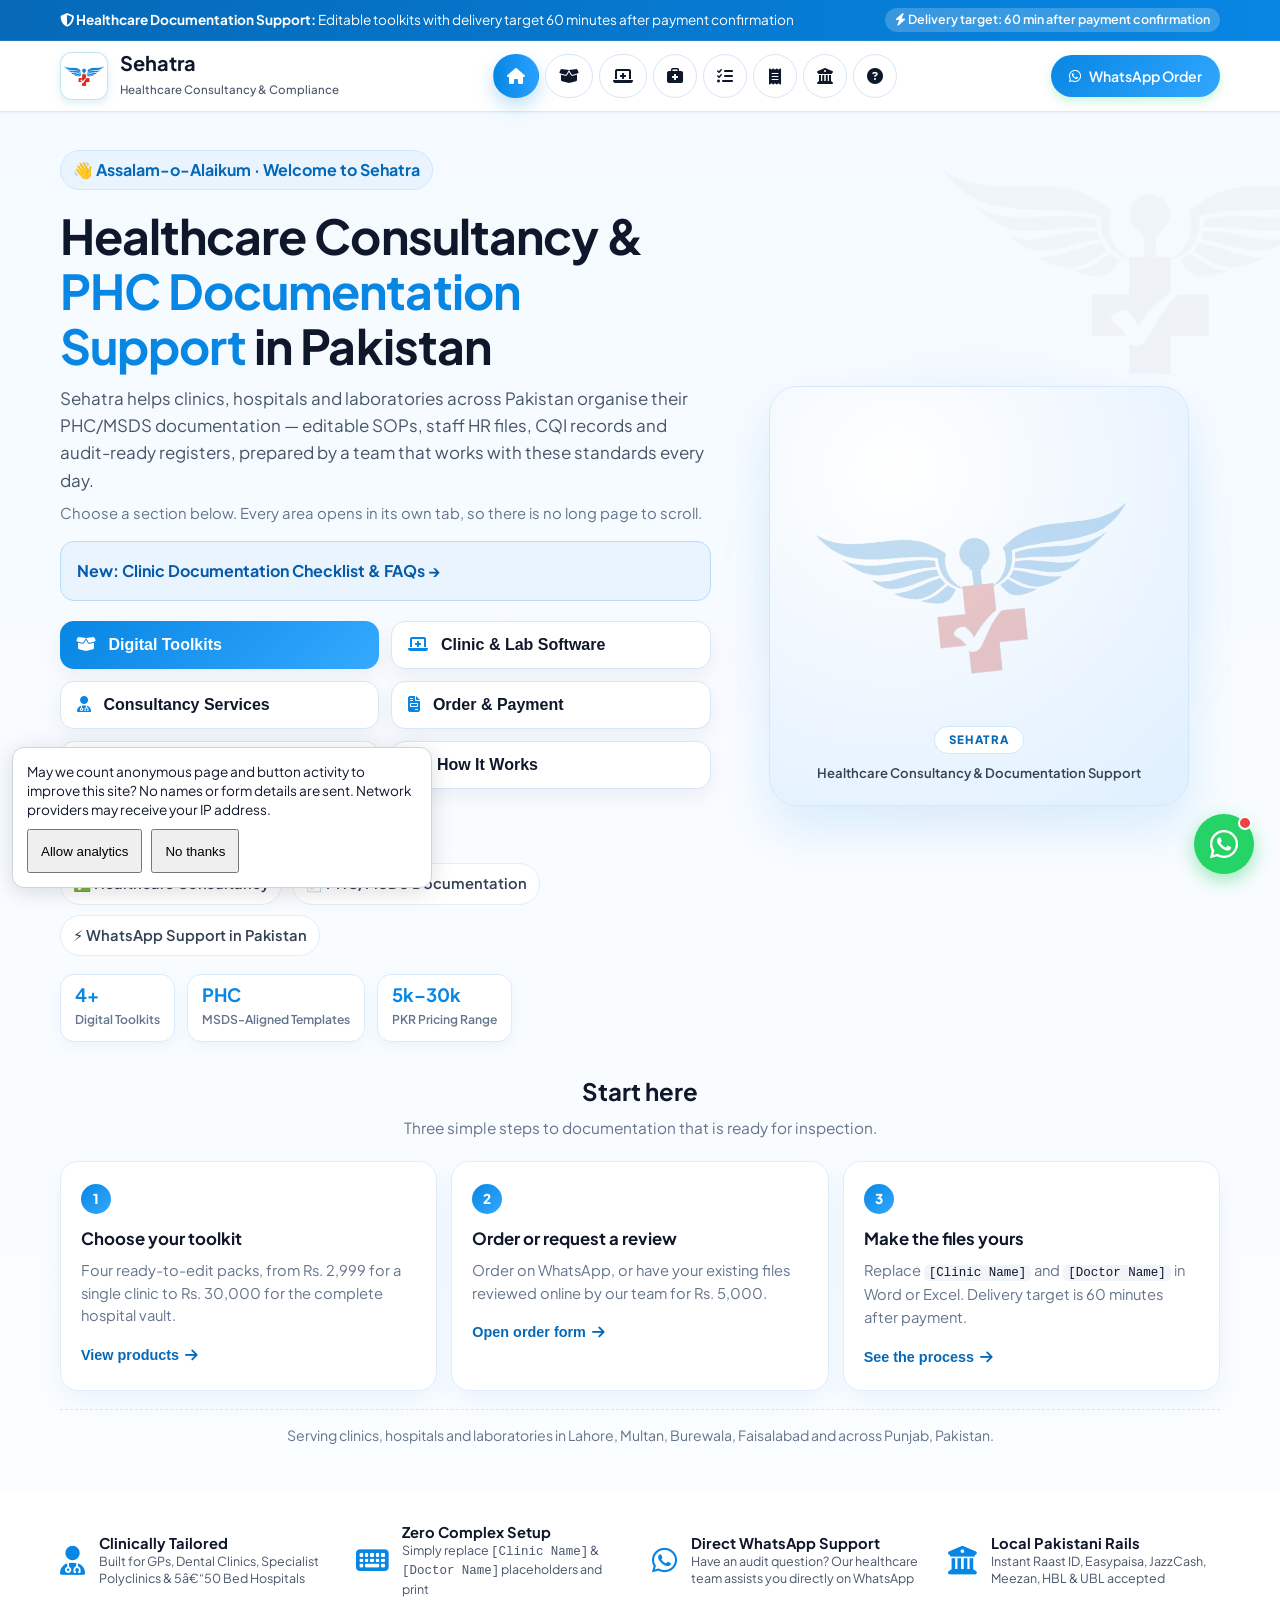
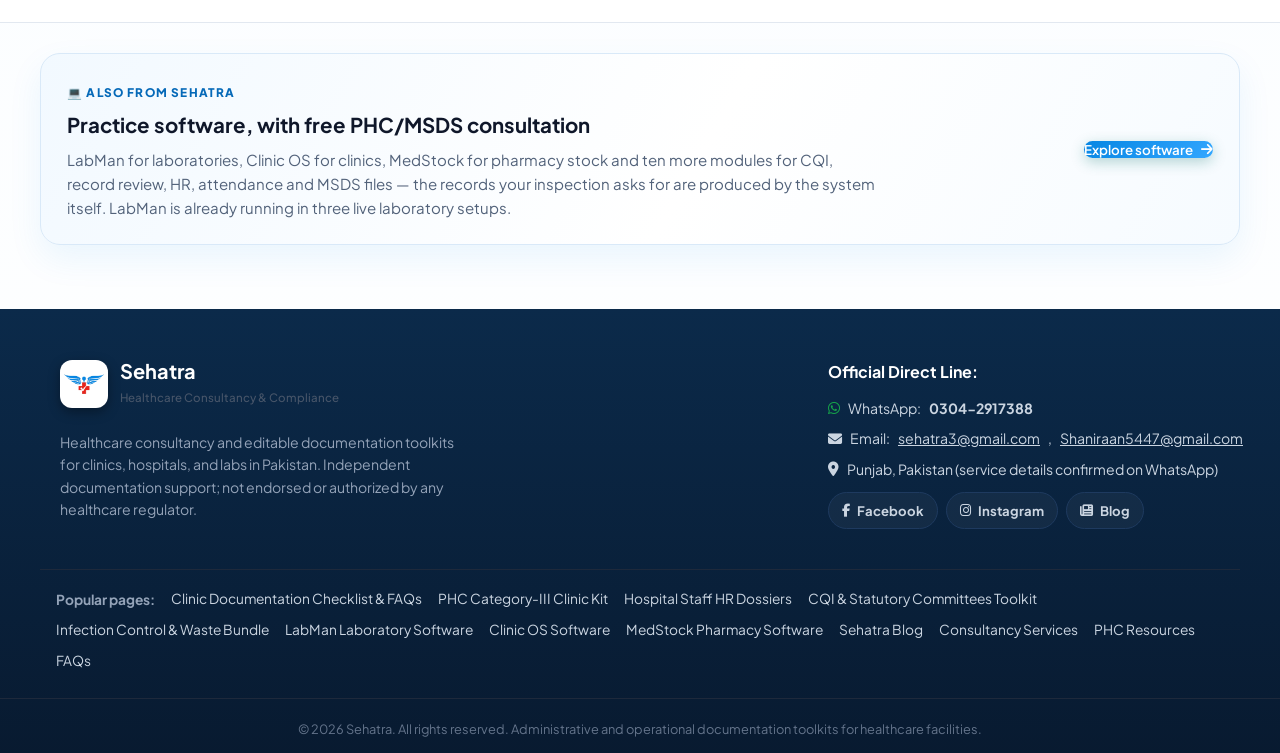
<file: index.html>
﻿<!DOCTYPE html>
<html lang="en">
<head>
    <meta charset="UTF-8">
    <meta name="viewport" content="width=device-width, initial-scale=1.0">
    <title>Sehatra | PHC Documentation, Consultancy &amp; Clinic Software</title>
    <meta name="description" content="Sehatra: PHC/MSDS documentation, audit guidance and practice software for Pakistani clinics, hospitals and labs — LabMan LIMS, Clinic OS and MedStock, with free PHC consultation.">
    <link rel="canonical" href="https://zeshanhaider1.github.io/sehatra/">
    <link rel="icon" type="image/png" href="sehatra-logo.png">
    <link rel="apple-touch-icon" href="sehatra-logo.png">
    <link rel="preconnect" href="https://cdnjs.cloudflare.com" crossorigin>

    <!-- Search Engine Optimization (SEO) Meta Tags -->
    <meta name="robots" content="index, follow, max-snippet:-1, max-image-preview:large, max-video-preview:-1">
    <meta name="keywords" content="healthcare consultancy Pakistan, healthcare consultant Punjab, hospital consultancy Pakistan, clinic consultancy, PHC documentation consultancy, PHC MSDS consultant, hospital audit guidance, healthcare compliance consultant, Sehatra, clinic documentation Pakistan, hospital HR files, CQI committee records, infection control logs, healthcare SOP templates, laboratory management software Pakistan, LIMS Pakistan, clinic management software Pakistan, pharmacy stock software, LabMan, Clinic OS">
    <meta name="author" content="Sehatra">
    <meta name="geo.region" content="PK-PB">
    <meta name="geo.placename" content="Punjab, Pakistan">

    <!-- Structured Data (JSON-LD) for Google Rich Snippets & Search Appearance -->
    <script type="application/ld+json">
    {
      "@context": "https://schema.org",
      "@graph": [
        {
          "@type": "Organization",
          "@id": "https://zeshanhaider1.github.io/sehatra/#organization",
          "name": "Sehatra",
          "url": "https://zeshanhaider1.github.io/sehatra/",
          "logo": {
            "@type": "ImageObject",
            "url": "https://zeshanhaider1.github.io/sehatra/sehatra-logo.png"
          },
          "contactPoint": {
            "@type": "ContactPoint",
            "telephone": "+92-304-2917388",
            "contactType": "customer service",
            "areaServed": "PK",
            "availableLanguage": ["English", "Urdu"]
          },
          "sameAs": [
            "https://www.facebook.com/112123161286133",
            "https://www.instagram.com/sehatra4/",
            "https://www.tiktok.com/@sehatrabyzeshanhaider"
          ]
        },
        {
          "@type": "WebSite",
          "@id": "https://zeshanhaider1.github.io/sehatra/#website",
          "url": "https://zeshanhaider1.github.io/sehatra/",
          "name": "Sehatra",
          "description": "Editable healthcare operations and documentation toolkits for clinics, hospitals and labs in Pakistan",
          "publisher": {
            "@id": "https://zeshanhaider1.github.io/sehatra/#organization"
          }
        },
        {
          "@type": "Product",
          "name": "PHC Category-III Clinic Compliance Starter Kit",
          "url": "https://zeshanhaider1.github.io/sehatra/phc-category-iii-clinic-kit.html",
          "description": "Complete operations SOP manual, 47-point audit checklist, and biomedical waste tracker for single-doctor clinics and dental practices.",
          "image": "https://zeshanhaider1.github.io/sehatra/sehatra-logo.png",
          "brand": {
            "@type": "Brand",
            "name": "Sehatra"
          },
          "offers": {
            "@type": "Offer",
            "url": "https://zeshanhaider1.github.io/sehatra/#products",
            "priceCurrency": "PKR",
            "price": "4999",
            "priceValidUntil": "2027-12-31",
            "availability": "https://schema.org/InStock",
            "seller": {
              "@id": "https://zeshanhaider1.github.io/sehatra/#organization"
            }
          }
        },
        {
          "@type": "Product",
          "name": "Clinic Infection Control & Biomedical Waste Bundle",
          "url": "https://zeshanhaider1.github.io/sehatra/infection-control-biomedical-waste-bundle.html",
          "description": "Autoclave logbooks, color-coded waste segregation registers, and needle-stick injury incident protocols.",
          "image": "https://zeshanhaider1.github.io/sehatra/sehatra-logo.png",
          "brand": {
            "@type": "Brand",
            "name": "Sehatra"
          },
          "offers": {
            "@type": "Offer",
            "url": "https://zeshanhaider1.github.io/sehatra/#products",
            "priceCurrency": "PKR",
            "price": "2999",
            "priceValidUntil": "2027-12-31",
            "availability": "https://schema.org/InStock",
            "seller": {
              "@id": "https://zeshanhaider1.github.io/sehatra/#organization"
            }
          }
        },
        {
          "@type": "Product",
          "name": "All-in-One Healthcare Operations & Hospital Accreditation Vault",
          "description": "Definitive master suite containing all 4 specialized toolkits covering every single administrative standard for clinics and hospitals.",
          "image": "https://zeshanhaider1.github.io/sehatra/sehatra-logo.png",
          "brand": {
            "@type": "Brand",
            "name": "Sehatra"
          },
          "offers": {
            "@type": "Offer",
            "url": "https://zeshanhaider1.github.io/sehatra/#products",
            "priceCurrency": "PKR",
            "price": "30000",
            "priceValidUntil": "2027-12-31",
            "availability": "https://schema.org/InStock",
            "seller": {
              "@id": "https://zeshanhaider1.github.io/sehatra/#organization"
            }
          }
        },
        {
          "@type": "Product",
          "name": "Hospital Staff HR Dossiers & Job Descriptions Pack",
          "url": "https://zeshanhaider1.github.io/sehatra/hospital-hr-dossiers.html",
          "description": "Editable staff master files, 16-cadre job descriptions, orientation manual, appraisal pack, and credentialing tracker for hospitals and clinics in Pakistan.",
          "image": "https://zeshanhaider1.github.io/sehatra/sehatra-logo.png",
          "brand": {"@type": "Brand", "name": "Sehatra"},
          "offers": {
            "@type": "Offer",
            "url": "https://zeshanhaider1.github.io/sehatra/hospital-hr-dossiers.html",
            "priceCurrency": "PKR",
            "price": "4999",
            "availability": "https://schema.org/InStock",
            "seller": {"@id": "https://zeshanhaider1.github.io/sehatra/#organization"}
          }
        },
        {
          "@type": "Product",
          "name": "Hospital CQI & Statutory Committees Toolkit",
          "url": "https://zeshanhaider1.github.io/sehatra/hospital-cqi-committees.html",
          "description": "Editable CQI notification-to-minutes sequence, KPI trackers, OTMC and HICC packs, and medical record review formats.",
          "image": "https://zeshanhaider1.github.io/sehatra/sehatra-logo.png",
          "brand": {"@type": "Brand", "name": "Sehatra"},
          "offers": {
            "@type": "Offer",
            "url": "https://zeshanhaider1.github.io/sehatra/hospital-cqi-committees.html",
            "priceCurrency": "PKR",
            "price": "6999",
            "availability": "https://schema.org/InStock",
            "seller": {"@id": "https://zeshanhaider1.github.io/sehatra/#organization"}
          }
        },
        {
          "@type": "FAQPage",
          "mainEntity": [
            {
              "@type": "Question",
              "name": "Are these templates aligned with Punjab Healthcare Commission (PHC) MSDS?",
              "acceptedAnswer": {
                "@type": "Answer",
                "text": "These templates are drafted to align with commonly referenced indicators in PHC Category-II/III MSDS and similar provincial standards. They are administrative tools to help organize documentation; inspection outcomes depend on your facility's actual implementation, records, and the regulator's review."
              }
            },
            {
              "@type": "Question",
              "name": "In what format are the files provided, and can we edit them?",
              "acceptedAnswer": {
                "@type": "Answer",
                "text": "All documents are provided in fully editable Microsoft Word (.docx) and Microsoft Excel (.xlsx) formats. Each document features clear placeholders like [Clinic Name] and [Doctor Name], allowing you to insert your clinic details, doctor registration numbers, and letterhead in minutes."
              }
            },
            {
              "@type": "Question",
              "name": "How quickly do we receive the files after payment?",
              "acceptedAnswer": {
                "@type": "Answer",
                "text": "Our delivery target is within 60 minutes after payment confirmation. Once your transfer screenshot is shared on WhatsApp, we send the Google Drive link and a compressed ZIP file. If there is any delay, we will update you on WhatsApp."
              }
            },
            {
              "@type": "Question",
              "name": "Can clinics and hospitals in Sindh (SHCC), KPK, or Islamabad (IHRA) use these toolkits?",
              "acceptedAnswer": {
                "@type": "Answer",
                "text": "Many operational areas (infection control, biomedical waste segregation, staff credentialing, and informed consent) are similar across provincial regulators such as SHCC, KP-HCC, and IHRA. However, requirements can vary by province, category, and facility type, so review and adapt the templates to your local regulator's current checklist."
              }
            },
            {
              "@type": "Question",
              "name": "Do you provide guidance if an inspector requests specific compliance registers?",
              "acceptedAnswer": {
                "@type": "Answer",
                "text": "Yes. Every kit includes a quick-start organization checklist, and our support desk is available on WhatsApp to guide you on how to fill, sign, and organize your files. We provide documentation support, not regulatory approval guarantees."
              }
            },
            {
              "@type": "Question",
              "name": "Does Sehatra provide healthcare consultancy services?",
              "acceptedAnswer": {
                "@type": "Answer",
                "text": "Yes. Sehatra provides healthcare consultancy and documentation support for clinics and hospitals in Pakistan, including Online Document Preview & Review (Rs. 5,000) and On-Visit Consultation & Audit Guidance (Rs. 15,000). Services focus on practical documentation guidance and record organization; regulatory approval is not guaranteed."
              }
            }
          ]
        },
        {
          "@type": "ProfessionalService",
          "@id": "https://zeshanhaider1.github.io/sehatra/#service",
          "name": "Sehatra Healthcare Consultancy",
          "url": "https://zeshanhaider1.github.io/sehatra/#services",
          "provider": {"@id": "https://zeshanhaider1.github.io/sehatra/#organization"},
          "areaServed": [
            {"@type": "Country", "name": "Pakistan"},
            {"@type": "AdministrativeArea", "name": "Punjab"},
            {"@type": "City", "name": "Lahore"},
            {"@type": "City", "name": "Multan"},
            {"@type": "City", "name": "Burewala"},
            {"@type": "City", "name": "Faisalabad"},
            {"@type": "City", "name": "Islamabad"}
          ],
          "telephone": "+92-304-2917388",
          "priceRange": "PKR 2,999 - PKR 30,000",
          "address": {
            "@type": "PostalAddress",
            "addressLocality": "Burewala",
            "addressRegion": "Punjab",
            "addressCountry": "PK"
          },
          "serviceType": ["Healthcare consultancy", "PHC documentation support", "Hospital audit guidance", "Clinic compliance documentation"],
          "description": "Healthcare consultancy and documentation support for clinics and hospitals in Pakistan, including online document review and on-visit audit guidance.",
          "hasOfferCatalog": {
            "@type": "OfferCatalog",
            "name": "Healthcare Consultancy Services",
            "itemListElement": [
              {
                "@type": "Offer",
                "itemOffered": {"@type": "Service", "name": "Online Document Preview & Review"},
                "price": "5000",
                "priceCurrency": "PKR"
              },
              {
                "@type": "Offer",
                "itemOffered": {"@type": "Service", "name": "On-Visit Consultation & Audit Guidance"},
                "price": "15000",
                "priceCurrency": "PKR"
              }
            ]
          }
        }
,
        {
          "@type": "BreadcrumbList",
          "@id": "https://zeshanhaider1.github.io/sehatra/#breadcrumb",
          "itemListElement": [
            {"@type": "ListItem", "position": 1, "name": "Home", "item": "https://zeshanhaider1.github.io/sehatra/"},
            {"@type": "ListItem", "position": 2, "name": "Digital Toolkits", "item": "https://zeshanhaider1.github.io/sehatra/#products"},
            {"@type": "ListItem", "position": 3, "name": "Consultancy Services", "item": "https://zeshanhaider1.github.io/sehatra/#services"},
            {"@type": "ListItem", "position": 4, "name": "Order & Payment", "item": "https://zeshanhaider1.github.io/sehatra/#order-form-section"}
          ]
        },
        {
          "@type": "HowTo",
          "@id": "https://zeshanhaider1.github.io/sehatra/#howto-order",
          "name": "How to order a Sehatra healthcare documentation toolkit",
          "description": "Order an editable PHC/MSDS documentation toolkit from Sehatra in three steps using local Pakistani payment methods.",
          "totalTime": "PT60M",
          "estimatedCost": {"@type": "MonetaryAmount", "currency": "PKR", "value": "2999"},
          "step": [
            {
              "@type": "HowToStep",
              "position": 1,
              "name": "Select toolkit and submit details",
              "text": "Choose the toolkit or consultancy service you need and send your clinic details on WhatsApp or through the online order form.",
              "url": "https://zeshanhaider1.github.io/sehatra/#products"
            },
            {
              "@type": "HowToStep",
              "position": 2,
              "name": "Transfer payment through local rails",
              "text": "Pay via Raast ID, Easypaisa, JazzCash, Meezan, HBL or UBL bank transfer, then share the payment screenshot on WhatsApp.",
              "url": "https://zeshanhaider1.github.io/sehatra/#order-form-section"
            },
            {
              "@type": "HowToStep",
              "position": 3,
              "name": "Receive editable files",
              "text": "Receive a Google Drive link and a compressed ZIP with editable Word and Excel files, with a delivery target of 60 minutes after payment confirmation.",
              "url": "https://zeshanhaider1.github.io/sehatra/#how-it-works"
            }
          ]
        }
,
        {
          "@type": "SoftwareApplication",
          "@id": "https://zeshanhaider1.github.io/sehatra/labman-lims.html#software",
          "name": "LabMan — Laboratory Management System",
          "url": "https://zeshanhaider1.github.io/sehatra/labman-lims.html",
          "description": "Laboratory information management system for Pakistani diagnostic labs: patient registration, barcoded samples, verified results, branded PDF reports, quality control, inventory, billing and audit trail.",
          "applicationCategory": "HealthApplication",
          "operatingSystem": "Windows 10, Windows 11, Linux",
          "featureList": [
            "Patient registration and MRN",
            "Barcoded sample collection and receiving",
            "Result entry, verification and critical-value alerts",
            "Branded PDF report generation",
            "Quality control with Levy-Jennings charts",
            "Inventory, purchase orders and financial reports",
            "Role-based users and audit trail"
          ],
          "publisher": {"@id": "https://zeshanhaider1.github.io/sehatra/#organization"}
        },
        {
          "@type": "SoftwareApplication",
          "@id": "https://zeshanhaider1.github.io/sehatra/clinic-os.html#software",
          "name": "Clinic OS — Clinic and OPD Management",
          "url": "https://zeshanhaider1.github.io/sehatra/clinic-os.html",
          "description": "Clinic management software for Pakistani OPDs: reception and appointments, patient registration, invoicing, staff attendance and doctor panels, with English and Urdu interface and offline operation.",
          "applicationCategory": "HealthApplication",
          "operatingSystem": "Windows 10, Windows 11",
          "featureList": [
            "Reception queue and appointment scheduling",
            "Patient registration with unique IDs",
            "Invoicing, discounts and daily income summary",
            "Staff attendance and salary records",
            "Doctor panels and OPD load",
            "Offline operation with backup and restore",
            "English and Urdu interface"
          ],
          "publisher": {"@id": "https://zeshanhaider1.github.io/sehatra/#organization"}
        },
        {
          "@type": "SoftwareApplication",
          "@id": "https://zeshanhaider1.github.io/sehatra/medstock-pharmacy-stock.html#software",
          "name": "MedStock — Pharmacy and Store Stock Control",
          "url": "https://zeshanhaider1.github.io/sehatra/medstock-pharmacy-stock.html",
          "description": "Pharmacy and hospital store stock software for Pakistan: batch and expiry tracking, supplier records, issue records, stock value dashboard and printable stock reports for inspection.",
          "applicationCategory": "BusinessApplication",
          "operatingSystem": "Windows 10, Windows 11",
          "featureList": [
            "Batch and expiry-aware stock register",
            "Supplier records",
            "Issue records for pharmacy and wards",
            "Stock value and movement dashboard",
            "Printable stock reports"
          ],
          "publisher": {"@id": "https://zeshanhaider1.github.io/sehatra/#organization"}
        }
      ]
    }
    </script>
    
    <!-- Open Graph / Facebook -->
    <meta property="og:type" content="website">
    <meta property="og:site_name" content="Sehatra">
    <meta property="og:title" content="Sehatra - Healthcare Consultancy &amp; PHC Documentation Services in Pakistan">
    <meta property="og:description" content="Healthcare consultancy in Pakistan: online document review, on-visit audit guidance, and editable PHC/MSDS documentation toolkits for clinics, hospitals &amp; labs.">
    <meta property="og:url" content="https://zeshanhaider1.github.io/sehatra/">
    <meta property="og:locale" content="en_PK">
    <meta property="og:image" content="https://zeshanhaider1.github.io/sehatra/og-image.png">
    <meta property="og:image:secure_url" content="https://zeshanhaider1.github.io/sehatra/og-image.png">
    <meta property="og:image:type" content="image/png">
    <meta property="og:image:width" content="1200">
    <meta property="og:image:height" content="630">
    <meta property="og:image:alt" content="Sehatra — healthcare consultancy and PHC documentation support in Pakistan">
    
    <!-- Twitter -->
    <meta name="twitter:card" content="summary_large_image">
    <meta name="twitter:title" content="Sehatra - Healthcare Consultancy &amp; Documentation Services in Pakistan">
    <meta name="twitter:description" content="Healthcare consultancy in Pakistan: document review, on-visit audit guidance, and editable PHC/MSDS toolkits for clinics &amp; hospitals.">
    <meta name="twitter:image" content="https://zeshanhaider1.github.io/sehatra/og-image.png">
    <meta name="twitter:image:alt" content="Sehatra — healthcare consultancy and PHC documentation support in Pakistan">
    
    <!-- Google Fonts -->
    <link rel="preconnect" href="https://fonts.googleapis.com">
    <link rel="preconnect" href="https://fonts.gstatic.com" crossorigin>
    <link href="https://fonts.googleapis.com/css2?family=Plus+Jakarta+Sans:wght@400;500;600;700;800&display=swap" rel="stylesheet">
    
    <!-- FontAwesome Icons -->
    <link rel="stylesheet" href="https://cdnjs.cloudflare.com/ajax/libs/font-awesome/6.4.0/css/all.min.css">
    <link rel="stylesheet" href="styles.css">
    
    <style>
        .order-policy {
            list-style: none;
            margin: 1.25rem 0 0;
            padding: 1rem 1.1rem;
            border: 1px solid #d8e6e2;
            border-radius: 12px;
            background: #f4fbf9;
            font-size: .86rem;
            line-height: 1.55;
            color: #2c4a44;
        }
        .order-policy li {
            display: flex;
            gap: .55rem;
            align-items: flex-start;
            margin: 0 0 .5rem;
        }
        .order-policy li:last-child { margin-bottom: 0; }
        .order-policy i { color: #0f9b8e; margin-top: .2rem; }
        .hp-field {
            position: absolute !important;
            left: -9999px !important;
            width: 1px;
            height: 1px;
            opacity: 0;
            pointer-events: none;
        }
        .order-id-line {
            margin: .9rem 0 0;
            font-size: .8rem;
            letter-spacing: .04em;
            text-transform: uppercase;
            color: #5b7a74;
        }
        .order-id-line strong { color: #0f766e; letter-spacing: .02em; }
    </style>
    <meta name="theme-color" content="#0786E3">
</head>
<body>

    <!-- TOP ANNOUNCEMENT BAR -->
    <div class="top-bar">
        <div class="container top-bar-content">
            <span><i class="fa-solid fa-shield-halved"></i> <strong>Healthcare Documentation Support:</strong> Editable toolkits with delivery target 60 minutes after payment confirmation</span>
            <span class="delivery-badge"><i class="fa-solid fa-bolt"></i> Delivery target: 60 min after payment confirmation</span>
        </div>
    </div>

    <!-- NAVIGATION -->
    <nav class="navbar">
        <div class="container nav-container">
            <a href="#" class="brand">
                <div class="brand-logo-wrap">
                    <img src="sehatra-logo.png" alt="Sehatra Logo" class="brand-logo-img">
                </div>
                <div class="brand-text">
                    <span class="brand-title">Sehatra</span>
                    <span class="brand-sub">Healthcare Consultancy &amp; Compliance</span>
                </div>
            </a>
            <div class="nav-links tab-nav" role="tablist" aria-label="Site sections">
                    <button class="tab-link active" data-tab="home" role="tab" aria-label="Home" aria-selected="true"><i class="fa-solid fa-house"></i><span class="tab-label">Home</span></button>
                    <button class="tab-link" data-tab="products" role="tab" aria-label="Products" aria-selected="false"><i class="fa-solid fa-box-open"></i><span class="tab-label">Products</span></button>
                <button class="tab-link" data-tab="software" role="tab" aria-label="Software" aria-selected="false"><i class="fa-solid fa-laptop-medical"></i><span class="tab-label">Software</span></button>
                    <button class="tab-link" data-tab="services" role="tab" aria-label="Services" aria-selected="false"><i class="fa-solid fa-briefcase-medical"></i><span class="tab-label">Services</span></button>
                    <button class="tab-link" data-tab="how" role="tab" aria-label="How It Works" aria-selected="false"><i class="fa-solid fa-list-check"></i><span class="tab-label">How It Works</span></button>
                    <button class="tab-link" data-tab="order" role="tab" aria-label="Order and Payment" aria-selected="false"><i class="fa-solid fa-receipt"></i><span class="tab-label">Order &amp; Payment</span></button>
                    <button class="tab-link" data-tab="phc" role="tab" aria-label="PHC Resources" aria-selected="false"><i class="fa-solid fa-building-columns"></i><span class="tab-label">PHC Resources</span></button>
                    <button class="tab-link" data-tab="faq" role="tab" aria-label="FAQs" aria-selected="false"><i class="fa-solid fa-circle-question"></i><span class="tab-label">FAQs</span></button>
                </div>
            <div class="nav-cta">
                <a href="https://wa.me/923042917388?text=Hello%20Sehatra%2C%20I%20would%20like%20to%20order%20the%20PHC%20compliance%20toolkit." target="_blank" class="btn btn-wa-nav"><i class="fa-brands fa-whatsapp"></i> <span class="wa-label">WhatsApp Order</span></a>
            </div>
        </div>
    </nav>



<main class="app-main">

    <!-- WELCOME DASHBOARD -->
    <section id="home-panel" class="tab-panel active" data-panel="home">
      <div class="welcome-dashboard"><img src="sehatra-logo.png" alt="" aria-hidden="true" class="welcome-bg-watermark" loading="lazy" decoding="async">
        <div class="container">
          <div class="welcome-grid">
            <div class="welcome-copy reveal in-view">
              <span class="welcome-kicker">👋 Assalam-o-Alaikum &middot; Welcome to Sehatra</span>
              <h1>Healthcare Consultancy &amp; <span class="brand-accent">PHC Documentation Support</span> in Pakistan</h1>
              <p class="welcome-lead">Sehatra helps clinics, hospitals and laboratories across Pakistan organise their PHC/MSDS documentation &mdash; editable SOPs, staff HR files, CQI records and audit-ready registers, prepared by a team that works with these standards every day.</p>
              <p class="welcome-note">Choose a section below. Every area opens in its own tab, so there is no long page to scroll.</p>
              <a href="phc-clinic-documentation-checklist.html" style="display:block;background:#eaf4ff;border:1px solid #b8dcfa;border-radius:14px;padding:16px;margin:16px 0;color:#075caa;font-weight:700;text-decoration:none">New: Clinic Documentation Checklist &amp; FAQs →</a>
              <div class="dashboard-actions">
                <button class="dash-btn primary" data-tab="products"><i class="fa-solid fa-box-open"></i> Digital Toolkits</button>
                <button class="dash-btn" data-tab="software"><i class="fa-solid fa-laptop-medical"></i> Clinic &amp; Lab Software</button>
                <button class="dash-btn" data-tab="services"><i class="fa-solid fa-user-doctor"></i> Consultancy Services</button>
                <button class="dash-btn" data-tab="order"><i class="fa-solid fa-file-invoice"></i> Order &amp; Payment</button>
                <button class="dash-btn" data-tab="phc"><i class="fa-solid fa-building-columns"></i> PHC Resources</button>
                <button class="dash-btn" data-tab="how"><i class="fa-solid fa-list-check"></i> How It Works</button>
                <button class="dash-btn" data-tab="faq"><i class="fa-solid fa-circle-question"></i> FAQs</button>
              </div>
              <div class="welcome-highlights">
                <span>✅ Healthcare Consultancy</span>
                <span>📄 PHC/MSDS Documentation</span>
                <span>⚡ WhatsApp Support in Pakistan</span>
              </div>
              <div class="welcome-stats">
                <div class="stat"><strong>4+</strong><span>Digital Toolkits</span></div>
                <div class="stat"><strong>PHC</strong><span>MSDS-Aligned Templates</span></div>
                <div class="stat"><strong>5k&ndash;30k</strong><span>PKR Pricing Range</span></div>
              </div>
            </div>
            <div class="welcome-watermark reveal in-view">
              <div class="watermark-frame">
                <span class="wm-spark wm-spark-1" aria-hidden="true"></span>
                <span class="wm-spark wm-spark-2" aria-hidden="true"></span>
                <span class="wm-spark wm-spark-3" aria-hidden="true"></span>
                <img src="sehatra-logo.png" alt="Sehatra healthcare consultancy logo" class="watermark-logo" loading="lazy" decoding="async">
                <div class="watermark-caption">
                  <span class="watermark-pill">SEHATRA</span>
                  <p>Healthcare Consultancy &amp; Documentation Support</p>
                </div>
              </div>
            </div>
          </div>

          <!-- WELCOME QUICK START -->
          <div class="welcome-steps reveal in-view">
            <div class="welcome-steps-head">
              <h2>Start here</h2>
              <p>Three simple steps to documentation that is ready for inspection.</p>
            </div>
            <div class="ws-grid">
              <article class="ws-card">
                <span class="ws-num">1</span>
                <h3>Choose your toolkit</h3>
                <p>Four ready-to-edit packs, from Rs. 2,999 for a single clinic to Rs. 30,000 for the complete hospital vault.</p>
                <button class="ws-link" data-switch-tab data-tab="products">View products <i class="fa-solid fa-arrow-right"></i></button>
              </article>
              <article class="ws-card">
                <span class="ws-num">2</span>
                <h3>Order or request a review</h3>
                <p>Order on WhatsApp, or have your existing files reviewed online by our team for Rs. 5,000.</p>
                <button class="ws-link" data-switch-tab data-tab="order">Open order form <i class="fa-solid fa-arrow-right"></i></button>
              </article>
              <article class="ws-card">
                <span class="ws-num">3</span>
                <h3>Make the files yours</h3>
                <p>Replace <code>[Clinic Name]</code> and <code>[Doctor Name]</code> in Word or Excel. Delivery target is 60 minutes after payment.</p>
                <button class="ws-link" data-switch-tab data-tab="how">See the process <i class="fa-solid fa-arrow-right"></i></button>
              </article>
            </div>
            <p class="welcome-areas">Serving clinics, hospitals and laboratories in Lahore, Multan, Burewala, Faisalabad and across Punjab, Pakistan.</p>
          </div>
        </div>
      </div>
          <!-- TRUST STRIP -->
    <section class="trust-strip">
        <div class="container trust-grid">
            <div class="trust-box reveal">
                <i class="fa-solid fa-user-doctor"></i>
                <div>
                    <h4>Clinically Tailored</h4>
                    <p>Built for GPs, Dental Clinics, Specialist Polyclinics &amp; 5â€“50 Bed Hospitals</p>
                </div>
            </div>
            <div class="trust-box reveal">
                <i class="fa-solid fa-keyboard"></i>
                <div>
                    <h4>Zero Complex Setup</h4>
                    <p>Simply replace <code>[Clinic Name]</code> &amp; <code>[Doctor Name]</code> placeholders and print</p>
                </div>
            </div>
            <div class="trust-box reveal">
                <i class="fa-brands fa-whatsapp text-green"></i>
                <div>
                    <h4>Direct WhatsApp Support</h4>
                    <p>Have an audit question? Our healthcare team assists you directly on WhatsApp</p>
                </div>
            </div>
            <div class="trust-box reveal">
                <i class="fa-solid fa-building-columns"></i>
                <div>
                    <h4>Local Pakistani Rails</h4>
                    <p>Instant Raast ID, Easypaisa, JazzCash, Meezan, HBL &amp; UBL accepted</p>
                </div>
            </div>
        </div>
    </section>



    <!-- SOFTWARE TEASER -->
    <section class="sw-teaser">
      <div class="container sw-teaser-inner">
        <div class="sw-teaser-copy">
          <span class="sw-teaser-tag">💻 Also from Sehatra</span>
          <h2>Practice software, with free PHC/MSDS consultation</h2>
          <p>LabMan for laboratories, Clinic OS for clinics, MedStock for pharmacy stock and ten more modules for CQI, record review, HR, attendance and MSDS files — the records your inspection asks for are produced by the system itself. LabMan is already running in three live laboratory setups.</p>
        </div>
        <button class="btn btn-primary sw-teaser-btn" data-switch-tab data-tab="software">Explore software <i class="fa-solid fa-arrow-right"></i></button>
      </div>
    </section>
    </section>

<section id="software-panel" class="tab-panel" data-panel="software">
    <!-- SOFTWARE SECTION -->
    <section id="software" class="software-section">
        <div class="container">
            <div class="section-header text-center reveal">
                <span class="section-tag">💻 Clinic &amp; Laboratory Software</span>
                <h2 class="section-title">Software That Produces Your Registers, Not Just Stores Them</h2>
                <p class="section-desc">Sehatra builds and supports the software behind the paperwork — patient records, laboratory reports, pharmacy stock and staff registers generated, verified and archived inside the system, so your team never rebuilds them the night before an inspection.</p>
            </div>

            <div class="sw-grid">

                <article class="sw-card reveal">
                    <div class="sw-top">
                        <span class="sw-pill">Laboratory Information System</span>
                        <h3>LabMan <span class="sw-name-sub">LIMS</span></h3>
                        <p class="sw-lead">A complete laboratory system that runs on an ordinary Windows PC or your clinic network — patients, test catalog, barcoded samples, verified results, branded PDF reports and a full audit trail.</p>
                    </div>
                    <ul class="sw-list">
                        <li><i class="fa-solid fa-check"></i> Patient registration with MRN and referring doctor</li>
                        <li><i class="fa-solid fa-check"></i> Barcoded sample collection, receiving and rejection log</li>
                        <li><i class="fa-solid fa-check"></i> Result entry, pathologist verification and critical-value alerts</li>
                        <li><i class="fa-solid fa-check"></i> Branded PDF reports with lab logo, watermark and delivery tracking</li>
                        <li><i class="fa-solid fa-check"></i> Quality control with Levy–Jennings charts, analyser and calibration records</li>
                        <li><i class="fa-solid fa-check"></i> Inventory, purchase orders, expenses, daily cash and profit &amp; loss</li>
                        <li><i class="fa-solid fa-check"></i> Role-based users, audit trail and turnaround-time monitoring</li>
                    </ul>
                    <p class="sw-proof"><i class="fa-solid fa-circle-check"></i> Running in three live laboratory setups today.</p>
                    <div class="sw-actions">
                        <a class="btn btn-primary" href="labman-lims.html">LabMan details</a>
                        <a class="btn btn-outline-card" href="https://wa.me/923042917388?text=Hello%20Sehatra%2C%20I%20would%20like%20a%20demo%20of%20LabMan%20laboratory%20software." target="_blank" rel="noopener"><i class="fa-brands fa-whatsapp"></i> Book a demo</a>
                    </div>
                </article>

                <article class="sw-card reveal">
                    <div class="sw-top">
                        <span class="sw-pill">Clinic &amp; OPD Management</span>
                        <h3>Clinic OS</h3>
                        <p class="sw-lead">Reception, appointments, patient registration, billing, staff attendance and doctor panels on one screen — fast enough for a busy OPD and simple enough for staff with no computer background.</p>
                    </div>
                    <ul class="sw-list">
                        <li><i class="fa-solid fa-check"></i> Reception queue, check-in and appointment scheduling</li>
                        <li><i class="fa-solid fa-check"></i> Patient registration with unique IDs and visit history</li>
                        <li><i class="fa-solid fa-check"></i> Invoicing with discounts and a daily income summary</li>
                        <li><i class="fa-solid fa-check"></i> Staff attendance, duty and salary records</li>
                        <li><i class="fa-solid fa-check"></i> Doctor panels, specialisations and OPD load</li>
                        <li><i class="fa-solid fa-check"></i> Works offline on one PC or across the clinic network</li>
                        <li><i class="fa-solid fa-check"></i> English and Urdu interface, one-click backup and restore</li>
                    </ul>
                    <p class="sw-proof"><i class="fa-solid fa-circle-check"></i> Built for single-doctor clinics through to multi-doctor polyclinics.</p>
                    <div class="sw-actions">
                        <a class="btn btn-primary" href="clinic-os.html">Clinic OS details</a>
                        <a class="btn btn-outline-card" href="https://wa.me/923042917388?text=Hello%20Sehatra%2C%20I%20would%20like%20a%20demo%20of%20Clinic%20OS%20clinic%20software." target="_blank" rel="noopener"><i class="fa-brands fa-whatsapp"></i> Book a demo</a>
                    </div>
                </article>

                <article class="sw-card reveal">
                    <div class="sw-top">
                        <span class="sw-pill">Pharmacy &amp; Store Stock</span>
                        <h3>MedStock</h3>
                        <p class="sw-lead">A stock register that knows what is on the shelf, what is expiring and what has to be reordered — the pharmacy and store evidence an inspection asks for, without a paper register.</p>
                    </div>
                    <ul class="sw-list">
                        <li><i class="fa-solid fa-check"></i> Batch and expiry-aware stock register</li>
                        <li><i class="fa-solid fa-check"></i> Supplier records and purchase entries</li>
                        <li><i class="fa-solid fa-check"></i> Issue records for pharmacy counter, OPD and wards</li>
                        <li><i class="fa-solid fa-check"></i> Stock value and movement dashboard</li>
                        <li><i class="fa-solid fa-check"></i> Printable and exportable stock reports for inspection</li>
                        <li><i class="fa-solid fa-check"></i> Runs on a single PC with no server required</li>
                    </ul>
                    <p class="sw-proof"><i class="fa-solid fa-circle-check"></i> Suits hospital stores, pharmacies and clinic dispensaries.</p>
                    <div class="sw-actions">
                        <a class="btn btn-primary" href="medstock-pharmacy-stock.html">MedStock details</a>
                        <a class="btn btn-outline-card" href="https://wa.me/923042917388?text=Hello%20Sehatra%2C%20I%20would%20like%20a%20demo%20of%20MedStock%20pharmacy%20stock%20software." target="_blank" rel="noopener"><i class="fa-brands fa-whatsapp"></i> Book a demo</a>
                    </div>
                </article>

            </div>

            <!-- MORE MODULES -->
            <div class="sw-more reveal">
                <div class="sw-more-head">
                    <h3>The rest of the Sehatra software suite</h3>
                    <p>Built for the records a healthcare facility actually keeps — installed, configured and staff-trained by our team, with the facility's size and inspection file in mind.</p>
                </div>
                <div class="sw-more-grid">
                    <article class="sw-mini">
                        <h4><i class="fa-solid fa-chart-line"></i> CQI Committee System</h4>
                        <p>CQI notification, monitoring format, monitoring report, minutes of meeting and attendance sheet generated from one place.</p>
                    </article>
                    <article class="sw-mini">
                        <h4><i class="fa-solid fa-folder-open"></i> Medical Record Review System</h4>
                        <p>Record review notifications, checking formats, deficiency reports and committee minutes, kept as a dated file instead of loose papers.</p>
                    </article>
                    <article class="sw-mini">
                        <h4><i class="fa-solid fa-clipboard-check"></i> MSDS Compliance File System</h4>
                        <p>Standard-wise evidence, document status and progress dashboards for a PHC/MSDS compliance file that is always ready to show.</p>
                    </article>
                    <article class="sw-mini">
                        <h4><i class="fa-solid fa-user-shield"></i> Staff Compliance &amp; Training Tracker</h4>
                        <p>Training matrix with due dates and a completion dashboard, so staff compliance records never go stale.</p>
                    </article>
                    <article class="sw-mini">
                        <h4><i class="fa-solid fa-building"></i> Hospital Management System</h4>
                        <p>Admissions, bed and ward status, OPD and IPD billing, and discharge paperwork in one hospital-wide system.</p>
                    </article>
                    <article class="sw-mini">
                        <h4><i class="fa-solid fa-file-invoice-dollar"></i> Medical Billing &amp; Invoicing</h4>
                        <p>Service invoices, receipts and daily collection summaries for a billing counter that has to reconcile every evening.</p>
                    </article>
                    <article class="sw-mini">
                        <h4><i class="fa-solid fa-qrcode"></i> QR Attendance System</h4>
                        <p>QR-based staff attendance that records arrival and departure, with monthly summaries ready for the HR file.</p>
                    </article>
                    <article class="sw-mini">
                        <h4><i class="fa-solid fa-id-card"></i> Staff ID Badge Generator</h4>
                        <p>Bulk staff ID cards with designation, department, photo and validity — laid out and print-ready in minutes.</p>
                    </article>
                    <article class="sw-mini">
                        <h4><i class="fa-solid fa-user-tie"></i> Appraisal Generator</h4>
                        <p>Appraisal policy, staff hierarchy and generated appraisal forms per employee, signed and filed with the HR dossier.</p>
                    </article>
                    <article class="sw-mini">
                        <h4><i class="fa-solid fa-users-gear"></i> HR File Generator</h4>
                        <p>Produces the full staff file set — appointment letter, joining report, job description and appraisal — from one staff list.</p>
                    </article>
                </div>
                <p class="sw-more-note">Every module is set up around your existing registers and formats. Tell us which records your facility struggles with and we will show the matching module in a short WhatsApp demo.</p>
            </div>

            <div class="sw-free reveal">
                <div class="sw-free-badge">Free</div>
                <div class="sw-free-text">
                    <h3>Free PHC/MSDS consultation with LabMan and Clinic OS</h3>
                    <p>Every LabMan, Clinic OS or suite installation includes a free PHC/MSDS documentation consultation from our team — register formats, record retention, staff files, CQI notes and the records an inspection asks for. We configure the software around those requirements, and the consultation is not charged separately.</p>
                </div>
                <a class="btn btn-wa-card" href="https://wa.me/923042917388?text=Hello%20Sehatra%2C%20I%20would%20like%20details%20of%20the%20free%20PHC%2FMSDS%20consultation%20with%20LabMan%20or%20Clinic%20OS." target="_blank" rel="noopener"><i class="fa-brands fa-whatsapp"></i> Ask about it</a>
            </div>

            <p class="sw-note">More guides, official forms and project updates are published on the <a href="https://sehatraofficial.blogspot.com/" target="_blank" rel="noopener">Sehatra blog</a>. Software pricing is quoted per facility — by users, branches and modules — with installation, staff training and existing-data import included. Sehatra software is independent and is not affiliated with, or endorsed by, the Punjab Healthcare Commission.</p>
        </div>
    </section>
</section>

<section id="products-panel" class="tab-panel" data-panel="products">    <!-- PRODUCTS SECTION -->
    <section id="products" class="products-section">
        <div class="container">
            <div class="section-header text-center reveal">
                <span class="section-tag">📦 Compliance &amp; Operations Toolkits</span>
                <h2 class="section-title">Select the Perfect Toolkit for Your Medical Facility</h2>
                <p class="section-desc">All templates are provided in unlocked Microsoft Word (.docx) and Excel (.xlsx) formats so you can adapt them to your clinic branding, doctor credentials, and letterhead. Official approval depends on each facility's implementation and the regulator's review.</p>
            </div>

            <div class="products-grid">

                <!-- PRODUCT 1 (HERO) -->
                <div class="product-card featured-border reveal">
                    <div class="popular-ribbon">Most Popular</div>
                    <div class="card-top">
                        <span class="category-pill">For GP Clinics, Polyclinics &amp; Dental OPDs</span>
                        <h3 class="product-name"><a href="phc-category-iii-clinic-kit.html">PHC Category-III Clinic Compliance Starter Kit</a></h3>
                        <p class="product-summary">Editable Word SOPs and an MSDS self-audit checklist for GP and family physician clinics in Punjab.</p>
                        <div class="pricing-block">
                            <span class="current-price">Rs. 4,999</span>
                            <span class="old-price">Rs. 15,000</span>
                            <span class="discount-badge">SAVE 66%</span>
                        </div>
                    </div>
                    <div class="deliverables-list">
                        <h4>Included Master Deliverables:</h4>
                        <ul>
                            <li><i class="fa-solid fa-check text-green"></i> <strong>Complete SOPs Manual:</strong> 18 Standards Category-III Operations SOP (.docx)</li>
                            <li><i class="fa-solid fa-check text-green"></i> <strong>Inspection Checklist:</strong> 47-Point MSDS Readiness Self-Audit Tool (.docx)</li>
                            <li><i class="fa-solid fa-check text-green"></i> <strong>MSDS Compliance Matrix:</strong> Standard-wise evidence &amp; document tracker (.docx)</li>
                            <li><i class="fa-solid fa-check text-green"></i> <strong>Weekly Clinic Scorecard:</strong> Hygiene, sterilization, and OPD scorecard (.docx)</li>
                            <li><i class="fa-solid fa-check text-green"></i> <strong>Infection Control &amp; Waste:</strong> Daily biomedical waste disposal register (.docx)</li>
                            <li><i class="fa-solid fa-check text-green"></i> <strong>Bilingual Patient Charter:</strong> Print-ready Patient Rights &amp; Responsibilities (.pdf)</li>
                        </ul>
                    </div>
                    <div class="card-actions">
                        <a href="https://wa.me/923042917388?text=Hello%20Sehatra%2C%20I%20want%20to%20order%20Product%201%20(PHC%20Category-III%20Clinic%20Kit%20-%20Rs.%204%2C999)." target="_blank" class="btn btn-wa-card">
                            <i class="fa-brands fa-whatsapp"></i> Order via WhatsApp (Rs. 4,999)
                        </a>
                        <button onclick="selectProductInForm('Product 1: PHC Category-III Clinic Kit (Rs. 4,999)')" class="btn btn-outline-card">
                            <i class="fa-solid fa-list-check"></i> Fill Order Form
                        </button>
                    </div>
                </div>

                <!-- PRODUCT 4 (TRIPWIRE / ENTRY) -->
                <div class="product-card reveal">
                    <div class="card-top">
                        <span class="category-pill">IPC &amp; Lab Safety Standards</span>
                        <h3 class="product-name"><a href="infection-control-biomedical-waste-bundle.html">Clinic Infection Control &amp; Biomedical Waste Bundle</a></h3>
                        <p class="product-summary">Autoclave logs, color-coded waste segregation registers, and needle-stick injury protocols required on day one of any inspection.</p>
                        <div class="pricing-block">
                            <span class="current-price">Rs. 2,999</span>
                            <span class="old-price">Rs. 8,000</span>
                            <span class="discount-badge">SAVE 62%</span>
                        </div>
                    </div>
                    <div class="deliverables-list">
                        <h4>Included Master Deliverables:</h4>
                        <ul>
                            <li><i class="fa-solid fa-check text-green"></i> <strong>Daily Biomedical Waste Logbook:</strong> Yellow/Red/White bag tracking (.docx)</li>
                            <li><i class="fa-solid fa-check text-green"></i> <strong>CSSD Autoclave Logbook:</strong> Sterilization cycle validation &amp; temperature register (.docx)</li>
                            <li><i class="fa-solid fa-check text-green"></i> <strong>CSSD Breakdown Register:</strong> Autoclave failure and recall protocol (.docx)</li>
                            <li><i class="fa-solid fa-check text-green"></i> <strong>Needle Stick Injury (NSI) Logbook:</strong> Incident investigation report &amp; PEP protocol (.docx)</li>
                            <li><i class="fa-solid fa-check text-green"></i> <strong>Weekly Sanitation Sheet:</strong> Clinic disinfection &amp; deep cleaning format (.docx)</li>
                            <li><i class="fa-solid fa-check text-green"></i> <strong>Sterilization Protocol Poster:</strong> Print-ready autoclave guidelines (.pdf)</li>
                        </ul>
                    </div>
                    <div class="card-actions">
                        <a href="https://wa.me/923042917388?text=Hello%20Sehatra%2C%20I%20want%20to%20order%20Product%204%20(Infection%20Control%20%26%20Waste%20Bundle%20-%20Rs.%202%2C999)." target="_blank" class="btn btn-wa-card">
                            <i class="fa-brands fa-whatsapp"></i> Order via WhatsApp (Rs. 2,999)
                        </a>
                        <button onclick="selectProductInForm('Product 4: Infection Control & Waste Bundle (Rs. 2,999)')" class="btn btn-outline-card">
                            <i class="fa-solid fa-list-check"></i> Fill Order Form
                        </button>
                    </div>
                </div>

                <!-- PRODUCT 2 (HR DOSSIERS) -->
                <div class="product-card reveal">
                    <div class="card-top">
                        <span class="category-pill">For 5â€“50 Bed Hospitals &amp; Daycare Centers</span>
                        <h3 class="product-name"><a href="hospital-hr-dossiers.html">Hospital Staff Complete HR Dossiers &amp; Job Descriptions Pack</a></h3>
                        <p class="product-summary">Comprehensive personal compliance files, formal appointment letters, and signed job descriptions covering all 16 clinical and administrative cadres.</p>
                        <div class="pricing-block">
                            <span class="current-price">Rs. 4,999</span>
                            <span class="old-price">Rs. 14,000</span>
                            <span class="discount-badge">SAVE 64%</span>
                        </div>
                    </div>
                    <div class="deliverables-list">
                        <h4>Included Master Deliverables:</h4>
                        <ul>
                            <li><i class="fa-solid fa-check text-green"></i> <strong>Staff Master File Template:</strong> Appointment letter, health form, 14-point checklist (.docx)</li>
                            <li><i class="fa-solid fa-check text-green"></i> <strong>16-Cadre Job Descriptions:</strong> Clinical &amp; Admin roles with signature sign-off sheets (.docx)</li>
                            <li><i class="fa-solid fa-check text-green"></i> <strong>Staff Orientation Manual:</strong> Hospital safety, patient privacy &amp; code of conduct (.docx)</li>
                            <li><i class="fa-solid fa-check text-green"></i> <strong>Performance Appraisal Pack:</strong> Annual evaluation scorecards + Master Appraisal Register (.docx)</li>
                            <li><i class="fa-solid fa-check text-green"></i> <strong>Urdu Job Descriptions:</strong> Vernacular responsibility sheets for janitorial &amp; security staff (.docx)</li>
                            <li><i class="fa-solid fa-check text-green"></i> <strong>Staff Master Roster:</strong> Complete institutional credentialing and verification tracker (.docx)</li>
                        </ul>
                    </div>
                    <div class="card-actions">
                        <a href="https://wa.me/923042917388?text=Hello%20Sehatra%2C%20I%20want%20to%20order%20Product%202%20(Hospital%20Staff%20HR%20Dossier%20Pack%20-%20Rs.%204%2C999)." target="_blank" class="btn btn-wa-card">
                            <i class="fa-brands fa-whatsapp"></i> Order via WhatsApp (Rs. 4,999)
                        </a>
                        <button onclick="selectProductInForm('Product 2: Hospital Staff HR Dossier Pack (Rs. 4,999)')" class="btn btn-outline-card">
                            <i class="fa-solid fa-list-check"></i> Fill Order Form
                        </button>
                    </div>
                </div>

                <!-- PRODUCT 3 (COMMITTEES & CQI) -->
                <div class="product-card reveal">
                    <div class="card-top">
                        <span class="category-pill">For Secondary Hospitals &amp; Surgical Centers</span>
                        <h3 class="product-name"><a href="hospital-cqi-committees.html">Hospital Statutory Audit &amp; Committees Toolkit (CQI, OTMC, HICC)</a></h3>
                        <p class="product-summary">Continuous Quality Improvement (CQI), OT Committee, and Medical Record Review quarterly meetings, TORs, and measurable KPI trackers.</p>
                        <div class="pricing-block">
                            <span class="current-price">Rs. 6,999</span>
                            <span class="old-price">Rs. 18,000</span>
                            <span class="discount-badge">SAVE 61%</span>
                        </div>
                    </div>
                    <div class="deliverables-list">
                        <h4>Included Master Deliverables:</h4>
                        <ul>
                            <li><i class="fa-solid fa-check text-green"></i> <strong>CQI 5-Document Sequence:</strong> Notification, Attendance, Monitoring Tool, Report &amp; Minutes (.docx)</li>
                            <li><i class="fa-solid fa-check text-green"></i> <strong>6 Clinical KPI Domains:</strong> Adverse drug events, critical lab notifications &amp; surgical audits (.docx)</li>
                            <li><i class="fa-solid fa-check text-green"></i> <strong>OTMC Master Pack:</strong> Operation Theatre Management Committee SOPs &amp; Minutes (.docx)</li>
                            <li><i class="fa-solid fa-check text-green"></i> <strong>HICC Master Pack:</strong> Hospital Infection Control Committee TORs &amp; surveillance (.docx)</li>
                            <li><i class="fa-solid fa-check text-green"></i> <strong>Medical Record Review Suite:</strong> Case sampling sheet, 10% IPD clinical audit &amp; report (.docx)</li>
                        </ul>
                    </div>
                    <div class="card-actions">
                        <a href="https://wa.me/923042917388?text=Hello%20Sehatra%2C%20I%20want%20to%20order%20Product%203%20(Hospital%20Statutory%20Committees%20Toolkit%20-%20Rs.%206%2C999)." target="_blank" class="btn btn-wa-card">
                            <i class="fa-brands fa-whatsapp"></i> Order via WhatsApp (Rs. 6,999)
                        </a>
                        <button onclick="selectProductInForm('Product 3: Hospital Statutory Committees Toolkit (Rs. 6,999)')" class="btn btn-outline-card">
                            <i class="fa-solid fa-list-check"></i> Fill Order Form
                        </button>
                    </div>
                </div>

            </div>

            <!-- MASTER BUNDLE CALLOUT (HIGH AOV) -->
            <div class="master-bundle-card reveal">
                <div class="master-badge">ðŸ”¥ BEST VALUE â€” COMPLETE ACCREDITATION VAULT</div>
                <div class="master-grid">
                    <div class="master-info">
                        <h3>All-in-One Healthcare Operations &amp; Hospital Accreditation Vault</h3>
                        <p class="master-desc">The definitive master suite containing all four (4) specialized toolkits in a single, comprehensive vault. Whether you operate a private clinic or manage a 50-bed secondary hospital, this covers every single administrative and regulatory standard.</p>
                        <div class="bundle-perks">
                            <span><i class="fa-solid fa-circle-check text-green"></i> Product 1: Category-III Clinic Compliance Kit</span>
                            <span><i class="fa-solid fa-circle-check text-green"></i> Product 2: Complete Staff HR Dossiers &amp; JDs Pack</span>
                            <span><i class="fa-solid fa-circle-check text-green"></i> Product 3: Statutory Committees Audit &amp; CQI Pack</span>
                            <span><i class="fa-solid fa-circle-check text-green"></i> Product 4: Infection Control &amp; Waste Management Bundle</span>
                            <span><i class="fa-solid fa-circle-check text-green"></i> <strong>BONUS:</strong> Quick-Start Inspection Guide + 30 Days WhatsApp Query Support</span>
                        </div>
                    </div>
                    <div class="master-pricing-box">
                        <div class="master-cost">
                            <span class="price-val">Rs. 30,000</span>
                        </div>
                        <p class="cost-note">One-time payment &bull; Lifetime access &bull; Editable digital files; regulatory changes may require your review</p>
                        <a href="https://wa.me/923042917388?text=Hello%20Sehatra%2C%20I%20want%20to%20order%20the%20COMPLETE%20MASTER%20ACCREDITATION%20VAULT%20(Rs.%2030%2C000)." target="_blank" class="btn btn-master-wa">
                            <i class="fa-brands fa-whatsapp"></i> Order Master Vault (Rs. 30,000)
                        </a>
                        <button onclick="selectProductInForm('Complete Master Accreditation Vault (All 4 Products) - Rs. 30,000')" class="btn btn-master-form">
                            <i class="fa-solid fa-bolt"></i> Order via Website Form
                        </button>
                    </div>
                </div>
            </div>

        </div>
    </section>


    <!-- DOCUMENTATION AREAS (SEO TOPIC LINKS) -->
    <section id="documentation-areas" class="products-section" style="background:#f7fbfa;">
        <div class="container">
            <div class="section-header text-center reveal">
                <span class="section-tag">🗂️ Documentation Areas</span>
                <h2 class="section-title">Find Templates by Facility Need</h2>
                <p class="section-desc">Browse editable documentation for PHC-aligned clinic files, hospital HR records, quality committee evidence, and infection control registers.</p>
            </div>
            <div class="products-grid">
                <div class="product-card reveal">
                    <h3 class="product-name"><a href="phc-category-iii-clinic-kit.html">PHC Category-III Clinic Documentation</a></h3>
                    <p class="product-summary">SOP manual, 47-point MSDS self-audit checklist, evidence tracker, and patient charter for GP and family physician clinics in Punjab.</p>
                </div>
                <div class="product-card reveal">
                    <h3 class="product-name"><a href="hospital-hr-dossiers.html">Hospital HR Files &amp; Job Descriptions</a></h3>
                    <p class="product-summary">Staff master files, 16-cadre job descriptions, orientation manual, appraisal pack, and credentialing tracker.</p>
                </div>
                <div class="product-card reveal">
                    <h3 class="product-name"><a href="hospital-cqi-committees.html">CQI &amp; Statutory Committee Records</a></h3>
                    <p class="product-summary">Notification-to-minutes CQI sequence, KPI trackers, OTMC and HICC packs, and medical record review formats.</p>
                </div>
                <div class="product-card reveal">
                    <h3 class="product-name"><a href="infection-control-biomedical-waste-bundle.html">Infection Control &amp; Waste Registers</a></h3>
                    <p class="product-summary">Biomedical waste logbook, autoclave sterilization log, CSSD breakdown register, needle-stick log, and sanitation sheet.</p>
                </div>
            </div>
        </div>
    </section>


    <!-- COMPARISON SECTION -->
    <section id="comparison" class="comparison-section">
        <div class="container">
            <div class="section-header text-center reveal">
                <span class="section-tag">⚖️ Value Comparison</span>
                <h2 class="section-title">Traditional Physical Consultant vs. Sehatra Digital Toolkit</h2>
                <p class="section-desc">Compare traditional high-fee advisory visits with our instant, verified digital compliance suite:</p>
            </div>
            <p class="comparison-scroll-hint">↔ Table ko side mein scroll karein</p>
                        <div class="comparison-table-wrapper">
                <table class="comparison-table">
                    <thead>
                        <tr>
                            <th>Features &amp; Standards</th>
                            <th>Traditional Physical Consultant</th>
                            <th class="highlight-col">Sehatra Digital Toolkit</th>
                        </tr>
                    </thead>
                    <tbody>
                        <tr>
                            <td><strong>Total Financial Investment</strong></td>
                            <td class="text-red font-bold">Often higher / varies by scope (verify locally)</td>
                            <td class="highlight-col text-green font-bold">Rs. 2,999 – Rs. 30,000 (One-Time)</td>
                        </tr>
                        <tr>
                            <td><strong>Turnaround &amp; Setup Time</strong></td>
                            <td>3 to 6 Weeks (Multiple physical visits)</td>
                            <td class="highlight-col font-bold">Delivery target: within 60 minutes after payment confirmation</td>
                        </tr>
                        <tr>
                            <td><strong>Document Ownership &amp; Customization</strong></td>
                            <td>Locked PDFs or consultant-retained rights</td>
                            <td class="highlight-col font-bold">100% Unlocked, Editable Word &amp; Excel Files</td>
                        </tr>
                        <tr>
                            <td><strong>PHC MSDS Compliance Accuracy</strong></td>
                            <td>Subjective and varies by individual visit</td>
                            <td class="highlight-col font-bold">Audit-Proven, real-world verified PHC formats</td>
                        </tr>
                        <tr>
                            <td><strong>Payment Friction</strong></td>
                            <td>Substantial cash advances / cheque demands</td>
                            <td class="highlight-col font-bold">Instant Raast ID, Easypaisa, JazzCash &amp; Bank</td>
                        </tr>
                    </tbody>
                </table>
            </div>
        </div>
    </section>

</section>
<section id="services-panel" class="tab-panel" data-panel="services">    <!-- SERVICES SECTION -->
    <section id="services" class="services-section">
        <div class="container">
            <div class="section-header text-center reveal">
                <span class="section-tag">🛠️ Professional Services</span>
                <h2 class="section-title">Consultation &amp; Support Services</h2>
                <p class="section-desc">Sehatra ki <strong>healthcare consultancy services</strong> mein online document review, on-visit audit guidance aur practical documentation support shamil hai — clinics aur hospitals ke liye. Neeche services dekhein. ✨</p>
            </div>
            <div class="services-grid">
                <div class="service-card reveal">
                    <div class="service-icon-wrap"><i class="fa-solid fa-file-magnifying-glass"></i></div>
                    <div class="service-emoji">📄</div>
                    <h3>Online Document Preview &amp; Review</h3>
                    <p>Apne maujooda healthcare documents online share karein. Hum preview/review karke gaps, missing records aur improvement points clearly batate hain — taake aap sahi direction mein tayyari kar sakein.</p>
                    <ul class="service-list">
                        <li><i class="fa-solid fa-check text-green"></i> Online review (WhatsApp/Drive)</li>
                        <li><i class="fa-solid fa-check text-green"></i> Missing documents ki guidance</li>
                        <li><i class="fa-solid fa-check text-green"></i> Practical next-step suggestions</li>
                    </ul>
                    <div class="service-price-row">
                        <span class="service-fee-label">Fee</span>
                        <span class="service-price">Rs. 5,000</span>
                    </div>
                    <a href="https://wa.me/923042917388?text=Hello%20Sehatra%2C%20I%20want%20to%20book%20Online%20Document%20Preview%20%26%20Review%20service%20(Rs.%205%2C000)." target="_blank" class="btn btn-wa-card btn-service"><i class="fa-brands fa-whatsapp"></i> Book Online Review</a>
                </div>

                <div class="service-card service-featured reveal">
                    <div class="popular-ribbon service-ribbon">⭐ Recommended</div>
                    <div class="service-icon-wrap"><i class="fa-solid fa-hospital-user"></i></div>
                    <div class="service-emoji">🏥</div>
                    <h3>On-Visit Consultation &amp; Audit Guidance</h3>
                    <p>Physically facility visit par documentation audit, record organization aur staff guidance. Hum aapko batate hain kahan kya improve karna hai aur kaise files ko inspection-ready tareeke se arrange karein.</p>
                    <ul class="service-list">
                        <li><i class="fa-solid fa-check text-green"></i> On-site physical audit &amp; guidance</li>
                        <li><i class="fa-solid fa-check text-green"></i> File arrangement &amp; documentation review</li>
                        <li><i class="fa-solid fa-check text-green"></i> Staff ko practical instructions</li>
                    </ul>
                    <div class="service-price-row">
                        <span class="service-fee-label">Visit Charges</span>
                        <span class="service-old">Rs. 20,000</span>
                        <span class="service-price">Rs. 15,000</span>
                        <span class="discount-badge">25% OFF</span>
                    </div>
                    <a href="https://wa.me/923042917388?text=Hello%20Sehatra%2C%20I%20want%20to%20book%20On-Visit%20Consultation%20%26%20Audit%20Guidance%20(Rs.%2015%2C000%20discounted)." target="_blank" class="btn btn-primary btn-service"><i class="fa-brands fa-whatsapp"></i> Book On-Visit Consultation</a>
                </div>

                <div class="service-card reveal">
                    <div class="service-icon-wrap"><i class="fa-solid fa-layer-group"></i></div>
                    <div class="service-emoji">➕</div>
                    <h3>Other Healthcare Services</h3>
                    <p>Is ke ilawa healthcare operations, documentation support aur related services ki updated details hamare Facebook page par mil jayengi. Latest offers aur announcements bhi wahin check karein.</p>
                    <ul class="service-list">
                        <li><i class="fa-solid fa-check text-green"></i> Updated service announcements</li>
                        <li><i class="fa-solid fa-check text-green"></i> Facility support &amp; guidance posts</li>
                        <li><i class="fa-solid fa-check text-green"></i> Direct WhatsApp inquiry available</li>
                    </ul>
                    <div class="service-price-row">
                        <span class="service-fee-label">Details</span>
                        <span class="service-price service-price-sm">Facebook Page par dekhein</span>
                    </div>
                    <a href="https://www.facebook.com/112123161286133" target="_blank" rel="noopener" class="btn btn-secondary btn-service"><i class="fa-brands fa-facebook"></i> View Facebook Services</a>
                </div>
            </div>
            <p class="service-note reveal">📌 Note: Service charges scope, location aur requirements par depend kar sakti hain. Final confirmation WhatsApp par hoti hai.</p>
        </div>
    </section>

</section>
<section id="how-panel" class="tab-panel" data-panel="how">    <!-- HOW IT WORKS -->
    <section id="how-it-works" class="steps-section">
        <div class="container">
            <div class="section-header text-center reveal">
                <span class="section-tag">🚀 Simple 3-Step Process</span>
                <h2 class="section-title">How to Access Your Toolkit</h2>
                <p class="section-desc">No complicated checkout or international cards required â€” seamless local ordering:</p>
            </div>
            <div class="steps-grid">
                <div class="step-card reveal">
                    <div class="step-num">1</div>
                    <div class="step-icon"><i class="fa-solid fa-list-check"></i></div>
                    <h3>Select Toolkit &amp; Submit Details</h3>
                    <p>Choose your desired package and send a quick message on WhatsApp or submit the online order form below.</p>
                </div>
                <div class="step-card reveal">
                    <div class="step-num">2</div>
                    <div class="step-icon"><i class="fa-solid fa-qrcode"></i></div>
                    <h3>Transfer via Local Pakistani Rails</h3>
                    <p>Send payment conveniently via Raast ID, Easypaisa, JazzCash, or online bank transfer and share the screenshot.</p>
                </div>
                <div class="step-card reveal">
                    <div class="step-num">3</div>
                    <div class="step-icon"><i class="fa-solid fa-bolt"></i></div>
                    <h3>Fast Digital Delivery</h3>
                    <p>Receive your permanent Google Drive VIP access link + compressed WhatsApp ZIP archive within 60 minutes.</p>
                </div>
            </div>
        </div>
    </section>

</section>
<section id="order-panel" class="tab-panel" data-panel="order">    <!-- ORDER FORM & PAYMENT SECTION -->
    <section id="order-form-section" class="order-section">
        <div class="container">
            <div class="order-grid">

                <!-- NETLIFY / SUPABASE FORM -->
                <div class="form-wrapper reveal">
                    <div class="form-header">
                        <h3><i class="fa-solid fa-file-pen text-teal"></i> Quick Order Form</h3>
                        <p>Enter your facility details below. Submitting will open WhatsApp with your pre-filled order for immediate confirmation and delivery.</p>
                    </div>

                    <!-- Order Form -->
                    <form name="clinic-order" method="POST" action="#" id="orderForm">
                        <input type="text" id="website" name="website" tabindex="-1" autocomplete="off" class="hp-field" aria-hidden="true">

                        <div class="form-group">
                            <label for="fullName">Your Full Name (Doctor / Owner / Administrator) *</label>
                            <input type="text" id="fullName" name="fullName" placeholder="e.g. Dr. Muhammad Zeshan" required>
                        </div>

                        <div class="form-row">
                            <div class="form-group">
                                <label for="clinicName">Clinic / Hospital Name *</label>
                                <input type="text" id="clinicName" name="clinicName" placeholder="e.g. Al-Farid Medical Complex" required>
                            </div>
                            <div class="form-group">
                                <label for="city">City *</label>
                                <input type="text" id="city" name="city" placeholder="e.g. Burewala / Multan / Lahore / Karachi" required>
                            </div>
                        </div>

                        <div class="form-group">
                            <label for="whatsappNumber">WhatsApp Number *</label>
                            <input type="tel" id="whatsappNumber" name="whatsappNumber" placeholder="03042917388" required>
                            <small class="field-hint">Deliverable files and Google Drive access link will be dispatched to this WhatsApp number.</small>
                        </div>

                        <div class="form-group">
                            <label for="productSelect">Select Product Package *</label>
                            <select id="productSelect" name="productSelect" required>
                                <option value="" disabled selected>-- Select a Package --</option>
                                <option value="Product 1: PHC Category-III Clinic Kit (Rs. 4,999)">Product 1: PHC Category-III Clinic Kit â€” Rs. 4,999</option>
                                <option value="Product 2: Hospital Staff HR Dossier Pack (Rs. 4,999)">Product 2: Hospital Staff HR Dossier Pack â€” Rs. 4,999</option>
                                <option value="Product 3: Hospital Statutory Committees Toolkit (Rs. 6,999)">Product 3: Statutory Committees Toolkit â€” Rs. 6,999</option>
                                <option value="Product 4: Infection Control & Waste Bundle (Rs. 2,999)">Product 4: Infection Control &amp; Waste Bundle â€” Rs. 2,999</option>
                                <option value="Complete Master Accreditation Vault (All 4 Products) - Rs. 30,000">🔥 Complete Master Vault (All 4 Products) — Rs. 30,000</option>
                            </select>
                        </div>

                        <div class="form-group">
                            <label>Select Preferred Payment Method *</label>
                            <div class="radio-cards">
                                <label class="radio-card">
                                    <input type="radio" name="paymentMethod" value="Raast / Direct Bank Transfer" checked>
                                    <span class="card-label"><i class="fa-solid fa-building-columns"></i> Raast / Bank</span>
                                </label>
                                <label class="radio-card">
                                    <input type="radio" name="paymentMethod" value="Easypaisa">
                                    <span class="card-label"><i class="fa-solid fa-mobile-screen"></i> Easypaisa</span>
                                </label>
                                <label class="radio-card">
                                    <input type="radio" name="paymentMethod" value="JazzCash">
                                    <span class="card-label"><i class="fa-solid fa-wallet"></i> JazzCash</span>
                                </label>
                            </div>
                        </div>

                        <div class="form-group">
                            <label for="notes">Specific Requirements or Inquiries? (Optional)</label>
                            <textarea id="notes" name="notes" rows="2" placeholder="e.g. Do you have dental consent forms included in this package?"></textarea>
                        </div>

                        <button type="submit" class="btn btn-submit-order" id="submitBtn">
                            <i class="fa-solid fa-paper-plane"></i> Submit Order &amp; Get Instant Access
                        </button>

                        <ul class="order-policy">
                            <li><i class="fa-solid fa-clock"></i> Submitting opens WhatsApp directly to confirm payment and receive instant dispatch.</li>
                            <li><i class="fa-solid fa-bolt"></i> Delivery target: within <strong>60 minutes</strong> after payment confirmation via Google Drive link + ZIP files.</li>
                            <li><i class="fa-solid fa-rotate-left"></i> Free format replacements and template assistance for <strong>7 days</strong>.</li>
                            <li><i class="fa-solid fa-user-shield"></i> Your clinic data is completely confidential and strictly used for order fulfillment.</li>
                        </ul>
                    </form>
                </div>

                <!-- PAYMENT DETAILS CARD -->
                <div id="payment" class="payment-wrapper">
                    <div class="payment-header">
                        <h3><i class="fa-solid fa-wallet text-teal"></i> Official Payment Details</h3>
                        <p>Transfer directly using any Pakistani banking app or mobile wallet:</p>
                    </div>

                    <div class="payment-cards-list">

                        <!-- RAAST -->
                        <div class="pay-card">
                            <div class="pay-card-header">
                                <span class="pay-badge"><i class="fa-solid fa-bolt"></i> Instant 0% Fee</span>
                                <h4>Raast ID (Instant Transfer)</h4>
                            </div>
                            <div class="pay-details">
                                <div class="detail-row">
                                    <span>Raast ID (Mobile):</span>
                                    <strong id="raastNumber">0304-2917388</strong>
                                    <button class="btn-copy" onclick="copyText('raastNumber')"><i class="fa-regular fa-copy"></i> Copy</button>
                                </div>
                                <div class="detail-row">
                                    <span>Account Title:</span>
                                    <strong>Sehatra / Zeshan Haider</strong>
                                </div>
                            </div>
                        </div>

                        <!-- EASYPAISA -->
                        <div class="pay-card">
                            <div class="pay-card-header">
                                <span class="pay-badge badge-green"><i class="fa-solid fa-mobile"></i> Mobile Wallet</span>
                                <h4>Easypaisa Account</h4>
                            </div>
                            <div class="pay-details">
                                <div class="detail-row">
                                    <span>Easypaisa Number:</span>
                                    <strong id="easypaisaNumber">0304-2917388</strong>
                                    <button class="btn-copy" onclick="copyText('easypaisaNumber')"><i class="fa-regular fa-copy"></i> Copy</button>
                                </div>
                                <div class="detail-row">
                                    <span>Account Title:</span>
                                    <strong>Zeshan Haider</strong>
                                </div>
                            </div>
                        </div>

                        <!-- BANK ACCOUNT -->
                        <div class="pay-card">
                            <div class="pay-card-header">
                                <span class="pay-badge badge-blue"><i class="fa-solid fa-building-columns"></i> IBFT / Online</span>
                                <h4>Bank Account (UBL)</h4>
                            </div>
                            <div class="pay-details">
                                <div class="detail-row">
                                    <span>Bank Name:</span>
                                    <strong>United Bank Limited (UBL)</strong>
                                </div>
                                <div class="detail-row">
                                    <span>Account # / IBAN:</span>
                                    <strong id="bankIBAN">PK78UNIL0009000292001123</strong>
                                    <button class="btn-copy" onclick="copyText('bankIBAN')"><i class="fa-regular fa-copy"></i> Copy</button>
                                </div>
                                <div class="detail-row">
                                    <span>Account Title:</span>
                                    <strong>Zeshan Haider</strong>
                                </div>
                            </div>
                        </div>

                    </div>

                    <!-- VERIFICATION CALLOUT -->
                    <div class="verify-callout">
                        <i class="fa-solid fa-receipt text-teal"></i>
                        <div>
                            <h4>What to do after making payment?</h4>
                            <p>Share your transaction screenshot via WhatsApp at <strong>0304-2917388</strong>. Your Google Drive download link and toolkit ZIP files are sent within our <strong>60-minute delivery target</strong> after payment confirmation.</p>
                        </div>
                    </div>
                </div>

            </div>
        </div>
    </section>


</section>
<section id="phc-panel" class="tab-panel" data-panel="phc">    <!-- PHC OFFICIAL RESOURCES -->
    <section id="phc-resources" class="phc-resources-section">
        <div class="container">
            <div class="section-header text-center reveal">
                <span class="section-tag">🏛️ Official PHC Resources</span>
                <h2 class="section-title">Useful Public Links from Punjab Healthcare Commission (PHC)</h2>
                <p class="section-desc">Neeche PHC ki official website par publically available zaroori resources/documents ke direct links diye gaye hain. Log aksar in documents ko search karte hain — yahan se official source par ja sakte hain.</p>
            </div>
            <div class="phc-links-grid">
                <a class="phc-link-card reveal" href="https://www.phc.org.pk/" target="_blank" rel="noopener noreferrer">
                    <div class="phc-link-icon"><i class="fa-solid fa-building-columns"></i></div>
                    <h3>PHC Official Website</h3>
                    <p>Punjab Healthcare Commission ka official portal — updates, services aur information.</p>
                    <span class="phc-btn">Open Official Site <i class="fa-solid fa-arrow-up-right-from-square"></i></span>
                </a>
                <a class="phc-link-card reveal" href="https://www.phc.org.pk/" target="_blank" rel="noopener noreferrer">
                    <div class="phc-link-icon"><i class="fa-solid fa-file-shield"></i></div>
                    <h3>MSDS (Minimum Service Delivery Standards)</h3>
                    <p>PHC MSDS, HCE categories aur standards ki official maloomat/download section (PHC website par “Download MSDS”).</p>
                    <span class="phc-btn">View MSDS on PHC <i class="fa-solid fa-arrow-up-right-from-square"></i></span>
                </a>
                <a class="phc-link-card reveal" href="https://www.phc.org.pk/" target="_blank" rel="noopener noreferrer">
                    <div class="phc-link-icon"><i class="fa-solid fa-scale-balanced"></i></div>
                    <h3>PHC Act, Rules &amp; Regulations</h3>
                    <p>Punjab Healthcare Commission Act, rules aur regulations ki public information (official Regulations section).</p>
                    <span class="phc-btn">View Regulations <i class="fa-solid fa-arrow-up-right-from-square"></i></span>
                </a>
                <a class="phc-link-card reveal" href="https://webportal.phc.org.pk/#/pages/hcelogin" target="_blank" rel="noopener noreferrer">
                    <div class="phc-link-icon"><i class="fa-solid fa-hospital"></i></div>
                    <h3>HCE Portal (Registration/Licensing)</h3>
                    <p>Healthcare Establishments ke liye PHC ka online portal — registration/licensing related services.</p>
                    <span class="phc-btn">Open HCE Portal <i class="fa-solid fa-arrow-up-right-from-square"></i></span>
                </a>
                <a class="phc-link-card reveal" href="https://www.phc.org.pk/" target="_blank" rel="noopener noreferrer">
                    <div class="phc-link-icon"><i class="fa-solid fa-file-circle-check"></i></div>
                    <h3>Registration &amp; Licensing Forms / Process</h3>
                    <p>PHC registration, provisional license, inspection aur licensing process ki public details/forms.</p>
                    <span class="phc-btn">View Forms &amp; Process <i class="fa-solid fa-arrow-up-right-from-square"></i></span>
                </a>
                <a class="phc-link-card reveal" href="https://www.phc.org.pk/" target="_blank" rel="noopener noreferrer">
                    <div class="phc-link-icon"><i class="fa-solid fa-book-open"></i></div>
                    <h3>Publications &amp; Notifications</h3>
                    <p>PHC ki public publications, notifications, advisories aur awareness material.</p>
                    <span class="phc-btn">View Publications <i class="fa-solid fa-arrow-up-right-from-square"></i></span>
                </a>
                <a class="phc-link-card reveal" href="https://www.phc.org.pk/" target="_blank" rel="noopener noreferrer">
                    <div class="phc-link-icon"><i class="fa-solid fa-clipboard-user"></i></div>
                    <h3>Patient Charter &amp; Complaint Management</h3>
                    <p>Patient rights/charters aur complaint filing/status se mutaliq official PHC information.</p>
                    <span class="phc-btn">View Complaint Info <i class="fa-solid fa-arrow-up-right-from-square"></i></span>
                </a>
                <a class="phc-link-card reveal" href="https://www.phc.org.pk/" target="_blank" rel="noopener noreferrer">
                    <div class="phc-link-icon"><i class="fa-solid fa-user-shield"></i></div>
                    <h3>Anti-Quackery Information</h3>
                    <p>Quackery reporting aur anti-quackery actions/strategy ki official public information.</p>
                    <span class="phc-btn">View Anti-Quackery <i class="fa-solid fa-arrow-up-right-from-square"></i></span>
                </a>
            </div>
            <p class="phc-disclaimer reveal">📌 Disclaimer: Ye links official PHC sources ki taraf hain. Documents/requirements time ke sath update ho sakti hain — hamesha PHC ki website par latest version verify karein. Sehatra PHC se endorsed/affiliated nahi hai.</p>
        </div>
    </section>

</section>
<section id="faq-panel" class="tab-panel" data-panel="faq">    <!-- FAQ SECTION -->
    <section id="faq" class="faq-section">
        <div class="container">
            <div class="section-header text-center reveal">
                <span class="section-tag">💬 Got Questions?</span>
                <h2 class="section-title">Frequently Asked Questions (FAQs)</h2>
            </div>
            <div class="faq-list">
                <div class="faq-item active reveal">
                    <div class="faq-question">
                        <h4>1. Are these templates aligned with Punjab Healthcare Commission (PHC) MSDS?</h4>
                        <i class="fa-solid fa-chevron-down"></i>
                    </div>
                    <div class="faq-answer">
                        <p>These templates are drafted to align with commonly referenced indicators in PHC Category-II/III MSDS and similar provincial standards. They are administrative tools to help organize documentation; inspection outcomes depend on your facility's actual implementation, records, and the regulator's review.</p>
                    </div>
                </div>
                <div class="faq-item reveal">
                    <div class="faq-question">
                        <h4>2. In what format are the files provided, and can we edit them?</h4>
                        <i class="fa-solid fa-chevron-down"></i>
                    </div>
                    <div class="faq-answer">
                        <p>All documents are provided in fully editable Microsoft Word (.docx) and Microsoft Excel (.xlsx) formats. Each document features clear placeholders like <code>[Clinic Name]</code> and <code>[Doctor Name]</code>, allowing you to insert your clinic details, doctor registration numbers, and letterhead in minutes.</p>
                    </div>
                </div>
                <div class="faq-item reveal">
                    <div class="faq-question">
                        <h4>3. How quickly do we receive the files after payment?</h4>
                        <i class="fa-solid fa-chevron-down"></i>
                    </div>
                    <div class="faq-answer">
                        <p>Our delivery target is within 60 minutes after payment confirmation. Once your transfer screenshot is shared on WhatsApp, we send the Google Drive link and a compressed ZIP file. If there is any delay, we will update you on WhatsApp.</p>
                    </div>
                </div>
                <div class="faq-item reveal">
                    <div class="faq-question">
                        <h4>4. Can clinics and hospitals in Sindh (SHCC), KPK, or Islamabad (IHRA) use these toolkits?</h4>
                        <i class="fa-solid fa-chevron-down"></i>
                    </div>
                    <div class="faq-answer">
                        <p>Many operational areas (infection control, biomedical waste segregation, staff credentialing, and informed consent) are similar across provincial regulators such as SHCC, KP-HCC, and IHRA. However, requirements can vary by province, category, and facility type, so you should review and adapt the templates to your local regulator's current checklist.</p>
                    </div>
                </div>
                <div class="faq-item reveal">
                    <div class="faq-question">
                        <h4>5. Do you provide guidance if an inspector requests specific compliance registers?</h4>
                        <i class="fa-solid fa-chevron-down"></i>
                    </div>
                    <div class="faq-answer">
                        <p>Yes. Every kit includes a quick-start organization checklist, and our support desk is available on WhatsApp to guide you on how to fill, sign, and organize your files. We provide documentation support, not regulatory approval guarantees.</p>
                    </div>
                </div>
                <div class="faq-item reveal">
                    <div class="faq-question">
                        <h4>6. Kya Sehatra healthcare consultancy bhi provide karta hai?</h4>
                        <i class="fa-solid fa-chevron-down"></i>
                    </div>
                    <div class="faq-answer">
                        <p>Ji haan. Sehatra clinics aur hospitals ke liye healthcare consultancy/documentation support provide karta hai: <strong>Online Document Preview &amp; Review (Rs. 5,000)</strong> aur <strong>On-Visit Consultation &amp; Audit Guidance (Rs. 15,000)</strong>. Hum gaps identify karne, files arrange karne aur practical next steps batane mein madad karte hain. Ye administrative/documentation support hai; regulatory approval guarantee nahi.</p>
                    </div>
                </div>
            </div>
        </div>
    </section>

</section>

</main>

    <!-- FOOTER -->
    <footer class="footer">
        <div class="container footer-content">
            <div class="footer-brand">
                <a href="#" class="brand">
                    <div class="brand-logo-wrap">
                        <img src="sehatra-logo.png" alt="Sehatra Logo" class="brand-logo-img">
                    </div>
                    <div class="brand-text">
                        <span class="brand-title text-white">Sehatra</span>
                        <span class="brand-sub">Healthcare Consultancy &amp; Compliance</span>
                    </div>
                </a>
                <p>Healthcare consultancy and editable documentation toolkits for clinics, hospitals, and labs in Pakistan. Independent documentation support; not endorsed or authorized by any healthcare regulator.</p>
            </div>
            <div class="footer-contact">
                <h4>Official Direct Line:</h4>
                <p><i class="fa-brands fa-whatsapp text-green"></i> WhatsApp: <strong>0304-2917388</strong></p>
                <p><i class="fa-solid fa-envelope"></i> Email: <a href="mailto:sehatra3@gmail.com" style="color:inherit;">sehatra3@gmail.com</a>, <a href="mailto:Shaniraan5447@gmail.com" style="color:inherit;">Shaniraan5447@gmail.com</a></p>
                <p><i class="fa-solid fa-location-dot"></i> Punjab, Pakistan (service details confirmed on WhatsApp)</p>
                <div class="footer-social">
                    <a href="https://www.facebook.com/112123161286133" target="_blank" rel="noopener" aria-label="Sehatra on Facebook"><i class="fa-brands fa-facebook-f"></i> Facebook</a>
                    <a href="https://www.instagram.com/sehatra4/" target="_blank" rel="noopener" aria-label="Sehatra on Instagram"><i class="fa-brands fa-instagram"></i> Instagram</a>
                    <a href="https://sehatraofficial.blogspot.com/" target="_blank" rel="noopener" aria-label="Sehatra blog"><i class="fa-solid fa-newspaper"></i> Blog</a>
                </div>
            </div>
        </div>
        <nav class="container footer-links" aria-label="Popular pages">
            <span class="fl-title">Popular pages:</span>
            <a href="phc-clinic-documentation-checklist.html">Clinic Documentation Checklist &amp; FAQs</a>
            <a href="phc-category-iii-clinic-kit.html">PHC Category-III Clinic Kit</a>
            <a href="hospital-hr-dossiers.html">Hospital Staff HR Dossiers</a>
            <a href="hospital-cqi-committees.html">CQI &amp; Statutory Committees Toolkit</a>
            <a href="infection-control-biomedical-waste-bundle.html">Infection Control &amp; Waste Bundle</a>
            <a href="labman-lims.html">LabMan Laboratory Software</a>
            <a href="clinic-os.html">Clinic OS Software</a>
            <a href="medstock-pharmacy-stock.html">MedStock Pharmacy Software</a>
            <a href="https://sehatraofficial.blogspot.com/" target="_blank" rel="noopener">Sehatra Blog</a>
            <a href="#services">Consultancy Services</a>
            <a href="#phc-resources">PHC Resources</a>
            <a href="#faq">FAQs</a>
        </nav>
        <div class="footer-bottom text-center">
            <p>&copy; 2026 Sehatra. All rights reserved. Administrative and operational documentation toolkits for healthcare facilities.</p>
        </div>
    </footer>


    <!-- FLOATING WHATSAPP BUTTON -->
    <a href="https://wa.me/923042917388?text=Hello%20Sehatra%2C%20I%20would%20like%20to%20inquire%20about%20the%20PHC%20compliance%20toolkit." target="_blank" class="float-wa-btn" title="Chat on WhatsApp">
        <i class="fa-brands fa-whatsapp"></i>
        <span class="wa-tooltip">Direct WhatsApp Order (Replies in 5 mins)</span>
        <span class="notification-ping"></span>
    </a>

    <!-- SUCCESS MODAL -->
    <div id="successModal" class="modal-overlay">
        <div class="modal-card">
            <div class="modal-icon"><i class="fa-solid fa-circle-check text-green"></i></div>
            <h3>Confirm your order on WhatsApp</h3>
            <p id="orderSaveStatus" role="status" aria-live="polite">Saving your details. Please send the WhatsApp message to confirm your order.</p>
            <div class="modal-steps">
                <div class="m-step">1. Complete payment transfer via your banking app or Easypaisa.</div>
                <div class="m-step">2. Send your payment screenshot via WhatsApp using the button below.</div>
            </div>
            <p class="order-id-line">Order ID: <strong id="orderIdValue">â€”</strong></p>
            <a id="modalWaBtn" href="#" target="_blank" rel="noopener noreferrer" class="btn btn-wa-modal">
                <i class="fa-brands fa-whatsapp"></i> Send Screenshot via WhatsApp
            </a>
            <button onclick="closeModal()" class="btn-close-modal">Close</button>
        </div>
    </div>


    <!-- MOBILE BOTTOM NAVIGATION -->
    <nav class="mobile-bottom-nav" aria-label="Mobile navigation">
      <button class="mbn-item active" data-tab="home"><i class="fa-solid fa-house"></i><span>Home</span></button>
      <button class="mbn-item" data-tab="products"><i class="fa-solid fa-box-open"></i><span>Products</span></button>
        <button class="mbn-item" data-tab="software"><i class="fa-solid fa-laptop-medical"></i><span>Software</span></button>
      <button class="mbn-item" data-tab="services"><i class="fa-solid fa-user-doctor"></i><span>Services</span></button>
      <button class="mbn-item" data-tab="order"><i class="fa-solid fa-receipt"></i><span>Order</span></button>
      <button class="mbn-item" data-tab="phc"><i class="fa-solid fa-building-columns"></i><span>PHC</span></button>
    </nav>
    <aside id="analyticsChoice" class="analytics-choice" aria-label="Analytics choice">
      <p>May we count anonymous page and button activity to improve this site? No names or form details are sent. Network providers may receive your IP address.</p>
      <button id="analyticsAllow" type="button">Allow analytics</button>
      <button id="analyticsDecline" type="button">No thanks</button>
    </aside>
    <script src="script.js"></script>
</body>
</html>
</file>
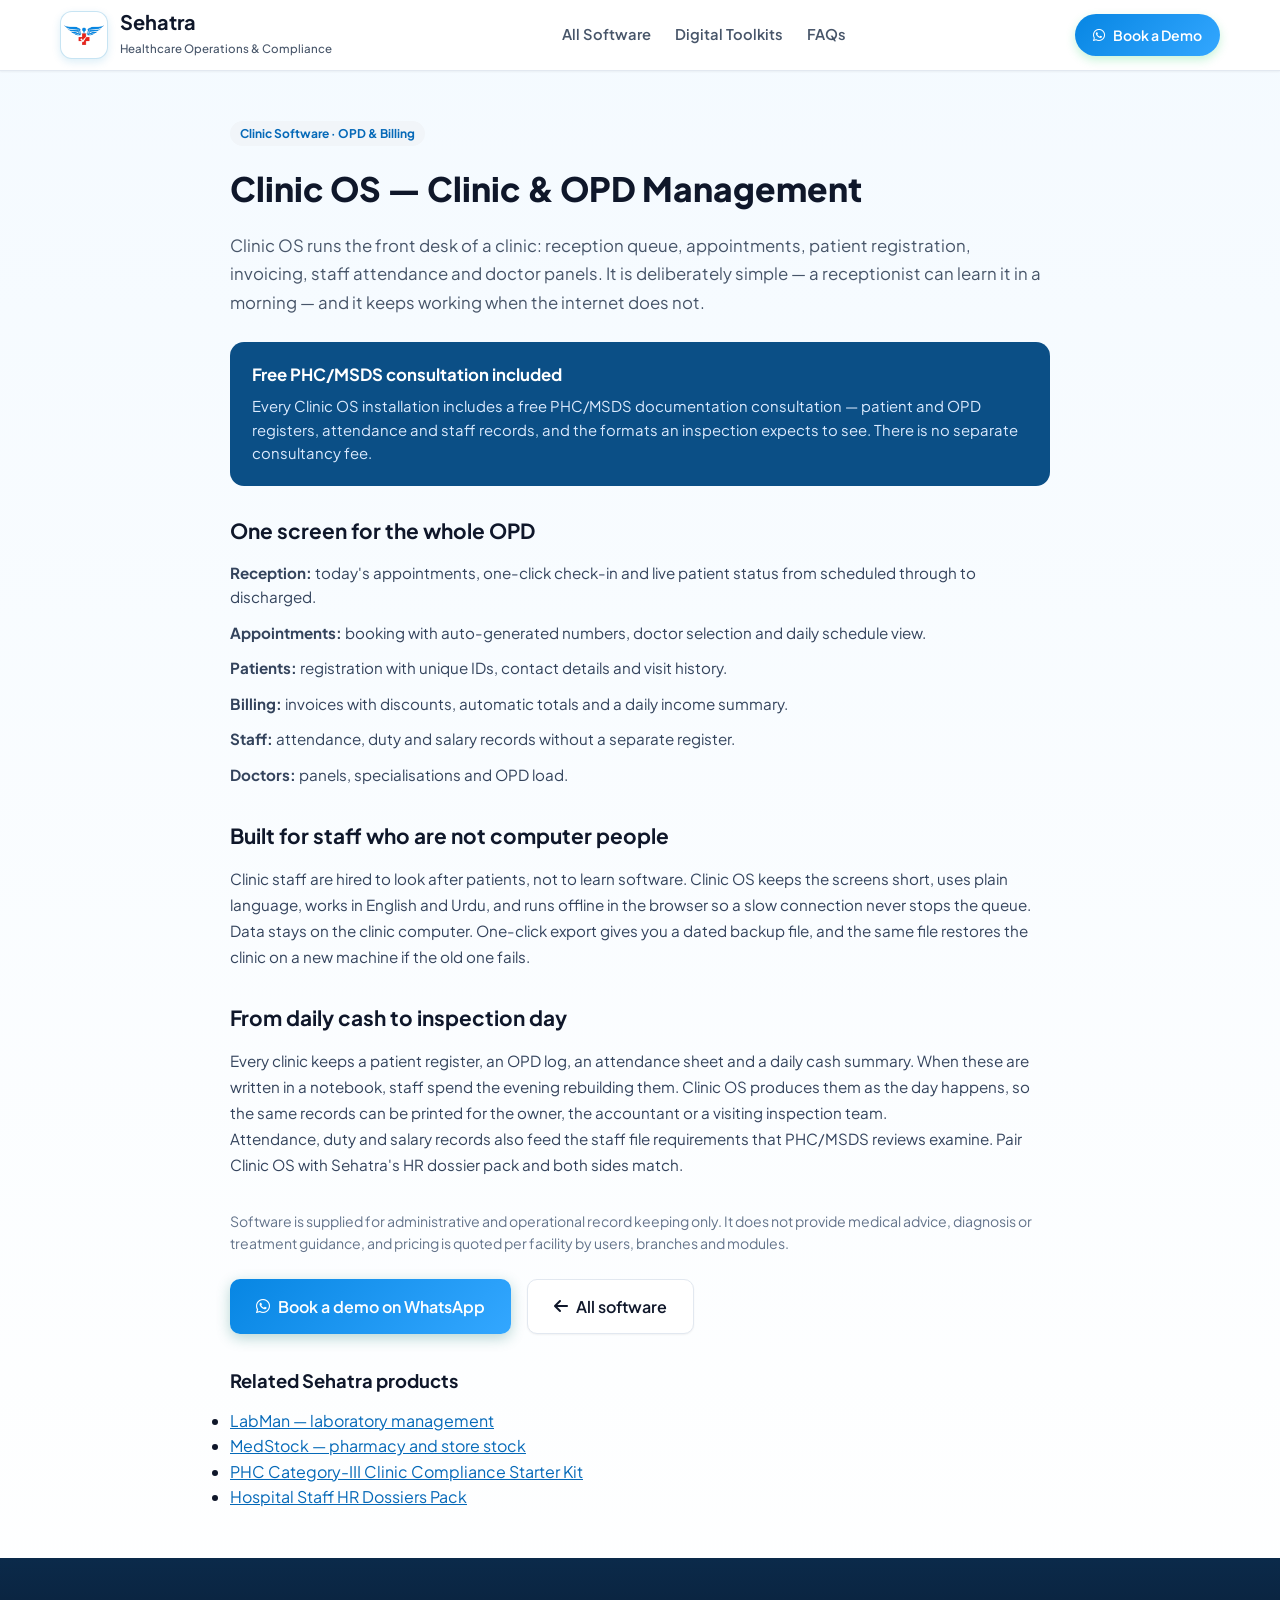
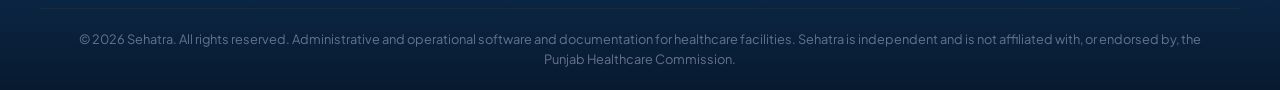
<file: clinic-os.html>
<!DOCTYPE html>
<html lang="en">
<head>
    <meta charset="UTF-8">
    <meta name="viewport" content="width=device-width, initial-scale=1.0">
    <title>Clinic OS | Clinic & OPD Software in Pakistan | Sehatra</title>
    <meta name="description" content="Clinic OS clinic software for Pakistani OPDs: reception, appointments, patient registration, billing, staff attendance and doctor panels. Offline and bilingual.">
    <link rel="canonical" href="https://zeshanhaider1.github.io/sehatra/clinic-os.html">
    <link rel="icon" type="image/png" href="sehatra-logo.png">
    <link rel="apple-touch-icon" href="sehatra-logo.png">

    <meta name="robots" content="index, follow, max-snippet:-1, max-image-preview:large, max-video-preview:-1">
    <meta name="keywords" content="clinic management software Pakistan, OPD software Pakistan, clinic software Punjab, patient billing software, clinic reception software, Clinic OS, PHC clinic records">
    <meta name="author" content="Sehatra">

    <meta property="og:type" content="website">
    <meta property="og:site_name" content="Sehatra">
    <meta property="og:title" content="Clinic OS | Clinic & OPD Software in Pakistan | Sehatra">
    <meta property="og:description" content="Clinic OS clinic software for Pakistani OPDs: reception, appointments, patient registration, billing, staff attendance and doctor panels. Offline and bilingual.">
    <meta property="og:url" content="https://zeshanhaider1.github.io/sehatra/clinic-os.html">
    <meta property="og:locale" content="en_PK">
    <meta property="og:image" content="https://zeshanhaider1.github.io/sehatra/og-image.png">
    <meta property="og:image:width" content="1200">
    <meta property="og:image:height" content="630">
    <meta name="twitter:card" content="summary_large_image">
    <meta name="twitter:title" content="Clinic OS | Clinic & OPD Software in Pakistan | Sehatra">
    <meta name="twitter:description" content="Clinic OS clinic software for Pakistani OPDs: reception, appointments, patient registration, billing, staff attendance and doctor panels. Offline and bilingual.">
    <meta name="twitter:image" content="https://zeshanhaider1.github.io/sehatra/og-image.png">

    <link rel="preconnect" href="https://fonts.googleapis.com">
    <link rel="preconnect" href="https://fonts.gstatic.com" crossorigin>
    <link href="https://fonts.googleapis.com/css2?family=Plus+Jakarta+Sans:wght@400;500;600;700;800&display=swap" rel="stylesheet">
    <link rel="stylesheet" href="https://cdnjs.cloudflare.com/ajax/libs/font-awesome/6.4.0/css/all.min.css">
    <link rel="stylesheet" href="styles.css">

    <script type="application/ld+json">
    {
  "@context": "https://schema.org",
  "@type": "SoftwareApplication",
  "name": "Clinic OS — Clinic and OPD Management",
  "url": "https://zeshanhaider1.github.io/sehatra/clinic-os.html",
  "description": "Clinic management software for Pakistani OPDs: reception and appointments, patient registration, invoicing, staff attendance and doctor panels, with English and Urdu interface and offline operation.",
  "applicationCategory": "HealthApplication",
  "operatingSystem": "Windows 10, Windows 11",
  "featureList": [
    "Reception queue and check-in",
    "Appointment scheduling",
    "Patient registration with unique IDs",
    "Invoicing with discounts",
    "Daily income summary",
    "Staff attendance and salary records",
    "Doctor panels and specialisations",
    "Offline operation",
    "Backup and restore",
    "English and Urdu interface"
  ],
  "publisher": {
    "@type": "Organization",
    "name": "Sehatra",
    "url": "https://zeshanhaider1.github.io/sehatra/"
  }
}
    </script>
    <script type="application/ld+json">
    {
  "@context": "https://schema.org",
  "@type": "BreadcrumbList",
  "itemListElement": [
    {
      "@type": "ListItem",
      "position": 1,
      "name": "Sehatra",
      "item": "https://zeshanhaider1.github.io/sehatra/"
    },
    {
      "@type": "ListItem",
      "position": 2,
      "name": "Software",
      "item": "https://zeshanhaider1.github.io/sehatra/#software"
    },
    {
      "@type": "ListItem",
      "position": 3,
      "name": "Clinic OS — Clinic &amp; OPD Management",
      "item": "https://zeshanhaider1.github.io/sehatra/clinic-os.html"
    }
  ]
}
    </script>
</head>
<body>
    <nav class="navbar" aria-label="Main navigation">
        <div class="container nav-container">
            <a href="./" class="brand">
                <div class="brand-logo-wrap">
                    <img src="sehatra-logo.png" alt="Sehatra Logo" class="brand-logo-img">
                </div>
                <div class="brand-text">
                    <span class="brand-title">Sehatra</span>
                    <span class="brand-sub">Healthcare Operations &amp; Compliance</span>
                </div>
            </a>
            <div class="nav-links">
                <a href="./#software">All Software</a>
                <a href="./#products">Digital Toolkits</a>
                <a href="./#faq">FAQs</a>
            </div>
            <div class="nav-cta">
                <a href="https://wa.me/923042917388?text=Clinic%20OS%20is%20clinic%20management%20software%20for%20Pakistani%20OPDs:%20reception,%20appointments,%20patient%20reg" target="_blank" rel="noopener" class="btn btn-wa-nav">
                    <i class="fa-brands fa-whatsapp"></i> <span class="wa-label">Book a Demo</span>
                </a>
            </div>
        </div>
    </nav>
    <main class="container" style="max-width: 860px; padding: 3rem 1.25rem;">
        <span class="category-pill" style="margin-bottom: 1rem; display: inline-block;">Clinic Software · OPD &amp; Billing</span>
        <h1 class="section-title" style="margin-bottom: 1rem;">Clinic OS — Clinic &amp; OPD Management</h1>
        <p class="hero-desc" style="font-size: 1.05rem; line-height: 1.7; margin-bottom: 1.5rem;">Clinic OS runs the front desk of a clinic: reception queue, appointments, patient registration, invoicing, staff attendance and doctor panels. It is deliberately simple — a receptionist can learn it in a morning — and it keeps working when the internet does not.</p>
        <div style="background:#0b4f86; color:#fff; border-radius:14px; padding:1.25rem 1.4rem; margin-bottom:1.75rem;">
            <strong style="font-size:1.05rem; display:block; margin-bottom:.4rem;">Free PHC/MSDS consultation included</strong>
            <p style="margin:0; font-size:.93rem; line-height:1.6; color:#dbeafe;">Every Clinic OS installation includes a free PHC/MSDS documentation consultation — patient and OPD registers, attendance and staff records, and the formats an inspection expects to see. There is no separate consultancy fee.</p>
        </div>
        <section style="margin-bottom:2rem;">
            <h2 style="font-size:1.3rem; margin-bottom:.85rem; color:#0f172a;">One screen for the whole OPD</h2>

            <ul style="list-style:none; display:flex; flex-direction:column; gap:.7rem; font-size:.95rem; line-height:1.6; color:#33435c;">
                <li><strong>Reception:</strong> today's appointments, one-click check-in and live patient status from scheduled through to discharged.</li>
                <li><strong>Appointments:</strong> booking with auto-generated numbers, doctor selection and daily schedule view.</li>
                <li><strong>Patients:</strong> registration with unique IDs, contact details and visit history.</li>
                <li><strong>Billing:</strong> invoices with discounts, automatic totals and a daily income summary.</li>
                <li><strong>Staff:</strong> attendance, duty and salary records without a separate register.</li>
                <li><strong>Doctors:</strong> panels, specialisations and OPD load.</li>
            </ul>
        </section>
        <section style="margin-bottom:2rem;">
            <h2 style="font-size:1.3rem; margin-bottom:.85rem; color:#0f172a;">Built for staff who are not computer people</h2>

            <p style="font-size:.95rem; line-height:1.7; color:#33435c;">Clinic staff are hired to look after patients, not to learn software. Clinic OS keeps the screens short, uses plain language, works in English and Urdu, and runs offline in the browser so a slow connection never stops the queue.</p>
            <p style="font-size:.95rem; line-height:1.7; color:#33435c; margin-bottom:0;">Data stays on the clinic computer. One-click export gives you a dated backup file, and the same file restores the clinic on a new machine if the old one fails.</p>
        </section>
        <section style="margin-bottom:2rem;">
            <h2 style="font-size:1.3rem; margin-bottom:.85rem; color:#0f172a;">From daily cash to inspection day</h2>

            <p style="font-size:.95rem; line-height:1.7; color:#33435c;">Every clinic keeps a patient register, an OPD log, an attendance sheet and a daily cash summary. When these are written in a notebook, staff spend the evening rebuilding them. Clinic OS produces them as the day happens, so the same records can be printed for the owner, the accountant or a visiting inspection team.</p>
            <p style="font-size:.95rem; line-height:1.7; color:#33435c; margin-bottom:0;">Attendance, duty and salary records also feed the staff file requirements that PHC/MSDS reviews examine. Pair Clinic OS with Sehatra's HR dossier pack and both sides match.</p>
        </section>
        <p style="margin:0 0 1.5rem; font-size:.88rem; color:#64748b; line-height:1.6;">Software is supplied for administrative and operational record keeping only. It does not provide medical advice, diagnosis or treatment guidance, and pricing is quoted per facility by users, branches and modules.</p>
        <div style="display:flex; gap:1rem; flex-wrap:wrap; margin-bottom:2rem;">
            <a class="btn btn-primary btn-lg" href="https://wa.me/923042917388?text=Clinic%20OS%20is%20clinic%20management%20software%20for%20Pakistani%20OPDs:%20reception,%20appointments,%20patient%20reg" target="_blank" rel="noopener"><i class="fa-brands fa-whatsapp"></i> Book a demo on WhatsApp</a>
            <a class="btn btn-secondary btn-lg" href="./#software"><i class="fa-solid fa-arrow-left"></i> All software</a>
        </div>
        <section aria-labelledby="related">
            <h2 id="related" style="font-size:1.15rem; margin-bottom:.75rem;">Related Sehatra products</h2>
            <ul>
                <li><a href="labman-lims.html">LabMan — laboratory management</a></li>
                <li><a href="medstock-pharmacy-stock.html">MedStock — pharmacy and store stock</a></li>
                <li><a href="phc-category-iii-clinic-kit.html">PHC Category-III Clinic Compliance Starter Kit</a></li>
                <li><a href="hospital-hr-dossiers.html">Hospital Staff HR Dossiers Pack</a></li>
            </ul>
        </section>
    </main>
    <footer class="footer">
        <div class="container footer-bottom text-center">
            <p>&copy; 2026 Sehatra. All rights reserved. Administrative and operational software and documentation for healthcare facilities. Sehatra is independent and is not affiliated with, or endorsed by, the Punjab Healthcare Commission.</p>
        </div>
    </footer>
</body>
</html>
</file>
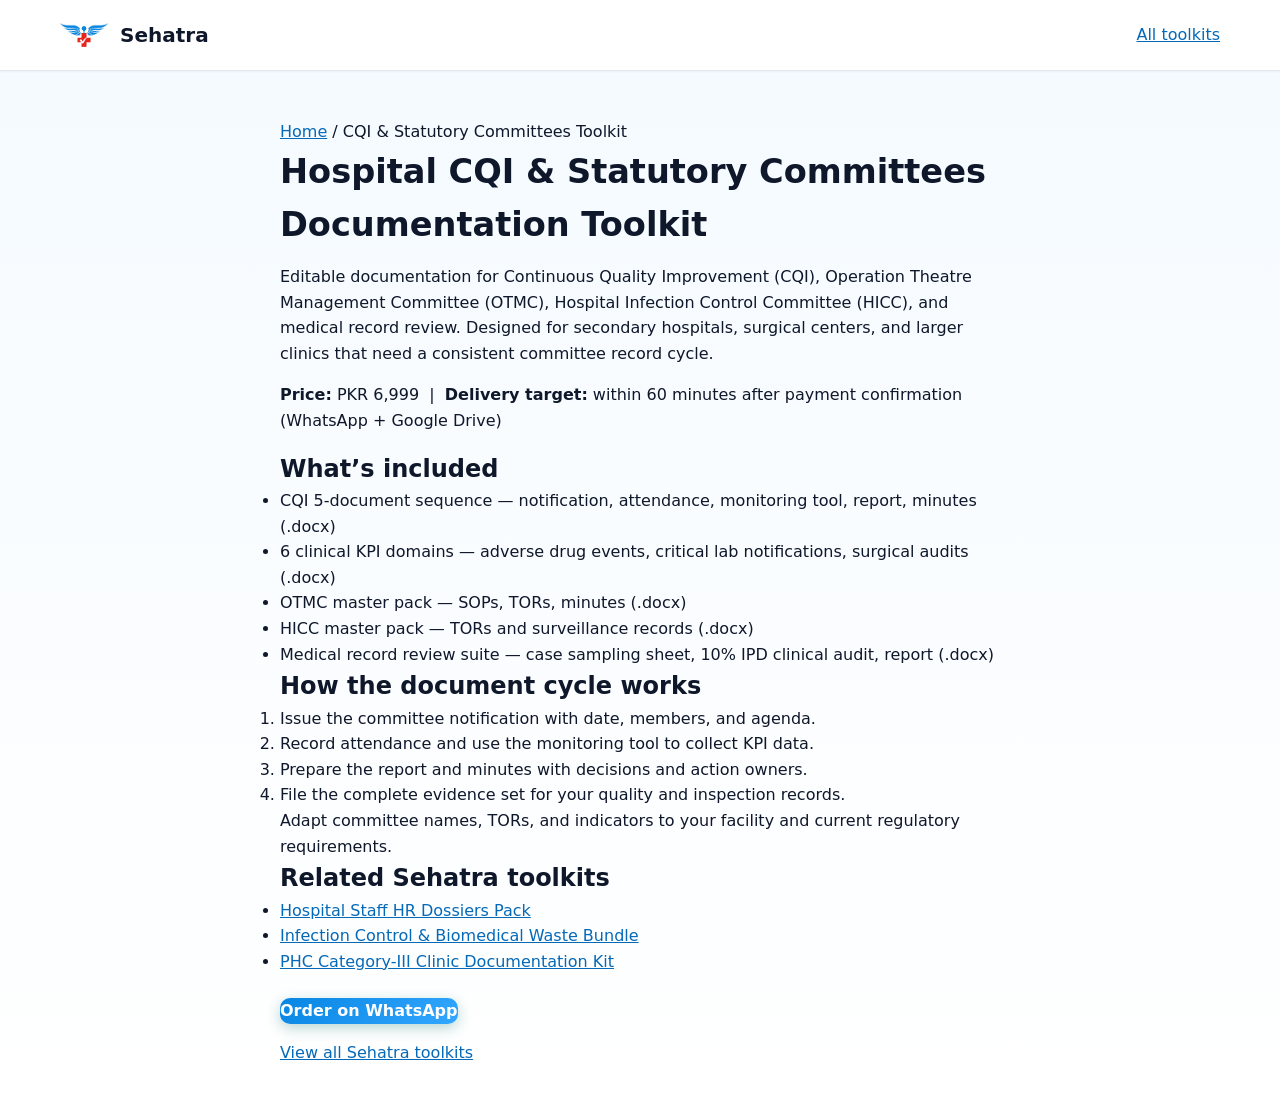
<file: hospital-cqi-committees.html>
﻿<!DOCTYPE html>
<html lang="en">
<head>
    <meta charset="UTF-8">
    <meta name="viewport" content="width=device-width, initial-scale=1.0">
    <title>Hospital CQI &amp; Statutory Committees Documentation Toolkit | Sehatra</title>
    <meta name="description" content="Editable hospital CQI and committee documentation templates: notification, attendance, monitoring tool, report, minutes, KPI trackers, OTMC and HICC packs. Rs. 6,999. Delivery target: 60 minutes after payment confirmation.">
    <meta name="robots" content="index,follow,max-image-preview:large,max-snippet:-1,max-video-preview:-1">
    <meta name="keywords" content="hospital CQI committee documents, CQI meeting minutes template Pakistan, OTMC HICC TORs, medical record audit template, hospital KPI tracker, Sehatra">
    <link rel="canonical" href="https://zeshanhaider1.github.io/sehatra/hospital-cqi-committees.html">
    <link rel="icon" type="image/png" href="sehatra-logo.png">
    <meta property="og:type" content="product">
    <meta property="og:site_name" content="Sehatra">
    <meta property="og:title" content="Hospital CQI &amp; Statutory Committees Toolkit | Sehatra">
    <meta property="og:description" content="Editable CQI, OTMC, HICC and medical record review templates with KPI trackers. Rs. 6,999.">
    <meta property="og:url" content="https://zeshanhaider1.github.io/sehatra/hospital-cqi-committees.html">
    <meta property="og:image" content="https://zeshanhaider1.github.io/sehatra/sehatra-logo.png">
    <link rel="stylesheet" href="styles.css">
    <script type="application/ld+json">
    {
      "@context": "https://schema.org",
      "@graph": [
        {
          "@type": "BreadcrumbList",
          "itemListElement": [
            {"@type": "ListItem", "position": 1, "name": "Sehatra", "item": "https://zeshanhaider1.github.io/sehatra/"},
            {"@type": "ListItem", "position": 2, "name": "Hospital CQI & Statutory Committees Toolkit", "item": "https://zeshanhaider1.github.io/sehatra/hospital-cqi-committees.html"}
          ]
        },
        {
          "@type": "Product",
          "name": "Hospital CQI & Statutory Committees Toolkit",
          "brand": {"@type": "Brand", "name": "Sehatra"},
          "description": "Editable CQI, OTMC, HICC, and medical record review documentation for secondary hospitals, clinics, and surgical centers in Pakistan.",
          "image": "https://zeshanhaider1.github.io/sehatra/sehatra-logo.png",
          "offers": {
            "@type": "Offer",
            "priceCurrency": "PKR",
            "price": "6999",
            "availability": "https://schema.org/InStock",
            "url": "https://zeshanhaider1.github.io/sehatra/hospital-cqi-committees.html"
          }
        }
      ]
    }
    </script>
</head>
<body>
    <nav class="navbar" aria-label="Main navigation">
        <div class="container nav-container">
            <a href="./" class="brand" aria-label="Sehatra home">
                <img src="sehatra-logo.png" alt="Sehatra logo" width="48" height="48">
                <span class="brand-title">Sehatra</span>
            </a>
            <a href="./#products">All toolkits</a>
        </div>
    </nav>
    <main class="container" style="max-width: 760px; padding-block: 3rem;">
        <p><a href="./">Home</a> / CQI &amp; Statutory Committees Toolkit</p>
        <h1 class="section-title">Hospital CQI &amp; Statutory Committees Documentation Toolkit</h1>
        <p>Editable documentation for Continuous Quality Improvement (CQI), Operation Theatre Management Committee (OTMC), Hospital Infection Control Committee (HICC), and medical record review. Designed for secondary hospitals, surgical centers, and larger clinics that need a consistent committee record cycle.</p>
        <p style="margin-block: 1rem;"><strong>Price:</strong> PKR 6,999 &nbsp;|&nbsp; <strong>Delivery target:</strong> within 60 minutes after payment confirmation (WhatsApp + Google Drive)</p>

        <section aria-labelledby="contents">
            <h2 id="contents">What’s included</h2>
            <ul>
                <li>CQI 5-document sequence — notification, attendance, monitoring tool, report, minutes (.docx)</li>
                <li>6 clinical KPI domains — adverse drug events, critical lab notifications, surgical audits (.docx)</li>
                <li>OTMC master pack — SOPs, TORs, minutes (.docx)</li>
                <li>HICC master pack — TORs and surveillance records (.docx)</li>
                <li>Medical record review suite — case sampling sheet, 10% IPD clinical audit, report (.docx)</li>
            </ul>
        </section>

        <section aria-labelledby="use">
            <h2 id="use">How the document cycle works</h2>
            <ol>
                <li>Issue the committee notification with date, members, and agenda.</li>
                <li>Record attendance and use the monitoring tool to collect KPI data.</li>
                <li>Prepare the report and minutes with decisions and action owners.</li>
                <li>File the complete evidence set for your quality and inspection records.</li>
            </ol>
            <p>Adapt committee names, TORs, and indicators to your facility and current regulatory requirements.</p>
        </section>

        <section aria-labelledby="related">
            <h2 id="related">Related Sehatra toolkits</h2>
            <ul>
                <li><a href="hospital-hr-dossiers.html">Hospital Staff HR Dossiers Pack</a></li>
                <li><a href="infection-control-biomedical-waste-bundle.html">Infection Control &amp; Biomedical Waste Bundle</a></li>
                <li><a href="phc-category-iii-clinic-kit.html">PHC Category-III Clinic Documentation Kit</a></li>
            </ul>
        </section>

        <a class="btn btn-primary" href="https://wa.me/923042917388?text=Hello%20Sehatra%2C%20I%20would%20like%20the%20Hospital%20CQI%20%26%20Statutory%20Committees%20Toolkit%20for%20PKR%206%2C999." style="margin-top:1.5rem;">Order on WhatsApp</a>
        <p style="margin-top:1rem;"><a href="./#products">View all Sehatra toolkits</a></p>
    </main>
</body>
</html>
</file>
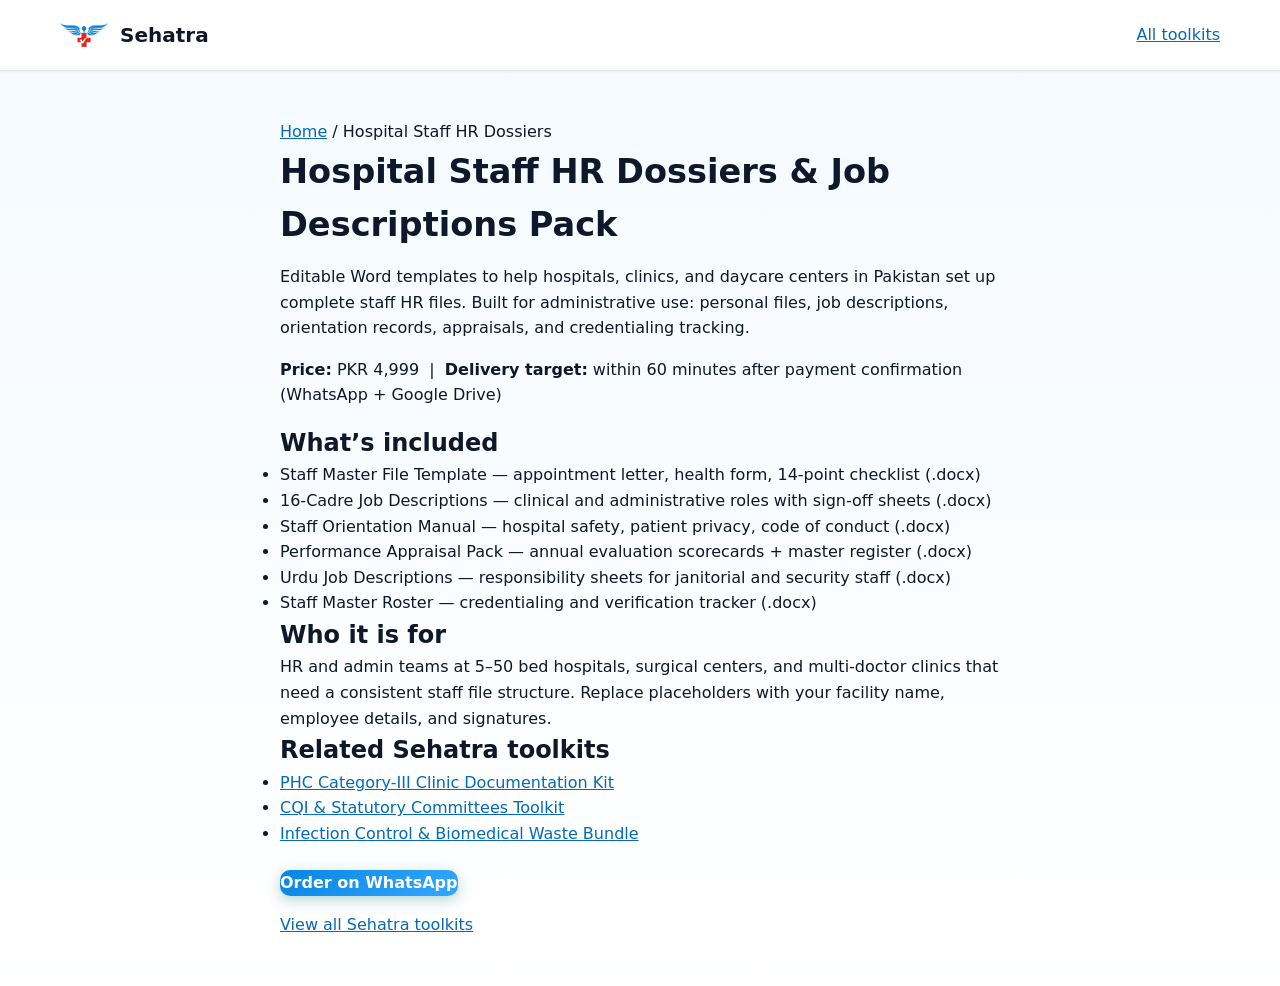
<file: hospital-hr-dossiers.html>
﻿<!DOCTYPE html>
<html lang="en">
<head>
    <meta charset="UTF-8">
    <meta name="viewport" content="width=device-width, initial-scale=1.0">
    <title>Hospital Staff HR Dossiers &amp; Job Descriptions Pack (Pakistan) | Sehatra</title>
    <meta name="description" content="Editable hospital HR file templates for Pakistan: staff master file, 16-cadre job descriptions, orientation manual, appraisal pack, and credentialing tracker. Rs. 4,999. Delivery target: 60 minutes after payment confirmation.">
    <meta name="robots" content="index,follow,max-image-preview:large,max-snippet:-1,max-video-preview:-1">
    <meta name="keywords" content="hospital HR file checklist Pakistan, hospital staff dossier template, hospital job descriptions Pakistan, staff credentialing file, employee appraisal hospital, Sehatra">
    <link rel="canonical" href="https://zeshanhaider1.github.io/sehatra/hospital-hr-dossiers.html">
    <link rel="icon" type="image/png" href="sehatra-logo.png">
    <meta property="og:type" content="product">
    <meta property="og:site_name" content="Sehatra">
    <meta property="og:title" content="Hospital Staff HR Dossiers &amp; Job Descriptions Pack | Sehatra">
    <meta property="og:description" content="Editable hospital HR file templates: staff master file, 16-cadre job descriptions, orientation manual, appraisal pack, credentialing tracker. Rs. 4,999.">
    <meta property="og:url" content="https://zeshanhaider1.github.io/sehatra/hospital-hr-dossiers.html">
    <meta property="og:image" content="https://zeshanhaider1.github.io/sehatra/sehatra-logo.png">
    <link rel="stylesheet" href="styles.css">
    <script type="application/ld+json">
    {
      "@context": "https://schema.org",
      "@graph": [
        {
          "@type": "BreadcrumbList",
          "itemListElement": [
            {"@type": "ListItem", "position": 1, "name": "Sehatra", "item": "https://zeshanhaider1.github.io/sehatra/"},
            {"@type": "ListItem", "position": 2, "name": "Hospital Staff HR Dossiers & Job Descriptions Pack", "item": "https://zeshanhaider1.github.io/sehatra/hospital-hr-dossiers.html"}
          ]
        },
        {
          "@type": "Product",
          "name": "Hospital Staff HR Dossiers & Job Descriptions Pack",
          "brand": {"@type": "Brand", "name": "Sehatra"},
          "description": "Editable HR documentation pack for hospitals and daycare centers in Pakistan, covering staff files, job descriptions, orientation, appraisals, and credentialing.",
          "image": "https://zeshanhaider1.github.io/sehatra/sehatra-logo.png",
          "offers": {
            "@type": "Offer",
            "priceCurrency": "PKR",
            "price": "4999",
            "availability": "https://schema.org/InStock",
            "url": "https://zeshanhaider1.github.io/sehatra/hospital-hr-dossiers.html"
          }
        }
      ]
    }
    </script>
</head>
<body>
    <nav class="navbar" aria-label="Main navigation">
        <div class="container nav-container">
            <a href="./" class="brand" aria-label="Sehatra home">
                <img src="sehatra-logo.png" alt="Sehatra logo" width="48" height="48">
                <span class="brand-title">Sehatra</span>
            </a>
            <a href="./#products">All toolkits</a>
        </div>
    </nav>
    <main class="container" style="max-width: 760px; padding-block: 3rem;">
        <p><a href="./">Home</a> / Hospital Staff HR Dossiers</p>
        <h1 class="section-title">Hospital Staff HR Dossiers &amp; Job Descriptions Pack</h1>
        <p>Editable Word templates to help hospitals, clinics, and daycare centers in Pakistan set up complete staff HR files. Built for administrative use: personal files, job descriptions, orientation records, appraisals, and credentialing tracking.</p>
        <p style="margin-block: 1rem;"><strong>Price:</strong> PKR 4,999 &nbsp;|&nbsp; <strong>Delivery target:</strong> within 60 minutes after payment confirmation (WhatsApp + Google Drive)</p>

        <section aria-labelledby="contents">
            <h2 id="contents">What’s included</h2>
            <ul>
                <li>Staff Master File Template — appointment letter, health form, 14-point checklist (.docx)</li>
                <li>16-Cadre Job Descriptions — clinical and administrative roles with sign-off sheets (.docx)</li>
                <li>Staff Orientation Manual — hospital safety, patient privacy, code of conduct (.docx)</li>
                <li>Performance Appraisal Pack — annual evaluation scorecards + master register (.docx)</li>
                <li>Urdu Job Descriptions — responsibility sheets for janitorial and security staff (.docx)</li>
                <li>Staff Master Roster — credentialing and verification tracker (.docx)</li>
            </ul>
        </section>

        <section aria-labelledby="use">
            <h2 id="use">Who it is for</h2>
            <p>HR and admin teams at 5–50 bed hospitals, surgical centers, and multi-doctor clinics that need a consistent staff file structure. Replace placeholders with your facility name, employee details, and signatures.</p>
        </section>

        <section aria-labelledby="related">
            <h2 id="related">Related Sehatra toolkits</h2>
            <ul>
                <li><a href="phc-category-iii-clinic-kit.html">PHC Category-III Clinic Documentation Kit</a></li>
                <li><a href="hospital-cqi-committees.html">CQI &amp; Statutory Committees Toolkit</a></li>
                <li><a href="infection-control-biomedical-waste-bundle.html">Infection Control &amp; Biomedical Waste Bundle</a></li>
            </ul>
        </section>

        <a class="btn btn-primary" href="https://wa.me/923042917388?text=Hello%20Sehatra%2C%20I%20would%20like%20the%20Hospital%20Staff%20HR%20Dossiers%20Pack%20for%20PKR%204%2C999." style="margin-top:1.5rem;">Order on WhatsApp</a>
        <p style="margin-top:1rem;"><a href="./#products">View all Sehatra toolkits</a></p>
    </main>
</body>
</html>
</file>
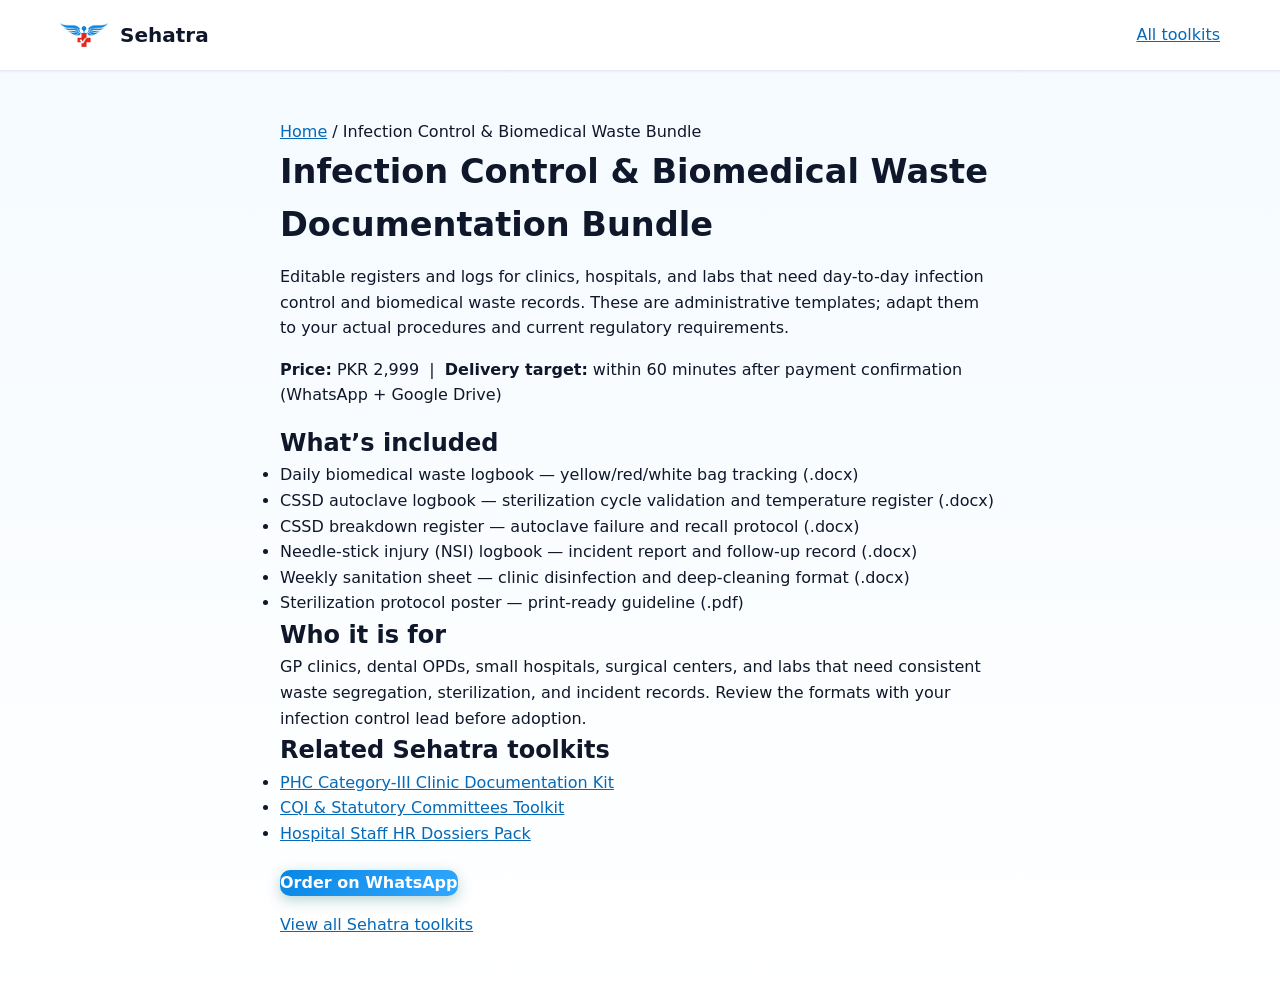
<file: infection-control-biomedical-waste-bundle.html>
<!DOCTYPE html>
<html lang="en">
<head>
    <meta charset="UTF-8">
    <meta name="viewport" content="width=device-width, initial-scale=1.0">
    <title>Infection Control &amp; Biomedical Waste Documentation Bundle | Sehatra</title>
    <meta name="description" content="Editable clinic and hospital infection control templates: biomedical waste logbook, autoclave sterilization log, CSSD breakdown register, needle-stick injury log, sanitation sheet. Rs. 2,999. Delivery target: 60 minutes after payment confirmation.">
    <meta name="robots" content="index,follow,max-image-preview:large,max-snippet:-1,max-video-preview:-1">
    <meta name="keywords" content="biomedical waste logbook Pakistan, autoclave sterilization log template, needle stick injury register, infection control checklist clinic, CSSD register, Sehatra">
    <link rel="canonical" href="https://zeshanhaider1.github.io/sehatra/infection-control-biomedical-waste-bundle.html">
    <link rel="icon" type="image/png" href="sehatra-logo.png">
    <meta property="og:type" content="product">
    <meta property="og:site_name" content="Sehatra">
    <meta property="og:title" content="Infection Control &amp; Biomedical Waste Documentation Bundle | Sehatra">
    <meta property="og:description" content="Biomedical waste logbook, autoclave sterilization log, CSSD breakdown register, needle-stick injury log, and sanitation sheet. Rs. 2,999.">
    <meta property="og:url" content="https://zeshanhaider1.github.io/sehatra/infection-control-biomedical-waste-bundle.html">
    <meta property="og:image" content="https://zeshanhaider1.github.io/sehatra/sehatra-logo.png">
    <link rel="stylesheet" href="styles.css">
    <script type="application/ld+json">
    {
      "@context": "https://schema.org",
      "@graph": [
        {
          "@type": "BreadcrumbList",
          "itemListElement": [
            {"@type": "ListItem", "position": 1, "name": "Sehatra", "item": "https://zeshanhaider1.github.io/sehatra/"},
            {"@type": "ListItem", "position": 2, "name": "Infection Control & Biomedical Waste Bundle", "item": "https://zeshanhaider1.github.io/sehatra/infection-control-biomedical-waste-bundle.html"}
          ]
        },
        {
          "@type": "Product",
          "name": "Infection Control & Biomedical Waste Documentation Bundle",
          "brand": {"@type": "Brand", "name": "Sehatra"},
          "description": "Editable infection control and biomedical waste documentation for clinics, hospitals, and labs in Pakistan.",
          "image": "https://zeshanhaider1.github.io/sehatra/sehatra-logo.png",
          "offers": {
            "@type": "Offer",
            "priceCurrency": "PKR",
            "price": "2999",
            "availability": "https://schema.org/InStock",
            "url": "https://zeshanhaider1.github.io/sehatra/infection-control-biomedical-waste-bundle.html"
          }
        }
      ]
    }
    </script>
</head>
<body>
    <nav class="navbar" aria-label="Main navigation">
        <div class="container nav-container">
            <a href="./" class="brand" aria-label="Sehatra home">
                <img src="sehatra-logo.png" alt="Sehatra healthcare documentation toolkit logo" width="48" height="48">
                <span class="brand-title">Sehatra</span>
            </a>
            <a href="./#products">All toolkits</a>
        </div>
    </nav>
    <main class="container" style="max-width: 760px; padding-block: 3rem;">
        <p><a href="./">Home</a> / Infection Control &amp; Biomedical Waste Bundle</p>
        <h1 class="section-title">Infection Control &amp; Biomedical Waste Documentation Bundle</h1>
        <p>Editable registers and logs for clinics, hospitals, and labs that need day-to-day infection control and biomedical waste records. These are administrative templates; adapt them to your actual procedures and current regulatory requirements.</p>
        <p style="margin-block: 1rem;"><strong>Price:</strong> PKR 2,999 &nbsp;|&nbsp; <strong>Delivery target:</strong> within 60 minutes after payment confirmation (WhatsApp + Google Drive)</p>

        <section aria-labelledby="contents">
            <h2 id="contents">What’s included</h2>
            <ul>
                <li>Daily biomedical waste logbook — yellow/red/white bag tracking (.docx)</li>
                <li>CSSD autoclave logbook — sterilization cycle validation and temperature register (.docx)</li>
                <li>CSSD breakdown register — autoclave failure and recall protocol (.docx)</li>
                <li>Needle-stick injury (NSI) logbook — incident report and follow-up record (.docx)</li>
                <li>Weekly sanitation sheet — clinic disinfection and deep-cleaning format (.docx)</li>
                <li>Sterilization protocol poster — print-ready guideline (.pdf)</li>
            </ul>
        </section>

        <section aria-labelledby="use">
            <h2 id="use">Who it is for</h2>
            <p>GP clinics, dental OPDs, small hospitals, surgical centers, and labs that need consistent waste segregation, sterilization, and incident records. Review the formats with your infection control lead before adoption.</p>
        </section>

        <section aria-labelledby="related">
            <h2 id="related">Related Sehatra toolkits</h2>
            <ul>
                <li><a href="phc-category-iii-clinic-kit.html">PHC Category-III Clinic Documentation Kit</a></li>
                <li><a href="hospital-cqi-committees.html">CQI &amp; Statutory Committees Toolkit</a></li>
                <li><a href="hospital-hr-dossiers.html">Hospital Staff HR Dossiers Pack</a></li>
            </ul>
        </section>

        <a class="btn btn-primary" href="https://wa.me/923042917388?text=Hello%20Sehatra%2C%20I%20would%20like%20the%20Infection%20Control%20%26%20Biomedical%20Waste%20Bundle%20for%20PKR%202%2C999." style="margin-top:1.5rem;">Order on WhatsApp</a>
        <p style="margin-top:1rem;"><a href="./#products">View all Sehatra toolkits</a></p>
    </main>
</body>
</html>
</file>
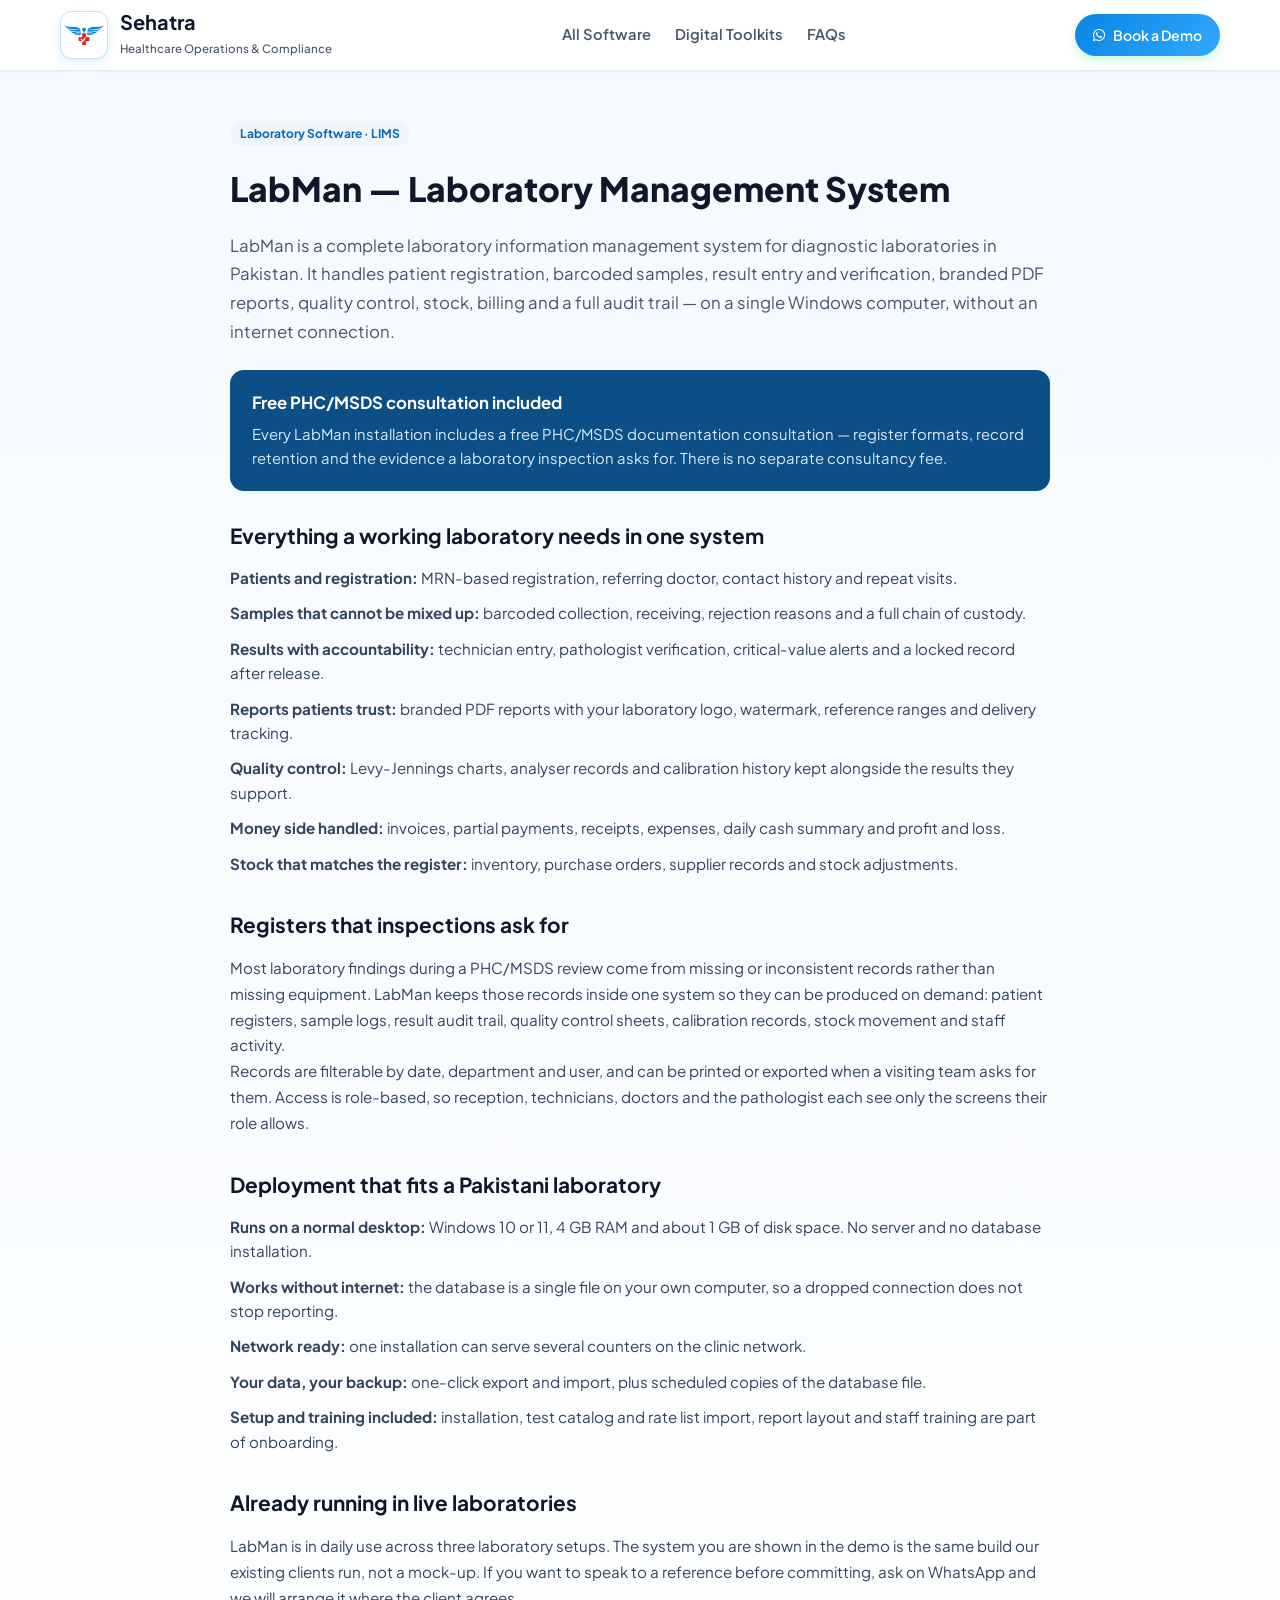
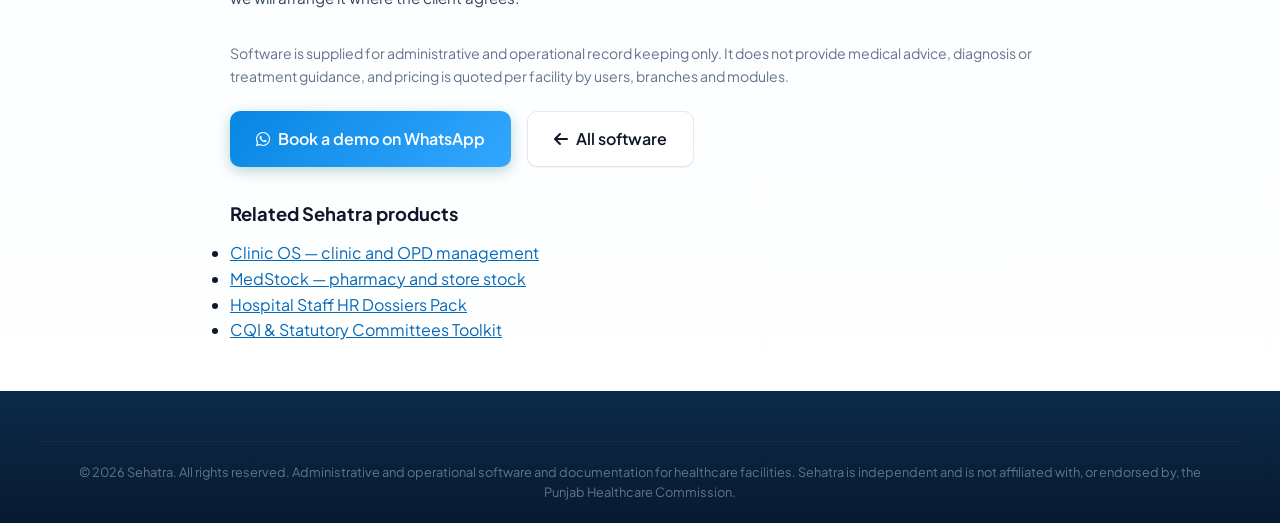
<file: labman-lims.html>
<!DOCTYPE html>
<html lang="en">
<head>
    <meta charset="UTF-8">
    <meta name="viewport" content="width=device-width, initial-scale=1.0">
    <title>LabMan LIMS | Laboratory Software in Pakistan | Sehatra</title>
    <meta name="description" content="LabMan laboratory software for Pakistani diagnostic labs: barcoded samples, verified results, branded PDF reports, quality control and audit trail.">
    <link rel="canonical" href="https://zeshanhaider1.github.io/sehatra/labman-lims.html">
    <link rel="icon" type="image/png" href="sehatra-logo.png">
    <link rel="apple-touch-icon" href="sehatra-logo.png">

    <meta name="robots" content="index, follow, max-snippet:-1, max-image-preview:large, max-video-preview:-1">
    <meta name="keywords" content="laboratory management software Pakistan, LIMS Pakistan, lab software Punjab, laboratory software Burewala, diagnostic lab software, LabMan LIMS, PHC laboratory records">
    <meta name="author" content="Sehatra">

    <meta property="og:type" content="website">
    <meta property="og:site_name" content="Sehatra">
    <meta property="og:title" content="LabMan LIMS | Laboratory Software in Pakistan | Sehatra">
    <meta property="og:description" content="LabMan laboratory software for Pakistani diagnostic labs: barcoded samples, verified results, branded PDF reports, quality control and audit trail.">
    <meta property="og:url" content="https://zeshanhaider1.github.io/sehatra/labman-lims.html">
    <meta property="og:locale" content="en_PK">
    <meta property="og:image" content="https://zeshanhaider1.github.io/sehatra/og-image.png">
    <meta property="og:image:width" content="1200">
    <meta property="og:image:height" content="630">
    <meta name="twitter:card" content="summary_large_image">
    <meta name="twitter:title" content="LabMan LIMS | Laboratory Software in Pakistan | Sehatra">
    <meta name="twitter:description" content="LabMan laboratory software for Pakistani diagnostic labs: barcoded samples, verified results, branded PDF reports, quality control and audit trail.">
    <meta name="twitter:image" content="https://zeshanhaider1.github.io/sehatra/og-image.png">

    <link rel="preconnect" href="https://fonts.googleapis.com">
    <link rel="preconnect" href="https://fonts.gstatic.com" crossorigin>
    <link href="https://fonts.googleapis.com/css2?family=Plus+Jakarta+Sans:wght@400;500;600;700;800&display=swap" rel="stylesheet">
    <link rel="stylesheet" href="https://cdnjs.cloudflare.com/ajax/libs/font-awesome/6.4.0/css/all.min.css">
    <link rel="stylesheet" href="styles.css">

    <script type="application/ld+json">
    {
  "@context": "https://schema.org",
  "@type": "SoftwareApplication",
  "name": "LabMan — Laboratory Management System",
  "url": "https://zeshanhaider1.github.io/sehatra/labman-lims.html",
  "description": "Laboratory information management system for Pakistani diagnostic labs: patient registration, barcoded samples, verified results, branded PDF reports, quality control, inventory, billing and audit trail.",
  "applicationCategory": "HealthApplication",
  "operatingSystem": "Windows 10, Windows 11",
  "featureList": [
    "Patient registration and MRN",
    "Barcoded sample collection and receiving",
    "Result entry and pathologist verification",
    "Critical-value alerts",
    "Branded PDF reports",
    "Quality control with Levy-Jennings charts",
    "Inventory and purchase orders",
    "Billing and financial reports",
    "Role-based users",
    "Audit trail",
    "Turnaround-time monitoring"
  ],
  "publisher": {
    "@type": "Organization",
    "name": "Sehatra",
    "url": "https://zeshanhaider1.github.io/sehatra/"
  }
}
    </script>
    <script type="application/ld+json">
    {
  "@context": "https://schema.org",
  "@type": "BreadcrumbList",
  "itemListElement": [
    {
      "@type": "ListItem",
      "position": 1,
      "name": "Sehatra",
      "item": "https://zeshanhaider1.github.io/sehatra/"
    },
    {
      "@type": "ListItem",
      "position": 2,
      "name": "Software",
      "item": "https://zeshanhaider1.github.io/sehatra/#software"
    },
    {
      "@type": "ListItem",
      "position": 3,
      "name": "LabMan — Laboratory Management System",
      "item": "https://zeshanhaider1.github.io/sehatra/labman-lims.html"
    }
  ]
}
    </script>
</head>
<body>
    <nav class="navbar" aria-label="Main navigation">
        <div class="container nav-container">
            <a href="./" class="brand">
                <div class="brand-logo-wrap">
                    <img src="sehatra-logo.png" alt="Sehatra Logo" class="brand-logo-img">
                </div>
                <div class="brand-text">
                    <span class="brand-title">Sehatra</span>
                    <span class="brand-sub">Healthcare Operations &amp; Compliance</span>
                </div>
            </a>
            <div class="nav-links">
                <a href="./#software">All Software</a>
                <a href="./#products">Digital Toolkits</a>
                <a href="./#faq">FAQs</a>
            </div>
            <div class="nav-cta">
                <a href="https://wa.me/923042917388?text=LabMan%20is%20laboratory%20management%20software%20for%20Pakistani%20diagnostic%20labs:%20barcoded%20samples,%20verified" target="_blank" rel="noopener" class="btn btn-wa-nav">
                    <i class="fa-brands fa-whatsapp"></i> <span class="wa-label">Book a Demo</span>
                </a>
            </div>
        </div>
    </nav>
    <main class="container" style="max-width: 860px; padding: 3rem 1.25rem;">
        <span class="category-pill" style="margin-bottom: 1rem; display: inline-block;">Laboratory Software · LIMS</span>
        <h1 class="section-title" style="margin-bottom: 1rem;">LabMan — Laboratory Management System</h1>
        <p class="hero-desc" style="font-size: 1.05rem; line-height: 1.7; margin-bottom: 1.5rem;">LabMan is a complete laboratory information management system for diagnostic laboratories in Pakistan. It handles patient registration, barcoded samples, result entry and verification, branded PDF reports, quality control, stock, billing and a full audit trail — on a single Windows computer, without an internet connection.</p>
        <div style="background:#0b4f86; color:#fff; border-radius:14px; padding:1.25rem 1.4rem; margin-bottom:1.75rem;">
            <strong style="font-size:1.05rem; display:block; margin-bottom:.4rem;">Free PHC/MSDS consultation included</strong>
            <p style="margin:0; font-size:.93rem; line-height:1.6; color:#dbeafe;">Every LabMan installation includes a free PHC/MSDS documentation consultation — register formats, record retention and the evidence a laboratory inspection asks for. There is no separate consultancy fee.</p>
        </div>
        <section style="margin-bottom:2rem;">
            <h2 style="font-size:1.3rem; margin-bottom:.85rem; color:#0f172a;">Everything a working laboratory needs in one system</h2>

            <ul style="list-style:none; display:flex; flex-direction:column; gap:.7rem; font-size:.95rem; line-height:1.6; color:#33435c;">
                <li><strong>Patients and registration:</strong> MRN-based registration, referring doctor, contact history and repeat visits.</li>
                <li><strong>Samples that cannot be mixed up:</strong> barcoded collection, receiving, rejection reasons and a full chain of custody.</li>
                <li><strong>Results with accountability:</strong> technician entry, pathologist verification, critical-value alerts and a locked record after release.</li>
                <li><strong>Reports patients trust:</strong> branded PDF reports with your laboratory logo, watermark, reference ranges and delivery tracking.</li>
                <li><strong>Quality control:</strong> Levy-Jennings charts, analyser records and calibration history kept alongside the results they support.</li>
                <li><strong>Money side handled:</strong> invoices, partial payments, receipts, expenses, daily cash summary and profit and loss.</li>
                <li><strong>Stock that matches the register:</strong> inventory, purchase orders, supplier records and stock adjustments.</li>
            </ul>
        </section>
        <section style="margin-bottom:2rem;">
            <h2 style="font-size:1.3rem; margin-bottom:.85rem; color:#0f172a;">Registers that inspections ask for</h2>

            <p style="font-size:.95rem; line-height:1.7; color:#33435c;">Most laboratory findings during a PHC/MSDS review come from missing or inconsistent records rather than missing equipment. LabMan keeps those records inside one system so they can be produced on demand: patient registers, sample logs, result audit trail, quality control sheets, calibration records, stock movement and staff activity.</p>
            <p style="font-size:.95rem; line-height:1.7; color:#33435c; margin-bottom:0;">Records are filterable by date, department and user, and can be printed or exported when a visiting team asks for them. Access is role-based, so reception, technicians, doctors and the pathologist each see only the screens their role allows.</p>
        </section>
        <section style="margin-bottom:2rem;">
            <h2 style="font-size:1.3rem; margin-bottom:.85rem; color:#0f172a;">Deployment that fits a Pakistani laboratory</h2>

            <ul style="list-style:none; display:flex; flex-direction:column; gap:.7rem; font-size:.95rem; line-height:1.6; color:#33435c;">
                <li><strong>Runs on a normal desktop:</strong> Windows 10 or 11, 4 GB RAM and about 1 GB of disk space. No server and no database installation.</li>
                <li><strong>Works without internet:</strong> the database is a single file on your own computer, so a dropped connection does not stop reporting.</li>
                <li><strong>Network ready:</strong> one installation can serve several counters on the clinic network.</li>
                <li><strong>Your data, your backup:</strong> one-click export and import, plus scheduled copies of the database file.</li>
                <li><strong>Setup and training included:</strong> installation, test catalog and rate list import, report layout and staff training are part of onboarding.</li>
            </ul>
        </section>
        <section style="margin-bottom:2rem;">
            <h2 style="font-size:1.3rem; margin-bottom:.85rem; color:#0f172a;">Already running in live laboratories</h2>

            <p style="font-size:.95rem; line-height:1.7; color:#33435c; margin-bottom:0;">LabMan is in daily use across three laboratory setups. The system you are shown in the demo is the same build our existing clients run, not a mock-up. If you want to speak to a reference before committing, ask on WhatsApp and we will arrange it where the client agrees.</p>
        </section>
        <p style="margin:0 0 1.5rem; font-size:.88rem; color:#64748b; line-height:1.6;">Software is supplied for administrative and operational record keeping only. It does not provide medical advice, diagnosis or treatment guidance, and pricing is quoted per facility by users, branches and modules.</p>
        <div style="display:flex; gap:1rem; flex-wrap:wrap; margin-bottom:2rem;">
            <a class="btn btn-primary btn-lg" href="https://wa.me/923042917388?text=LabMan%20is%20laboratory%20management%20software%20for%20Pakistani%20diagnostic%20labs:%20barcoded%20samples,%20verified" target="_blank" rel="noopener"><i class="fa-brands fa-whatsapp"></i> Book a demo on WhatsApp</a>
            <a class="btn btn-secondary btn-lg" href="./#software"><i class="fa-solid fa-arrow-left"></i> All software</a>
        </div>
        <section aria-labelledby="related">
            <h2 id="related" style="font-size:1.15rem; margin-bottom:.75rem;">Related Sehatra products</h2>
            <ul>
                <li><a href="clinic-os.html">Clinic OS — clinic and OPD management</a></li>
                <li><a href="medstock-pharmacy-stock.html">MedStock — pharmacy and store stock</a></li>
                <li><a href="hospital-hr-dossiers.html">Hospital Staff HR Dossiers Pack</a></li>
                <li><a href="hospital-cqi-committees.html">CQI &amp; Statutory Committees Toolkit</a></li>
            </ul>
        </section>
    </main>
    <footer class="footer">
        <div class="container footer-bottom text-center">
            <p>&copy; 2026 Sehatra. All rights reserved. Administrative and operational software and documentation for healthcare facilities. Sehatra is independent and is not affiliated with, or endorsed by, the Punjab Healthcare Commission.</p>
        </div>
    </footer>
</body>
</html>
</file>
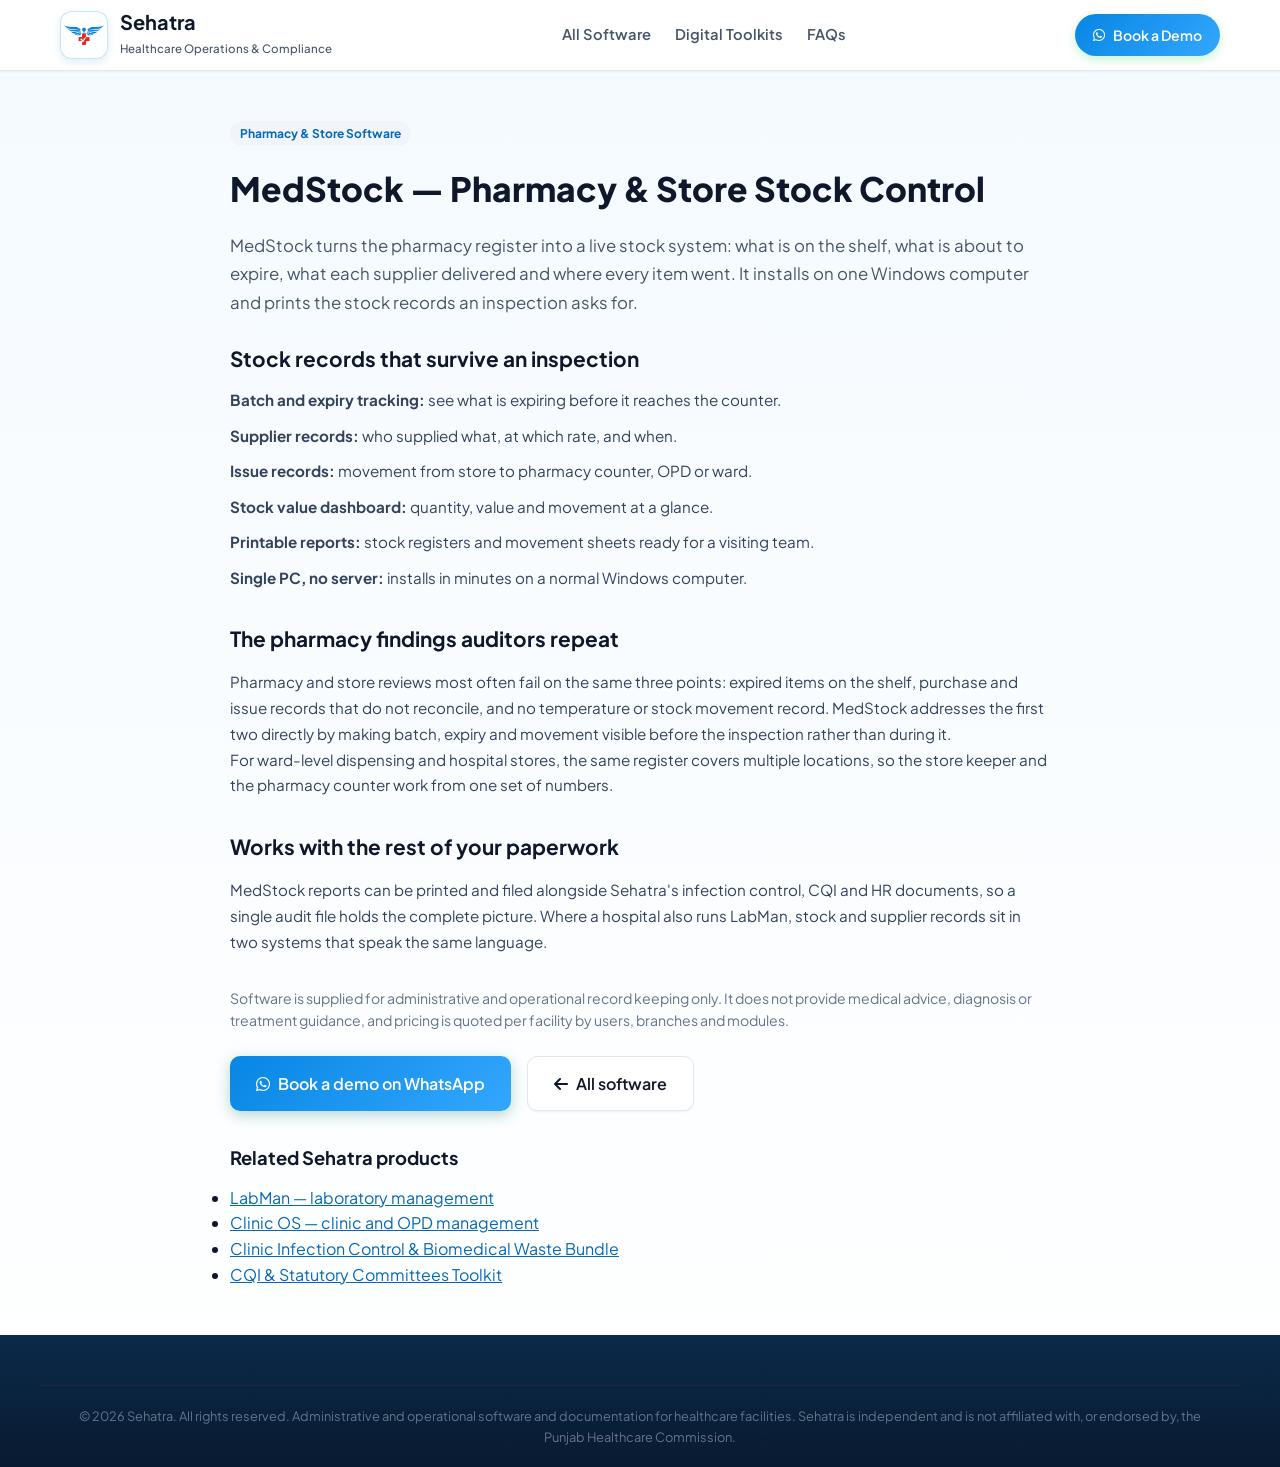
<file: medstock-pharmacy-stock.html>
<!DOCTYPE html>
<html lang="en">
<head>
    <meta charset="UTF-8">
    <meta name="viewport" content="width=device-width, initial-scale=1.0">
    <title>MedStock | Pharmacy Stock Software in Pakistan | Sehatra</title>
    <meta name="description" content="MedStock pharmacy and hospital store software for Pakistan: batch and expiry tracking, supplier and issue records, stock dashboard and inspection reports.">
    <link rel="canonical" href="https://zeshanhaider1.github.io/sehatra/medstock-pharmacy-stock.html">
    <link rel="icon" type="image/png" href="sehatra-logo.png">
    <link rel="apple-touch-icon" href="sehatra-logo.png">

    <meta name="robots" content="index, follow, max-snippet:-1, max-image-preview:large, max-video-preview:-1">
    <meta name="keywords" content="pharmacy software Pakistan, hospital store stock software, medicine stock software, expiry tracking software, pharmacy inventory Pakistan, MedStock, PHC pharmacy records">
    <meta name="author" content="Sehatra">

    <meta property="og:type" content="website">
    <meta property="og:site_name" content="Sehatra">
    <meta property="og:title" content="MedStock | Pharmacy Stock Software in Pakistan | Sehatra">
    <meta property="og:description" content="MedStock pharmacy and hospital store software for Pakistan: batch and expiry tracking, supplier and issue records, stock dashboard and inspection reports.">
    <meta property="og:url" content="https://zeshanhaider1.github.io/sehatra/medstock-pharmacy-stock.html">
    <meta property="og:locale" content="en_PK">
    <meta property="og:image" content="https://zeshanhaider1.github.io/sehatra/og-image.png">
    <meta property="og:image:width" content="1200">
    <meta property="og:image:height" content="630">
    <meta name="twitter:card" content="summary_large_image">
    <meta name="twitter:title" content="MedStock | Pharmacy Stock Software in Pakistan | Sehatra">
    <meta name="twitter:description" content="MedStock pharmacy and hospital store software for Pakistan: batch and expiry tracking, supplier and issue records, stock dashboard and inspection reports.">
    <meta name="twitter:image" content="https://zeshanhaider1.github.io/sehatra/og-image.png">

    <link rel="preconnect" href="https://fonts.googleapis.com">
    <link rel="preconnect" href="https://fonts.gstatic.com" crossorigin>
    <link href="https://fonts.googleapis.com/css2?family=Plus+Jakarta+Sans:wght@400;500;600;700;800&display=swap" rel="stylesheet">
    <link rel="stylesheet" href="https://cdnjs.cloudflare.com/ajax/libs/font-awesome/6.4.0/css/all.min.css">
    <link rel="stylesheet" href="styles.css">

    <script type="application/ld+json">
    {
  "@context": "https://schema.org",
  "@type": "SoftwareApplication",
  "name": "MedStock — Pharmacy and Store Stock Control",
  "url": "https://zeshanhaider1.github.io/sehatra/medstock-pharmacy-stock.html",
  "description": "Pharmacy and hospital store stock software for Pakistan: batch and expiry tracking, supplier records, issue records, stock value dashboard and printable stock reports for inspection.",
  "applicationCategory": "BusinessApplication",
  "operatingSystem": "Windows 10, Windows 11",
  "featureList": [
    "Batch and expiry tracking",
    "Supplier records",
    "Issue records for pharmacy and wards",
    "Stock value dashboard",
    "Printable stock reports",
    "Single-PC installation"
  ],
  "publisher": {
    "@type": "Organization",
    "name": "Sehatra",
    "url": "https://zeshanhaider1.github.io/sehatra/"
  }
}
    </script>
    <script type="application/ld+json">
    {
  "@context": "https://schema.org",
  "@type": "BreadcrumbList",
  "itemListElement": [
    {
      "@type": "ListItem",
      "position": 1,
      "name": "Sehatra",
      "item": "https://zeshanhaider1.github.io/sehatra/"
    },
    {
      "@type": "ListItem",
      "position": 2,
      "name": "Software",
      "item": "https://zeshanhaider1.github.io/sehatra/#software"
    },
    {
      "@type": "ListItem",
      "position": 3,
      "name": "MedStock — Pharmacy &amp; Store Stock Control",
      "item": "https://zeshanhaider1.github.io/sehatra/medstock-pharmacy-stock.html"
    }
  ]
}
    </script>
</head>
<body>
    <nav class="navbar" aria-label="Main navigation">
        <div class="container nav-container">
            <a href="./" class="brand">
                <div class="brand-logo-wrap">
                    <img src="sehatra-logo.png" alt="Sehatra Logo" class="brand-logo-img">
                </div>
                <div class="brand-text">
                    <span class="brand-title">Sehatra</span>
                    <span class="brand-sub">Healthcare Operations &amp; Compliance</span>
                </div>
            </a>
            <div class="nav-links">
                <a href="./#software">All Software</a>
                <a href="./#products">Digital Toolkits</a>
                <a href="./#faq">FAQs</a>
            </div>
            <div class="nav-cta">
                <a href="https://wa.me/923042917388?text=MedStock%20is%20pharmacy%20and%20hospital%20store%20stock%20software%20for%20Pakistan:%20batch%20and%20expiry%20tracking" target="_blank" rel="noopener" class="btn btn-wa-nav">
                    <i class="fa-brands fa-whatsapp"></i> <span class="wa-label">Book a Demo</span>
                </a>
            </div>
        </div>
    </nav>
    <main class="container" style="max-width: 860px; padding: 3rem 1.25rem;">
        <span class="category-pill" style="margin-bottom: 1rem; display: inline-block;">Pharmacy &amp; Store Software</span>
        <h1 class="section-title" style="margin-bottom: 1rem;">MedStock — Pharmacy &amp; Store Stock Control</h1>
        <p class="hero-desc" style="font-size: 1.05rem; line-height: 1.7; margin-bottom: 1.5rem;">MedStock turns the pharmacy register into a live stock system: what is on the shelf, what is about to expire, what each supplier delivered and where every item went. It installs on one Windows computer and prints the stock records an inspection asks for.</p>
        <section style="margin-bottom:2rem;">
            <h2 style="font-size:1.3rem; margin-bottom:.85rem; color:#0f172a;">Stock records that survive an inspection</h2>

            <ul style="list-style:none; display:flex; flex-direction:column; gap:.7rem; font-size:.95rem; line-height:1.6; color:#33435c;">
                <li><strong>Batch and expiry tracking:</strong> see what is expiring before it reaches the counter.</li>
                <li><strong>Supplier records:</strong> who supplied what, at which rate, and when.</li>
                <li><strong>Issue records:</strong> movement from store to pharmacy counter, OPD or ward.</li>
                <li><strong>Stock value dashboard:</strong> quantity, value and movement at a glance.</li>
                <li><strong>Printable reports:</strong> stock registers and movement sheets ready for a visiting team.</li>
                <li><strong>Single PC, no server:</strong> installs in minutes on a normal Windows computer.</li>
            </ul>
        </section>
        <section style="margin-bottom:2rem;">
            <h2 style="font-size:1.3rem; margin-bottom:.85rem; color:#0f172a;">The pharmacy findings auditors repeat</h2>

            <p style="font-size:.95rem; line-height:1.7; color:#33435c;">Pharmacy and store reviews most often fail on the same three points: expired items on the shelf, purchase and issue records that do not reconcile, and no temperature or stock movement record. MedStock addresses the first two directly by making batch, expiry and movement visible before the inspection rather than during it.</p>
            <p style="font-size:.95rem; line-height:1.7; color:#33435c; margin-bottom:0;">For ward-level dispensing and hospital stores, the same register covers multiple locations, so the store keeper and the pharmacy counter work from one set of numbers.</p>
        </section>
        <section style="margin-bottom:2rem;">
            <h2 style="font-size:1.3rem; margin-bottom:.85rem; color:#0f172a;">Works with the rest of your paperwork</h2>

            <p style="font-size:.95rem; line-height:1.7; color:#33435c; margin-bottom:0;">MedStock reports can be printed and filed alongside Sehatra's infection control, CQI and HR documents, so a single audit file holds the complete picture. Where a hospital also runs LabMan, stock and supplier records sit in two systems that speak the same language.</p>
        </section>
        <p style="margin:0 0 1.5rem; font-size:.88rem; color:#64748b; line-height:1.6;">Software is supplied for administrative and operational record keeping only. It does not provide medical advice, diagnosis or treatment guidance, and pricing is quoted per facility by users, branches and modules.</p>
        <div style="display:flex; gap:1rem; flex-wrap:wrap; margin-bottom:2rem;">
            <a class="btn btn-primary btn-lg" href="https://wa.me/923042917388?text=MedStock%20is%20pharmacy%20and%20hospital%20store%20stock%20software%20for%20Pakistan:%20batch%20and%20expiry%20tracking" target="_blank" rel="noopener"><i class="fa-brands fa-whatsapp"></i> Book a demo on WhatsApp</a>
            <a class="btn btn-secondary btn-lg" href="./#software"><i class="fa-solid fa-arrow-left"></i> All software</a>
        </div>
        <section aria-labelledby="related">
            <h2 id="related" style="font-size:1.15rem; margin-bottom:.75rem;">Related Sehatra products</h2>
            <ul>
                <li><a href="labman-lims.html">LabMan — laboratory management</a></li>
                <li><a href="clinic-os.html">Clinic OS — clinic and OPD management</a></li>
                <li><a href="infection-control-biomedical-waste-bundle.html">Clinic Infection Control &amp; Biomedical Waste Bundle</a></li>
                <li><a href="hospital-cqi-committees.html">CQI &amp; Statutory Committees Toolkit</a></li>
            </ul>
        </section>
    </main>
    <footer class="footer">
        <div class="container footer-bottom text-center">
            <p>&copy; 2026 Sehatra. All rights reserved. Administrative and operational software and documentation for healthcare facilities. Sehatra is independent and is not affiliated with, or endorsed by, the Punjab Healthcare Commission.</p>
        </div>
    </footer>
</body>
</html>
</file>
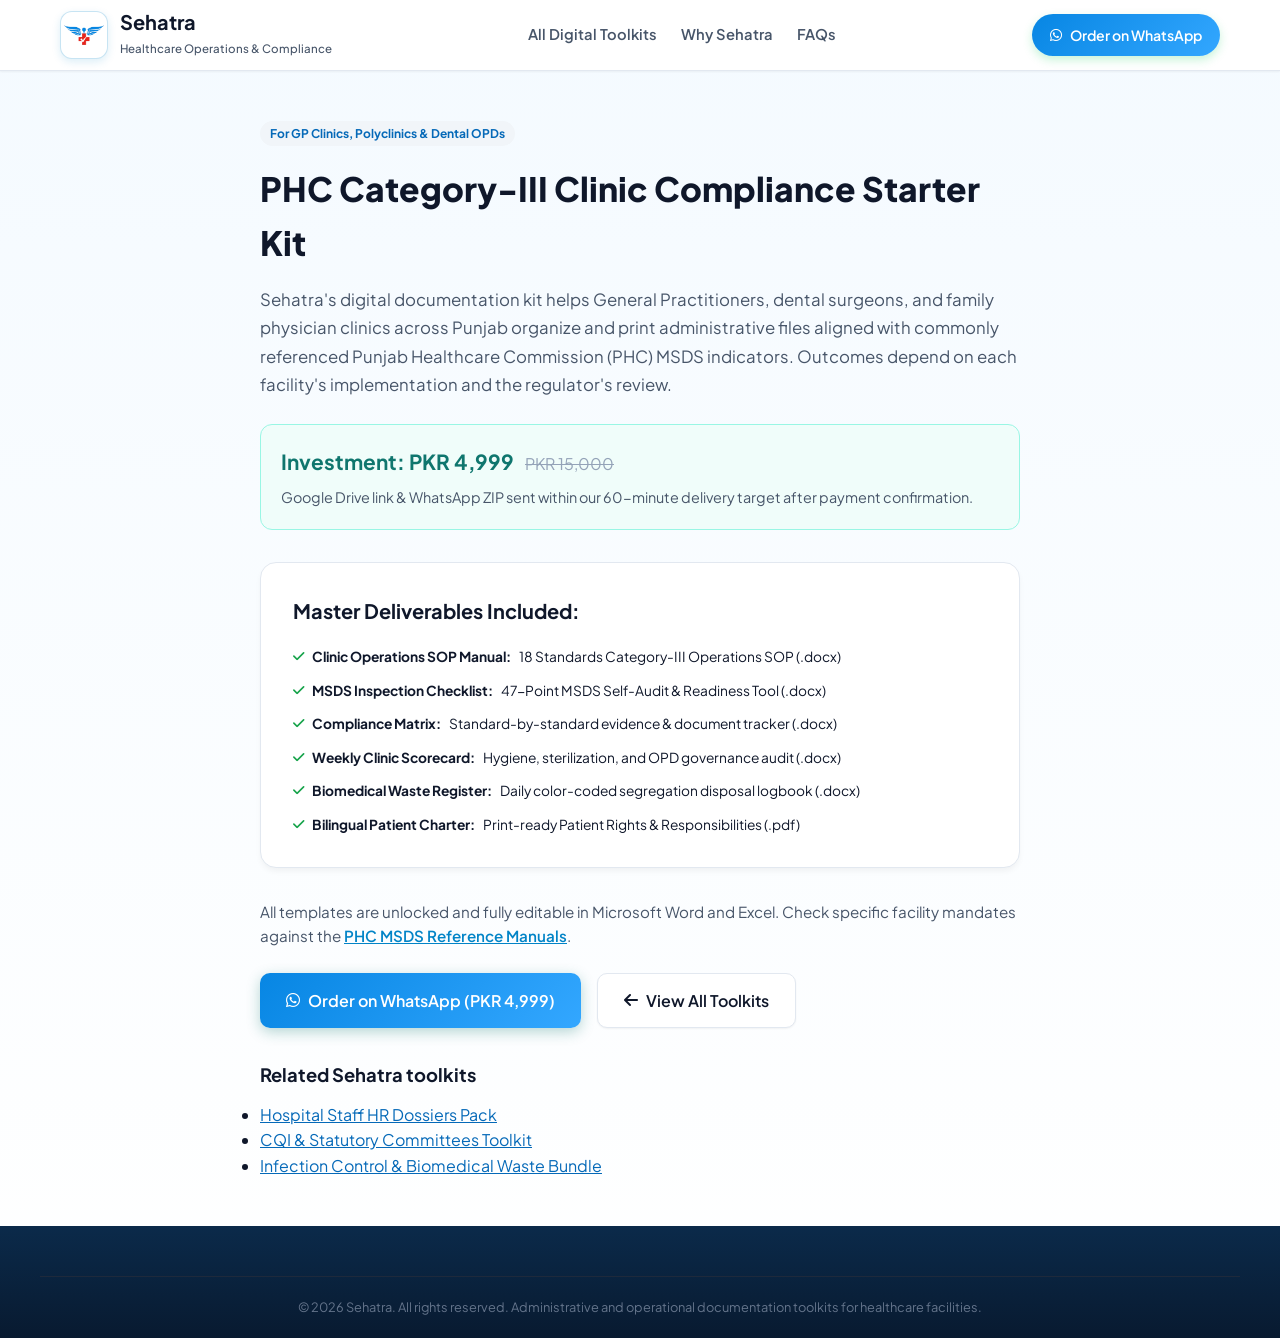
<file: phc-category-iii-clinic-kit.html>
<!DOCTYPE html>
<html lang="en">
<head>
    <meta charset="UTF-8">
    <meta name="viewport" content="width=device-width, initial-scale=1.0">
    <title>PHC Category-III Clinic Compliance Starter Kit | Sehatra</title>
    <meta name="description" content="Sehatra's PKR 4,999 documentation kit for GP and family physician clinics in Punjab includes editable Word SOPs, a 47-point MSDS checklist and a printable patient charter.">
    <link rel="canonical" href="https://zeshanhaider1.github.io/sehatra/phc-category-iii-clinic-kit.html">
    <link rel="icon" type="image/png" href="sehatra-logo.png">

    <!-- SEO Meta Tags -->
    <meta name="robots" content="index, follow, max-snippet:-1, max-image-preview:large, max-video-preview:-1">
    <meta name="keywords" content="PHC Category-III Clinic Kit, Punjab Healthcare Commission SOPs, GP clinic MSDS checklist, clinic licensing Punjab, Sehatra">
    <meta name="author" content="Sehatra">
    
    <!-- Open Graph -->
    <meta property="og:type" content="product">
    <meta property="og:site_name" content="Sehatra">
    <meta property="og:title" content="PHC Category-III Clinic Compliance Starter Kit | Sehatra">
    <meta property="og:description" content="Editable Word SOPs, 47-point MSDS checklist, and biomedical waste tracker for GP clinics in Punjab. Delivery target: 60 minutes after payment confirmation.">
    <meta property="og:url" content="https://zeshanhaider1.github.io/sehatra/phc-category-iii-clinic-kit.html">
    <meta property="og:image" content="https://zeshanhaider1.github.io/sehatra/sehatra-logo.png">

    <!-- Google Fonts & FontAwesome -->
    <link rel="preconnect" href="https://fonts.googleapis.com">
    <link rel="preconnect" href="https://fonts.gstatic.com" crossorigin>
    <link href="https://fonts.googleapis.com/css2?family=Plus+Jakarta+Sans:wght@400;500;600;700;800&display=swap" rel="stylesheet">
    <link rel="stylesheet" href="https://cdnjs.cloudflare.com/ajax/libs/font-awesome/6.4.0/css/all.min.css">
    <link rel="stylesheet" href="styles.css">

    <!-- JSON-LD Product Schema -->
    <script type="application/ld+json">
    {
      "@context": "https://schema.org/",
      "@type": "Product",
      "name": "PHC Category-III Clinic Compliance Starter Kit",
      "image": "https://zeshanhaider1.github.io/sehatra/sehatra-logo.png",
      "description": "Sehatra's PKR 4,999 documentation kit for GP and family physician clinics in Punjab includes editable Word SOPs, a 47-point MSDS checklist and a printable patient charter.",
      "brand": {
        "@type": "Brand",
        "name": "Sehatra"
      },
      "offers": {
        "@type": "Offer",
        "url": "https://zeshanhaider1.github.io/sehatra/phc-category-iii-clinic-kit.html",
        "priceCurrency": "PKR",
        "price": "4999",
        "priceValidUntil": "2027-12-31",
        "availability": "https://schema.org/InStock"
      }
    }
    </script>
    <script type="application/ld+json">
    {
      "@context": "https://schema.org",
      "@type": "BreadcrumbList",
      "itemListElement": [
        {"@type": "ListItem", "position": 1, "name": "Sehatra", "item": "https://zeshanhaider1.github.io/sehatra/"},
        {"@type": "ListItem", "position": 2, "name": "PHC Category-III Clinic Compliance Starter Kit", "item": "https://zeshanhaider1.github.io/sehatra/phc-category-iii-clinic-kit.html"}
      ]
    }
    </script>
</head>
<body>
    <nav class="navbar" aria-label="Main navigation">
        <div class="container nav-container">
            <a href="./" class="brand">
                <div class="brand-logo-wrap">
                    <img src="sehatra-logo.png" alt="Sehatra Logo" class="brand-logo-img">
                </div>
                <div class="brand-text">
                    <span class="brand-title">Sehatra</span>
                    <span class="brand-sub">Healthcare Operations &amp; Compliance</span>
                </div>
            </a>
            <div class="nav-links">
                <a href="./#products">All Digital Toolkits</a>
                <a href="./#comparison">Why Sehatra</a>
                <a href="./#faq">FAQs</a>
            </div>
            <div class="nav-cta">
                <a href="https://wa.me/923042917388?text=Hello%20Sehatra%2C%20I%20would%20like%20the%20PHC%20Category-III%20Clinic%20Compliance%20Starter%20Kit%20for%20PKR%204%2C999." target="_blank" class="btn btn-wa-nav">
                    <i class="fa-brands fa-whatsapp"></i> Order on WhatsApp
                </a>
            </div>
        </div>
    </nav>
    <main class="container" style="max-width: 800px; padding: 3rem 1.25rem;">
        <span class="category-pill" style="margin-bottom: 1rem; display: inline-block;">For GP Clinics, Polyclinics &amp; Dental OPDs</span>
        <h1 class="section-title" style="margin-bottom: 1rem;">PHC Category-III Clinic Compliance Starter Kit</h1>
        <p class="hero-desc" style="font-size: 1.05rem; line-height: 1.7; margin-bottom: 1.5rem;">
            Sehatra's digital documentation kit helps General Practitioners, dental surgeons, and family physician clinics across Punjab organize and print administrative files aligned with commonly referenced Punjab Healthcare Commission (PHC) MSDS indicators. Outcomes depend on each facility's implementation and the regulator's review.
        </p>
        <div style="background: #f0fdfa; border: 1.5px solid #99f6e4; padding: 1.25rem; border-radius: 12px; margin-bottom: 2rem;">
            <strong style="color: #0f766e; font-size: 1.3rem;">Investment: PKR 4,999</strong> <span style="text-decoration: line-through; color: #94a3b8; margin-left: 0.5rem;">PKR 15,000</span>
            <p style="margin-top: 0.5rem; font-size: 0.9rem; color: #475569;">Google Drive link &amp; WhatsApp ZIP sent within our 60-minute delivery target after payment confirmation.</p>
        </div>
        <section class="deliverables-list" aria-labelledby="contents" style="background: #ffffff; border: 1px solid #e2e8f0; border-radius: 16px; padding: 2rem; box-shadow: 0 4px 6px -1px rgba(0,0,0,0.05); margin-bottom: 2rem;">
            <h2 id="contents" style="font-size: 1.25rem; margin-bottom: 1.25rem; color: #0f172a;">Master Deliverables Included:</h2>
            <ul style="list-style: none; display: flex; flex-direction: column; gap: 0.85rem;">
                <li><i class="fa-solid fa-check text-green"></i> <strong>Clinic Operations SOP Manual:</strong> 18 Standards Category-III Operations SOP (.docx)</li>
                <li><i class="fa-solid fa-check text-green"></i> <strong>MSDS Inspection Checklist:</strong> 47-Point MSDS Self-Audit &amp; Readiness Tool (.docx)</li>
                <li><i class="fa-solid fa-check text-green"></i> <strong>Compliance Matrix:</strong> Standard-by-standard evidence &amp; document tracker (.docx)</li>
                <li><i class="fa-solid fa-check text-green"></i> <strong>Weekly Clinic Scorecard:</strong> Hygiene, sterilization, and OPD governance audit (.docx)</li>
                <li><i class="fa-solid fa-check text-green"></i> <strong>Biomedical Waste Register:</strong> Daily color-coded segregation disposal logbook (.docx)</li>
                <li><i class="fa-solid fa-check text-green"></i> <strong>Bilingual Patient Charter:</strong> Print-ready Patient Rights &amp; Responsibilities (.pdf)</li>
            </ul>
        </section>
        <p style="margin-bottom: 1.5rem; font-size: 0.95rem; color: #475569;">
            All templates are unlocked and fully editable in Microsoft Word and Excel. Check specific facility mandates against the <a href="https://os.phc.org.pk/MSDS_Download_.aspx" target="_blank" rel="noopener" style="color: #0284c7; font-weight: 600;">PHC MSDS Reference Manuals</a>.
        </p>
        <div style="display: flex; gap: 1rem; flex-wrap: wrap;">
            <a class="btn btn-primary btn-lg" href="https://wa.me/923042917388?text=Hello%20Sehatra%2C%20I%20would%20like%20the%20PHC%20Category-III%20Clinic%20Compliance%20Starter%20Kit%20for%20PKR%204%2C999.">
                <i class="fa-brands fa-whatsapp"></i> Order on WhatsApp (PKR 4,999)
            </a>
            <a class="btn btn-secondary btn-lg" href="./#products">
                <i class="fa-solid fa-arrow-left"></i> View All Toolkits
            </a>
        </div>

        <section aria-labelledby="related" style="margin-top:2rem;">
            <h2 id="related" style="font-size:1.15rem; margin-bottom:.75rem;">Related Sehatra toolkits</h2>
            <ul>
                <li><a href="hospital-hr-dossiers.html">Hospital Staff HR Dossiers Pack</a></li>
                <li><a href="hospital-cqi-committees.html">CQI &amp; Statutory Committees Toolkit</a></li>
                <li><a href="infection-control-biomedical-waste-bundle.html">Infection Control &amp; Biomedical Waste Bundle</a></li>
            </ul>
        </section>
    </main>
    <footer class="footer">
        <div class="container footer-bottom text-center">
            <p>&copy; 2026 Sehatra. All rights reserved. Administrative and operational documentation toolkits for healthcare facilities.</p>
        </div>
    </footer>
</body>
</html>
</file>
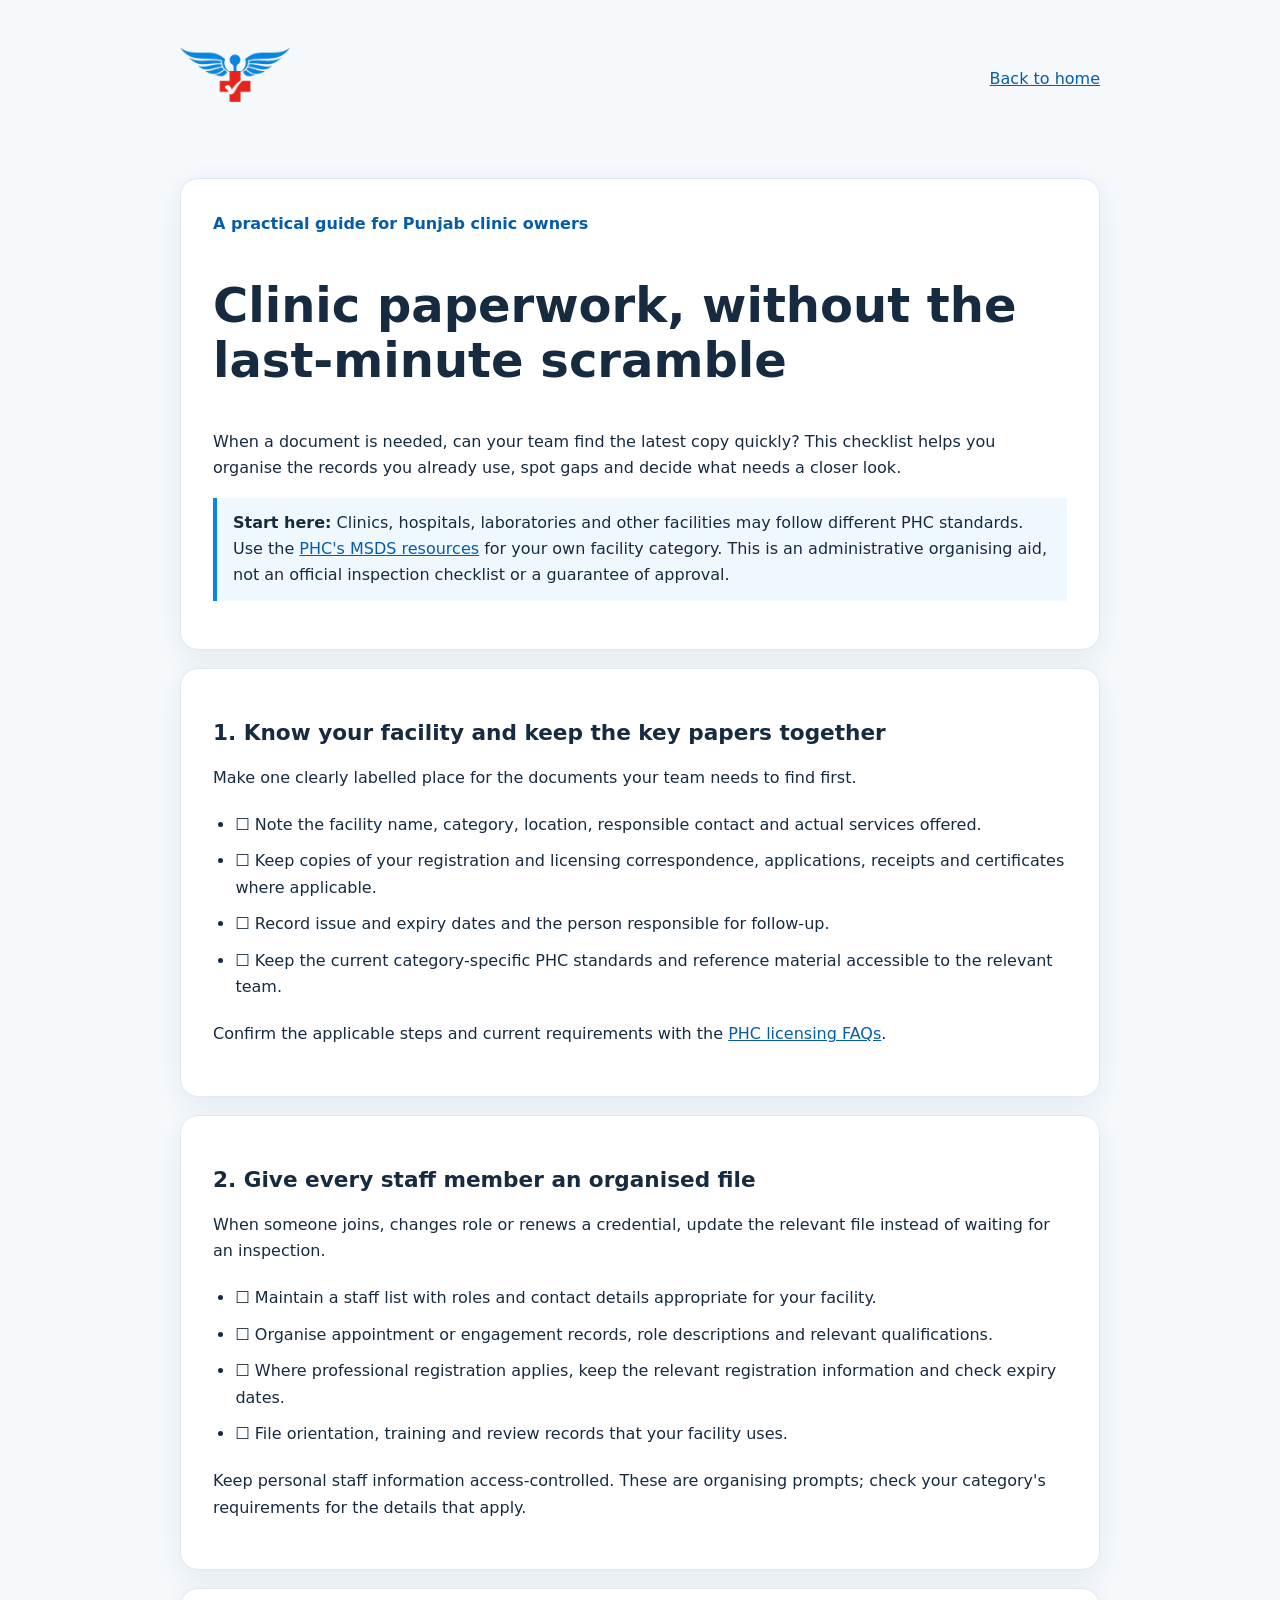
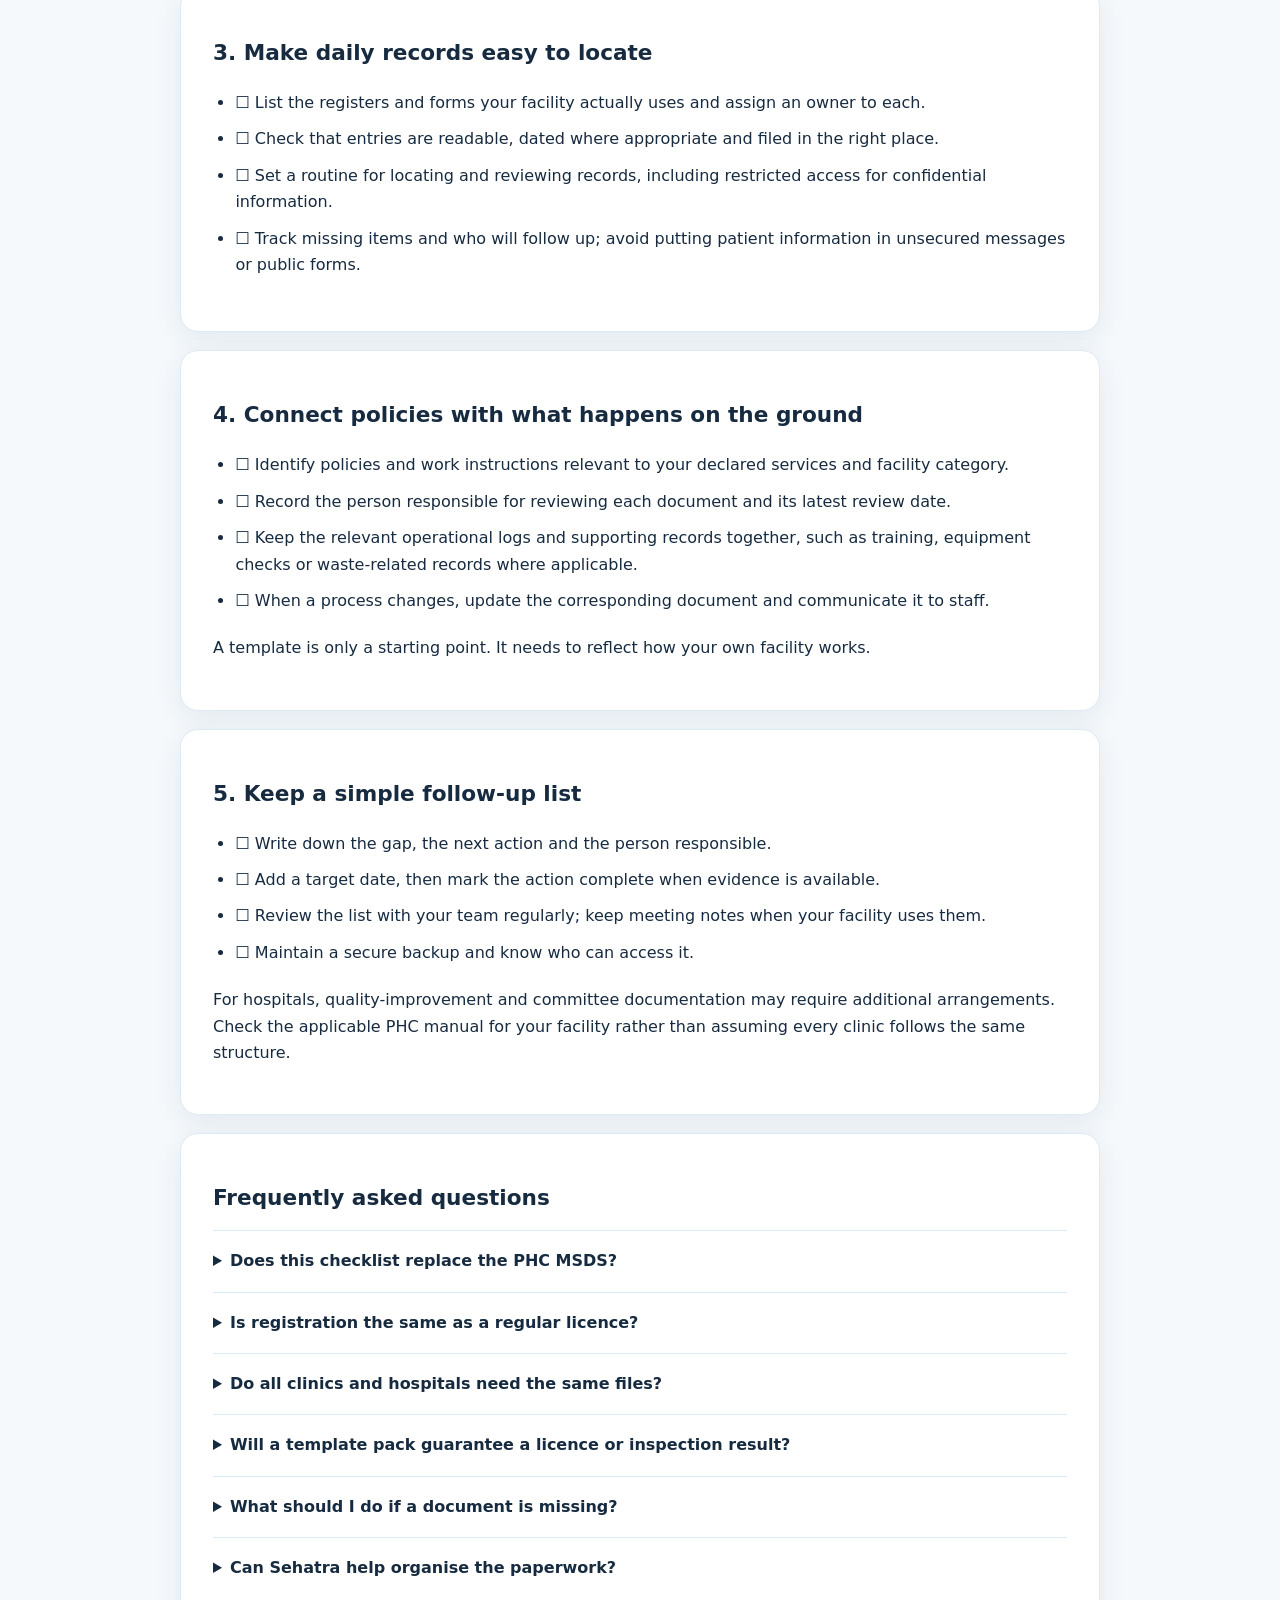
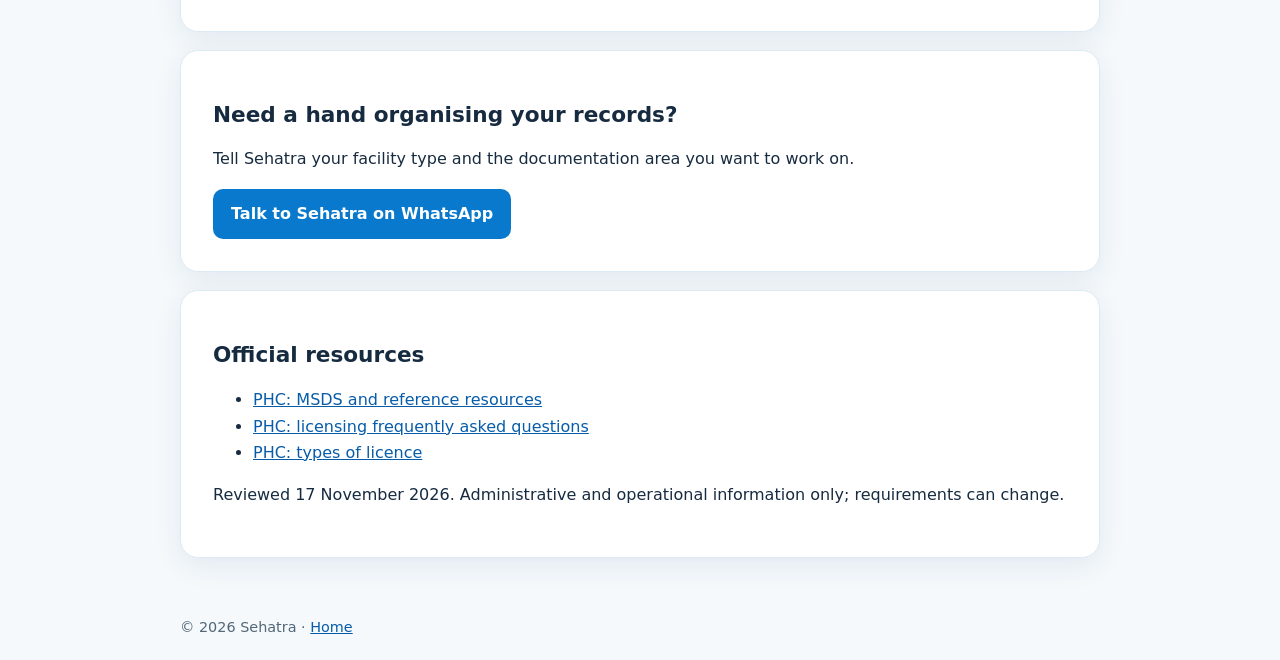
<file: phc-clinic-documentation-checklist.html>
<!doctype html>
<html lang="en"><head><meta charset="utf-8"><meta name="viewport" content="width=device-width,initial-scale=1"><title>Clinic Documentation Checklist for Punjab | Sehatra</title><meta name="description" content="A practical clinic documentation checklist for Punjab: registration, staff files, daily records and a simple review routine."><link rel="canonical" href="https://zeshanhaider1.github.io/sehatra/phc-clinic-documentation-checklist.html"><meta property="og:title" content="Clinic Documentation Checklist for Punjab | Sehatra"><meta property="og:description" content="A practical guide to organising clinic records and finding the right PHC resources."><meta property="og:type" content="article"><link rel="icon" href="sehatra-logo.png"><style> *{box-sizing:border-box}body{margin:0;background:#f5f9fc;color:#172b40;font:16px/1.65 system-ui,-apple-system,sans-serif}a{color:#075caa}header,main,footer{max-width:960px;margin:auto;padding:20px}header{display:flex;justify-content:space-between;align-items:center;gap:15px}header img{width:110px;height:auto}h1{font-size:clamp(2rem,6vw,3rem);line-height:1.16}h2{font-size:1.35rem;line-height:1.3}h3{font-size:1.05rem}.hero,.card{background:white;border:1px solid #dceaf5;border-radius:18px;padding:clamp(20px,4vw,32px);margin-bottom:18px;box-shadow:0 8px 28px rgba(15,55,90,.08)}.tag{color:#075caa;font-weight:700}.note{border-left:4px solid #0786e3;padding:12px 16px;background:#eff8ff}.checklist{padding-left:1.4rem}.checklist li{padding:5px 0}details{border-top:1px solid #dceaf5;padding:13px 0}summary{font-weight:700;cursor:pointer;padding:4px 0}.button{display:inline-block;background:#0879cc;color:white;padding:12px 18px;border-radius:10px;text-decoration:none;font-weight:700;min-height:48px}.sources li{overflow-wrap:anywhere}footer{color:#536777;font-size:.9rem}@media(max-width:600px){header,main,footer{padding:16px}.button{display:block;text-align:center}header img{width:90px}}</style></head>
<body><header><a href="./" aria-label="Sehatra home"><img src="sehatra-logo.png" alt="Sehatra"></a><a href="./">Back to home</a></header><main><article><div class="hero"><span class="tag">A practical guide for Punjab clinic owners</span><h1>Clinic paperwork, without the last-minute scramble</h1><p>When a document is needed, can your team find the latest copy quickly? This checklist helps you organise the records you already use, spot gaps and decide what needs a closer look.</p><p class="note"><strong>Start here:</strong> Clinics, hospitals, laboratories and other facilities may follow different PHC standards. Use the <a href="https://os.phc.org.pk/MSDS_Download_.aspx">PHC's MSDS resources</a> for your own facility category. This is an administrative organising aid, not an official inspection checklist or a guarantee of approval.</p></div>
<section class="card"><h2>1. Know your facility and keep the key papers together</h2><p>Make one clearly labelled place for the documents your team needs to find first.</p><ul class="checklist"><li>☐ Note the facility name, category, location, responsible contact and actual services offered.</li><li>☐ Keep copies of your registration and licensing correspondence, applications, receipts and certificates where applicable.</li><li>☐ Record issue and expiry dates and the person responsible for follow-up.</li><li>☐ Keep the current category-specific PHC standards and reference material accessible to the relevant team.</li></ul><p>Confirm the applicable steps and current requirements with the <a href="https://os.phc.org.pk/licensingFAQs.aspx">PHC licensing FAQs</a>.</p></section>
<section class="card"><h2>2. Give every staff member an organised file</h2><p>When someone joins, changes role or renews a credential, update the relevant file instead of waiting for an inspection.</p><ul class="checklist"><li>☐ Maintain a staff list with roles and contact details appropriate for your facility.</li><li>☐ Organise appointment or engagement records, role descriptions and relevant qualifications.</li><li>☐ Where professional registration applies, keep the relevant registration information and check expiry dates.</li><li>☐ File orientation, training and review records that your facility uses.</li></ul><p>Keep personal staff information access-controlled. These are organising prompts; check your category's requirements for the details that apply.</p></section>
<section class="card"><h2>3. Make daily records easy to locate</h2><ul class="checklist"><li>☐ List the registers and forms your facility actually uses and assign an owner to each.</li><li>☐ Check that entries are readable, dated where appropriate and filed in the right place.</li><li>☐ Set a routine for locating and reviewing records, including restricted access for confidential information.</li><li>☐ Track missing items and who will follow up; avoid putting patient information in unsecured messages or public forms.</li></ul></section>
<section class="card"><h2>4. Connect policies with what happens on the ground</h2><ul class="checklist"><li>☐ Identify policies and work instructions relevant to your declared services and facility category.</li><li>☐ Record the person responsible for reviewing each document and its latest review date.</li><li>☐ Keep the relevant operational logs and supporting records together, such as training, equipment checks or waste-related records where applicable.</li><li>☐ When a process changes, update the corresponding document and communicate it to staff.</li></ul><p>A template is only a starting point. It needs to reflect how your own facility works.</p></section>
<section class="card"><h2>5. Keep a simple follow-up list</h2><ul class="checklist"><li>☐ Write down the gap, the next action and the person responsible.</li><li>☐ Add a target date, then mark the action complete when evidence is available.</li><li>☐ Review the list with your team regularly; keep meeting notes when your facility uses them.</li><li>☐ Maintain a secure backup and know who can access it.</li></ul><p>For hospitals, quality-improvement and committee documentation may require additional arrangements. Check the applicable PHC manual for your facility rather than assuming every clinic follows the same structure.</p></section>
<section class="card"><h2>Frequently asked questions</h2><details><summary>Does this checklist replace the PHC MSDS?</summary><p>No. This page is a practical organising guide. Check the PHC standards and reference material for your specific category and services.</p></details><details><summary>Is registration the same as a regular licence?</summary><p>They are different stages in the PHC process. See the <a href="https://os.phc.org.pk/licensingFAQs.aspx">PHC licensing FAQs</a> for the current process and applicable details.</p></details><details><summary>Do all clinics and hospitals need the same files?</summary><p>No single list here can cover every facility. Start with the category-specific standards and adapt your records to your actual services.</p></details><details><summary>Will a template pack guarantee a licence or inspection result?</summary><p>No. Documents must reflect actual practice, and the relevant authority makes its own assessment.</p></details><details><summary>What should I do if a document is missing?</summary><p>Record what is missing, who will follow up and the next review date. Check the relevant PHC guidance before deciding what is needed for your facility.</p></details><details><summary>Can Sehatra help organise the paperwork?</summary><p>Yes. Share your facility type and the administrative support you need. Please do not send patient records or sensitive clinical details through the contact form.</p></details></section>
<section class="card"><h2>Need a hand organising your records?</h2><p>Tell Sehatra your facility type and the documentation area you want to work on.</p><a class="button" href="https://wa.me/923042917388?text=Hello%20Sehatra%2C%20I%20would%20like%20help%20organising%20clinic%20documentation.">Talk to Sehatra on WhatsApp</a></section>
<section class="card"><h2>Official resources</h2><ul class="sources"><li><a href="https://os.phc.org.pk/MSDS_Download_.aspx">PHC: MSDS and reference resources</a></li><li><a href="https://os.phc.org.pk/licensingFAQs.aspx">PHC: licensing frequently asked questions</a></li><li><a href="https://os.phc.org.pk/licensingType.aspx">PHC: types of licence</a></li></ul><p>Reviewed 17 November 2026. Administrative and operational information only; requirements can change.</p></section></article></main><footer>© 2026 Sehatra · <a href="./">Home</a></footer></body></html>
</file>
<file: styles.css>
﻿/* ========================================================
   HealthOps PK â€” Premium Healthcare SaaS & Product Styling
   ======================================================== */

:root {
    --primary: #0786E3;
    --primary-hover: #0569b8;
    --primary-light: #e6f4ff;
    --teal-dark: #0b4f86;
    --secondary: #0b63c7;
    --accent: #E7251C;
    --success: #16a34a;
    --whatsapp: #25d366;
    --whatsapp-hover: #1da851;
    
    --bg-page: #f8fafc;
    --bg-white: #ffffff;
    --bg-surface: #f1f5f9;
    
    --text-main: #0f172a;
    --text-muted: #475569;
    --text-light: #94a3b8;
    
    --border: #e2e8f0;
    --border-highlight: #9fd5ff;
    
    --shadow-sm: 0 1px 2px rgba(0, 0, 0, 0.05);
    --shadow-md: 0 4px 6px -1px rgba(0, 0, 0, 0.08), 0 2px 4px -2px rgba(0, 0, 0, 0.05);
    --shadow-lg: 0 10px 15px -3px rgba(0, 0, 0, 0.08), 0 4px 6px -4px rgba(0, 0, 0, 0.04);
    --shadow-xl: 0 20px 25px -5px rgba(0, 0, 0, 0.1), 0 8px 10px -6px rgba(0, 0, 0, 0.05);
    
    --radius-sm: 6px;
    --radius-md: 10px;
    --radius-lg: 16px;
    --radius-xl: 24px;
    
    --font-sans: 'Plus Jakarta Sans', system-ui, -apple-system, sans-serif;
}

* {
    margin: 0;
    padding: 0;
    box-sizing: border-box;
}

html {
    scroll-behavior: smooth;
}

body {
    font-family: var(--font-sans);
    background-color: var(--bg-page);
    color: var(--text-main);
    line-height: 1.6;
    -webkit-font-smoothing: antialiased;
}

.container {
    max-width: 1200px;
    margin: 0 auto;
    padding: 0 20px;
}

/* TOP ANNOUNCEMENT BAR */
.top-bar {
    background: linear-gradient(90deg, #134e4a, #0f766e);
    color: #ffffff;
    font-size: 0.85rem;
    padding: 8px 0;
    border-bottom: 1px solid rgba(255, 255, 255, 0.1);
}

.top-bar-content {
    display: flex;
    justify-content: space-between;
    align-items: center;
    flex-wrap: wrap;
    gap: 10px;
}

.delivery-badge {
    background: rgba(255, 255, 255, 0.2);
    padding: 2px 10px;
    border-radius: 20px;
    font-weight: 600;
    font-size: 0.78rem;
}

/* NAVIGATION */
.navbar {
    background: var(--bg-white);
    border-bottom: 1px solid var(--border);
    position: sticky;
    top: 0;
    z-index: 100;
    box-shadow: var(--shadow-sm);
}

.nav-container {
    display: flex;
    justify-content: space-between;
    align-items: center;
    height: 70px;
}

.brand {
    display: flex;
    align-items: center;
    gap: 12px;
    text-decoration: none;
    color: var(--text-main);
}

.brand-icon {
    width: 44px;
    height: 44px;
    background: var(--primary-light);
    color: var(--primary);
    border-radius: var(--radius-md);
    display: flex;
    align-items: center;
    justify-content: center;
    font-size: 1.3rem;
}

.brand-title {
    font-size: 1.25rem;
    font-weight: 700;
    color: var(--text-main);
    display: block;
    line-height: 1.2;
}

.brand-title strong {
    color: var(--primary);
}

.brand-sub {
    font-size: 0.72rem;
    color: var(--text-muted);
    font-weight: 500;
}

.nav-links {
    display: flex;
    gap: 24px;
}

.nav-links a {
    text-decoration: none;
    color: var(--text-muted);
    font-weight: 600;
    font-size: 0.92rem;
    transition: color 0.2s ease;
}

.nav-links a:hover {
    color: var(--primary);
}

.btn {
    display: inline-flex;
    align-items: center;
    justify-content: center;
    gap: 8px;
    font-weight: 600;
    border-radius: var(--radius-md);
    text-decoration: none;
    cursor: pointer;
    transition: all 0.2s ease;
    border: none;
    font-family: inherit;
}

.btn-wa-nav {
    background: var(--whatsapp);
    color: #ffffff;
    padding: 10px 18px;
    font-size: 0.88rem;
    border-radius: 30px;
    box-shadow: 0 4px 10px rgba(37, 211, 102, 0.25);
}

.btn-wa-nav:hover {
    background: var(--whatsapp-hover);
    transform: translateY(-1px);
}

/* HERO SECTION */
.hero {
    padding: 60px 0 40px;
    background: linear-gradient(180deg, #f0fdfa 0%, #f8fafc 100%);
    border-bottom: 1px solid var(--border);
}

.hero-grid {
    display: grid;
    grid-template-columns: 1.15fr 0.85fr;
    gap: 40px;
    align-items: center;
}

.hero-pill {
    display: inline-flex;
    align-items: center;
    gap: 8px;
    background: #ccfbf1;
    color: var(--teal-dark);
    font-size: 0.82rem;
    font-weight: 700;
    padding: 6px 14px;
    border-radius: 20px;
    margin-bottom: 20px;
    border: 1px solid #99f6e4;
}

.hero-title {
    font-size: 2.5rem;
    line-height: 1.22;
    font-weight: 800;
    color: var(--text-main);
    margin-bottom: 18px;
    letter-spacing: -0.02em;
}

.text-gradient {
    background: linear-gradient(135deg, #0f766e 0%, #0369a1 100%);
    -webkit-background-clip: text;
    -webkit-text-fill-color: transparent;
}

.hero-desc {
    font-size: 1.05rem;
    color: var(--text-muted);
    margin-bottom: 24px;
    line-height: 1.65;
}

.hero-badges {
    display: flex;
    flex-wrap: wrap;
    gap: 12px;
    margin-bottom: 30px;
}

.badge-item {
    display: flex;
    align-items: center;
    gap: 6px;
    background: #ffffff;
    border: 1px solid var(--border);
    padding: 6px 12px;
    border-radius: var(--radius-sm);
    font-size: 0.82rem;
    font-weight: 600;
    color: var(--text-main);
    box-shadow: var(--shadow-sm);
}

.badge-item i {
    color: var(--primary);
}

.hero-buttons {
    display: flex;
    flex-wrap: wrap;
    gap: 14px;
    margin-bottom: 16px;
}

.btn-lg {
    padding: 14px 26px;
    font-size: 1rem;
    border-radius: var(--radius-md);
}

.btn-primary {
    background: var(--primary);
    color: #ffffff;
    box-shadow: 0 4px 14px rgba(15, 118, 110, 0.3);
}

.btn-primary:hover {
    background: var(--primary-hover);
    transform: translateY(-2px);
    box-shadow: 0 6px 20px rgba(15, 118, 110, 0.4);
}

.btn-secondary {
    background: #ffffff;
    color: var(--text-main);
    border: 1px solid var(--border);
    box-shadow: var(--shadow-sm);
}

.btn-secondary:hover {
    background: var(--bg-surface);
    border-color: #cbd5e1;
}

.hero-subtext {
    font-size: 0.82rem;
    color: var(--text-muted);
}

/* HERO CARD (AUDIT INSPECTION MATRIX) */
.audit-card {
    background: #ffffff;
    border-radius: var(--radius-xl);
    padding: 26px;
    border: 1px solid var(--border);
    box-shadow: var(--shadow-xl);
    position: relative;
}

.audit-card-header {
    display: flex;
    align-items: center;
    justify-content: space-between;
    padding-bottom: 16px;
    border-bottom: 1px solid var(--border);
    margin-bottom: 16px;
}

.audit-card-header h4 {
    font-size: 0.95rem;
    font-weight: 700;
}

.pulse-dot {
    width: 10px;
    height: 10px;
    background: var(--success);
    border-radius: 50%;
    display: inline-block;
    box-shadow: 0 0 0 4px rgba(22, 163, 74, 0.2);
}

.status-pass {
    background: #dcfce7;
    color: #166534;
    font-size: 0.75rem;
    font-weight: 700;
    padding: 4px 10px;
    border-radius: 20px;
}

.audit-items {
    display: flex;
    flex-direction: column;
    gap: 12px;
    margin-bottom: 20px;
}

.audit-row {
    display: flex;
    justify-content: space-between;
    align-items: center;
    font-size: 0.88rem;
    font-weight: 600;
    color: var(--text-main);
    padding: 8px 12px;
    background: #f8fafc;
    border-radius: var(--radius-sm);
    border: 1px solid #f1f5f9;
}

.text-teal {
    color: var(--primary);
    margin-right: 6px;
}

.text-green {
    color: var(--success);
}

.tag-ready {
    background: #ccfbf1;
    color: #0f766e;
    font-size: 0.72rem;
    padding: 2px 8px;
    border-radius: 12px;
    font-weight: 700;
}

.audit-footer {
    padding-top: 16px;
    border-top: 1px dashed var(--border);
    display: flex;
    justify-content: space-between;
    align-items: center;
}

.save-label {
    display: block;
    font-size: 0.75rem;
    color: var(--text-muted);
}

.strike {
    text-decoration: line-through;
    color: #dc2626;
    font-weight: 700;
    font-size: 0.95rem;
}

.our-label {
    display: block;
    font-size: 0.75rem;
    color: var(--primary);
    font-weight: 600;
}

.deal-price {
    font-size: 1.25rem;
    font-weight: 800;
    color: var(--primary);
}

/* TRUST STRIP */
.trust-strip {
    background: #ffffff;
    border-bottom: 1px solid var(--border);
    padding: 24px 0;
}

.trust-grid {
    display: grid;
    grid-template-columns: repeat(4, 1fr);
    gap: 24px;
}

.trust-box {
    display: flex;
    align-items: center;
    gap: 14px;
}

.trust-box i {
    font-size: 1.8rem;
    color: var(--primary);
}

.trust-box h4 {
    font-size: 0.92rem;
    font-weight: 700;
    line-height: 1.3;
}

.trust-box p {
    font-size: 0.78rem;
    color: var(--text-muted);
    line-height: 1.4;
}

/* PRODUCTS SECTION */
.products-section {
    padding: 70px 0;
}

.section-header {
    margin-bottom: 45px;
}

.section-tag {
    display: inline-block;
    color: var(--primary);
    font-weight: 700;
    font-size: 0.85rem;
    text-transform: uppercase;
    letter-spacing: 0.05em;
    margin-bottom: 8px;
}

.section-title {
    font-size: 2.1rem;
    font-weight: 800;
    color: var(--text-main);
    margin-bottom: 12px;
}

.section-desc {
    font-size: 1rem;
    color: var(--text-muted);
    max-width: 650px;
    margin: 0 auto;
}

.text-center {
    text-align: center;
}

.products-grid {
    display: grid;
    grid-template-columns: repeat(2, 1fr);
    gap: 28px;
    margin-bottom: 40px;
}

.product-card {
    background: #ffffff;
    border-radius: var(--radius-lg);
    border: 1px solid var(--border);
    padding: 28px;
    display: flex;
    flex-direction: column;
    justify-content: space-between;
    box-shadow: var(--shadow-sm);
    position: relative;
    transition: transform 0.2s ease, box-shadow 0.2s ease;
}

.product-card:hover {
    transform: translateY(-4px);
    box-shadow: var(--shadow-lg);
}

.featured-border {
    border: 2px solid var(--primary);
    box-shadow: var(--shadow-md);
}

.popular-ribbon {
    position: absolute;
    top: -12px;
    right: 24px;
    background: linear-gradient(90deg, #f59e0b, #d97706);
    color: #ffffff;
    font-size: 0.75rem;
    font-weight: 800;
    padding: 4px 12px;
    border-radius: 12px;
    text-transform: uppercase;
    box-shadow: 0 2px 6px rgba(245, 158, 11, 0.4);
}

.category-pill {
    display: inline-block;
    background: #f1f5f9;
    color: var(--text-muted);
    font-size: 0.75rem;
    font-weight: 700;
    padding: 3px 10px;
    border-radius: 20px;
    margin-bottom: 10px;
}

.product-name {
    font-size: 1.25rem;
    font-weight: 800;
    color: var(--text-main);
    margin-bottom: 8px;
    line-height: 1.35;
}

.product-summary {
    font-size: 0.88rem;
    color: var(--text-muted);
    margin-bottom: 18px;
}

.pricing-block {
    display: flex;
    align-items: baseline;
    gap: 10px;
    margin-bottom: 20px;
    padding-bottom: 16px;
    border-bottom: 1px solid var(--border);
}

.current-price {
    font-size: 1.8rem;
    font-weight: 800;
    color: var(--text-main);
}

.old-price {
    font-size: 1rem;
    color: #94a3b8;
    text-decoration: line-through;
}

.discount-badge {
    background: #fee2e2;
    color: #dc2626;
    font-size: 0.72rem;
    font-weight: 800;
    padding: 2px 8px;
    border-radius: 6px;
}

.deliverables-list {
    margin-bottom: 24px;
}

.deliverables-list h4 {
    font-size: 0.82rem;
    text-transform: uppercase;
    color: var(--text-muted);
    letter-spacing: 0.05em;
    margin-bottom: 12px;
}

.deliverables-list ul {
    list-style: none;
    display: flex;
    flex-direction: column;
    gap: 8px;
}

.deliverables-list li {
    font-size: 0.86rem;
    display: flex;
    align-items: flex-start;
    gap: 8px;
    line-height: 1.45;
}

.deliverables-list li i {
    margin-top: 3px;
    font-size: 0.82rem;
}

.card-actions {
    display: flex;
    gap: 10px;
}

.btn-wa-card {
    flex: 1.2;
    background: var(--whatsapp);
    color: #ffffff;
    padding: 11px 14px;
    font-size: 0.86rem;
    border-radius: var(--radius-md);
}

.btn-wa-card:hover {
    background: var(--whatsapp-hover);
}

.btn-outline-card {
    flex: 0.8;
    background: transparent;
    color: var(--text-main);
    border: 1px solid var(--border);
    padding: 11px 12px;
    font-size: 0.86rem;
    border-radius: var(--radius-md);
}

.btn-outline-card:hover {
    background: var(--bg-surface);
    border-color: #cbd5e1;
}

/* MASTER BUNDLE CARD */
.master-bundle-card {
    background: linear-gradient(135deg, #134e4a 0%, #0f766e 100%);
    border-radius: var(--radius-xl);
    color: #ffffff;
    padding: 40px;
    box-shadow: 0 16px 32px rgba(15, 118, 110, 0.25);
    position: relative;
    overflow: hidden;
}

.master-badge {
    display: inline-block;
    background: #f59e0b;
    color: #000000;
    font-size: 0.8rem;
    font-weight: 800;
    padding: 6px 16px;
    border-radius: 20px;
    margin-bottom: 16px;
    letter-spacing: 0.04em;
}

.master-grid {
    display: grid;
    grid-template-columns: 1.25fr 0.75fr;
    gap: 40px;
    align-items: center;
}

.master-info h3 {
    font-size: 1.8rem;
    font-weight: 800;
    line-height: 1.25;
    margin-bottom: 12px;
}

.master-desc {
    font-size: 0.95rem;
    color: #ccfbf1;
    margin-bottom: 20px;
}

.bundle-perks {
    display: flex;
    flex-direction: column;
    gap: 10px;
}

.bundle-perks span {
    font-size: 0.9rem;
    display: flex;
    align-items: center;
    gap: 8px;
    color: #f0fdfa;
}

.master-pricing-box {
    background: rgba(255, 255, 255, 0.1);
    backdrop-filter: blur(10px);
    border: 1px solid rgba(255, 255, 255, 0.2);
    border-radius: var(--radius-lg);
    padding: 28px;
    text-align: center;
}

.tag-save {
    background: #fef08a;
    color: #854d0e;
    font-weight: 800;
    font-size: 0.78rem;
    padding: 4px 10px;
    border-radius: 12px;
    display: inline-block;
    margin-bottom: 10px;
}

.master-cost {
    margin-bottom: 6px;
}

.price-val {
    font-size: 2.3rem;
    font-weight: 800;
    color: #ffffff;
}

.strike-val {
    font-size: 1.1rem;
    color: #99f6e4;
    text-decoration: line-through;
    margin-left: 8px;
}

.cost-note {
    font-size: 0.78rem;
    color: #ccfbf1;
    margin-bottom: 20px;
}

.btn-master-wa {
    width: 100%;
    background: var(--whatsapp);
    color: #ffffff;
    padding: 13px;
    font-size: 0.95rem;
    border-radius: var(--radius-md);
    margin-bottom: 10px;
    font-weight: 700;
}

.btn-master-wa:hover {
    background: var(--whatsapp-hover);
}

.btn-master-form {
    width: 100%;
    background: #ffffff;
    color: var(--teal-dark);
    padding: 12px;
    font-size: 0.9rem;
    border-radius: var(--radius-md);
    font-weight: 700;
}

.btn-master-form:hover {
    background: #f0fdfa;
}

/* COMPARISON SECTION */
.comparison-section {
    padding: 70px 0;
    background: #ffffff;
    border-top: 1px solid var(--border);
    border-bottom: 1px solid var(--border);
}

.comparison-table-wrapper {
    overflow-x: auto;
}

.comparison-table {
    width: 100%;
    border-collapse: collapse;
    background: #ffffff;
    border-radius: var(--radius-md);
    overflow: hidden;
    box-shadow: var(--shadow-sm);
}

.comparison-table th, .comparison-table td {
    padding: 16px 20px;
    text-align: left;
    font-size: 0.92rem;
    border-bottom: 1px solid var(--border);
}

.comparison-table th {
    background: #f8fafc;
    font-weight: 700;
    color: var(--text-main);
}

.comparison-table .highlight-col {
    background: #f0fdfa;
    border-left: 2px solid var(--primary);
    border-right: 2px solid var(--primary);
}

.text-red {
    color: #dc2626;
}

.font-bold {
    font-weight: 700;
}

/* HOW IT WORKS */
.steps-section {
    padding: 70px 0;
}

.steps-grid {
    display: grid;
    grid-template-columns: repeat(3, 1fr);
    gap: 30px;
}

.step-card {
    background: #ffffff;
    border: 1px solid var(--border);
    border-radius: var(--radius-lg);
    padding: 32px 24px;
    text-align: center;
    position: relative;
    box-shadow: var(--shadow-sm);
}

.step-num {
    position: absolute;
    top: -16px;
    left: 50%;
    transform: translateX(-50%);
    width: 32px;
    height: 32px;
    background: var(--primary);
    color: #ffffff;
    border-radius: 50%;
    display: flex;
    align-items: center;
    justify-content: center;
    font-weight: 800;
    font-size: 0.9rem;
}

.step-icon {
    font-size: 2.2rem;
    color: var(--primary);
    margin-bottom: 16px;
    margin-top: 10px;
}

.step-card h3 {
    font-size: 1.15rem;
    font-weight: 700;
    margin-bottom: 10px;
}

.step-card p {
    font-size: 0.88rem;
    color: var(--text-muted);
    line-height: 1.5;
}

/* ORDER FORM & PAYMENT SECTION */
.order-section {
    padding: 70px 0;
    background: #f1f5f9;
}

.order-grid {
    display: grid;
    grid-template-columns: 1.1fr 0.9fr;
    gap: 36px;
}

.form-wrapper, .payment-wrapper {
    background: #ffffff;
    border-radius: var(--radius-xl);
    padding: 34px;
    border: 1px solid var(--border);
    box-shadow: var(--shadow-md);
}

.form-header, .payment-header {
    margin-bottom: 24px;
    padding-bottom: 16px;
    border-bottom: 1px solid var(--border);
}

.form-header h3, .payment-header h3 {
    font-size: 1.35rem;
    font-weight: 800;
    color: var(--text-main);
    margin-bottom: 6px;
    display: flex;
    align-items: center;
    gap: 10px;
}

.form-header p, .payment-header p {
    font-size: 0.86rem;
    color: var(--text-muted);
}

.form-group {
    margin-bottom: 18px;
}

.form-row {
    display: grid;
    grid-template-columns: 1fr 1fr;
    gap: 16px;
}

label {
    display: block;
    font-size: 0.84rem;
    font-weight: 700;
    color: var(--text-main);
    margin-bottom: 6px;
}

input[type="text"], input[type="tel"], select, textarea {
    width: 100%;
    padding: 12px 14px;
    border: 1px solid #cbd5e1;
    border-radius: var(--radius-md);
    font-family: inherit;
    font-size: 0.9rem;
    color: var(--text-main);
    background: #f8fafc;
    transition: all 0.2s ease;
}

input:focus, select:focus, textarea:focus {
    outline: none;
    border-color: var(--primary);
    background: #ffffff;
    box-shadow: 0 0 0 3px rgba(15, 118, 110, 0.15);
}

.field-hint {
    font-size: 0.75rem;
    color: var(--text-muted);
    margin-top: 4px;
    display: block;
}

.radio-cards {
    display: grid;
    grid-template-columns: repeat(3, 1fr);
    gap: 10px;
}

.radio-card {
    position: relative;
    cursor: pointer;
}

.radio-card input {
    position: absolute;
    opacity: 0;
}

.card-label {
    display: flex;
    flex-direction: column;
    align-items: center;
    justify-content: center;
    gap: 6px;
    padding: 10px;
    border: 1px solid #cbd5e1;
    border-radius: var(--radius-md);
    background: #f8fafc;
    font-size: 0.78rem;
    font-weight: 700;
    text-align: center;
    transition: all 0.2s ease;
}

.radio-card input:checked + .card-label {
    border-color: var(--primary);
    background: #f0fdfa;
    color: var(--primary);
    box-shadow: 0 0 0 2px var(--primary);
}

.btn-submit-order {
    width: 100%;
    background: var(--primary);
    color: #ffffff;
    padding: 15px;
    font-size: 1rem;
    border-radius: var(--radius-md);
    font-weight: 700;
    box-shadow: 0 4px 14px rgba(15, 118, 110, 0.3);
    margin-top: 10px;
}

.btn-submit-order:hover {
    background: var(--primary-hover);
    transform: translateY(-1px);
}

/* PAYMENT DETAILS CARDS */
.payment-cards-list {
    display: flex;
    flex-direction: column;
    gap: 16px;
    margin-bottom: 24px;
}

.pay-card {
    background: #f8fafc;
    border: 1px solid var(--border);
    border-radius: var(--radius-md);
    padding: 18px;
}

.pay-card-header {
    display: flex;
    align-items: center;
    justify-content: space-between;
    margin-bottom: 12px;
}

.pay-card-header h4 {
    font-size: 0.95rem;
    font-weight: 700;
}

.pay-badge {
    background: #ccfbf1;
    color: var(--primary);
    font-size: 0.72rem;
    font-weight: 700;
    padding: 2px 8px;
    border-radius: 12px;
}

.badge-green {
    background: #dcfce7;
    color: #166534;
}

.badge-blue {
    background: #e0f2fe;
    color: #0369a1;
}

.pay-details {
    display: flex;
    flex-direction: column;
    gap: 8px;
}

.detail-row {
    display: flex;
    align-items: center;
    justify-content: space-between;
    font-size: 0.85rem;
    background: #ffffff;
    padding: 6px 12px;
    border-radius: var(--radius-sm);
    border: 1px solid #e2e8f0;
}

.btn-copy {
    background: transparent;
    border: none;
    color: var(--primary);
    font-size: 0.75rem;
    font-weight: 700;
    cursor: pointer;
    display: inline-flex;
    align-items: center;
    gap: 4px;
}

.btn-copy:hover {
    text-decoration: underline;
}

.verify-callout {
    background: #f0fdfa;
    border: 1px solid #99f6e4;
    border-radius: var(--radius-md);
    padding: 16px;
    display: flex;
    align-items: flex-start;
    gap: 12px;
}

.verify-callout i {
    font-size: 1.5rem;
    margin-top: 2px;
}

.verify-callout h4 {
    font-size: 0.9rem;
    font-weight: 700;
    color: var(--teal-dark);
    margin-bottom: 4px;
}

.verify-callout p {
    font-size: 0.82rem;
    color: var(--primary-hover);
    line-height: 1.45;
}

/* FAQ SECTION */
.faq-section {
    padding: 70px 0;
    background: #ffffff;
}

.faq-list {
    max-width: 800px;
    margin: 0 auto;
    display: flex;
    flex-direction: column;
    gap: 14px;
}

.faq-item {
    border: 1px solid var(--border);
    border-radius: var(--radius-md);
    overflow: hidden;
    background: #ffffff;
    transition: all 0.2s ease;
}

.faq-question {
    padding: 18px 20px;
    cursor: pointer;
    display: flex;
    justify-content: space-between;
    align-items: center;
    background: #ffffff;
}

.faq-question h4 {
    font-size: 0.98rem;
    font-weight: 700;
    color: var(--text-main);
}

.faq-question i {
    font-size: 0.85rem;
    color: var(--text-muted);
    transition: transform 0.2s ease;
}

.faq-answer {
    padding: 0 20px 18px;
    display: none;
    font-size: 0.9rem;
    color: var(--text-muted);
    line-height: 1.55;
}

.faq-item.active .faq-answer {
    display: block;
}

.faq-item.active .faq-question i {
    transform: rotate(180deg);
}

/* FOOTER */
.footer {
    background: #0f172a;
    color: #cbd5e1;
    padding: 50px 0 20px;
}

.footer-content {
    display: grid;
    grid-template-columns: 1.3fr 0.7fr;
    gap: 40px;
    margin-bottom: 40px;
}

.footer-brand p {
    font-size: 0.88rem;
    color: #94a3b8;
    margin-top: 10px;
    max-width: 400px;
}

.footer-contact h4 {
    color: #ffffff;
    font-size: 1rem;
    margin-bottom: 12px;
}

.footer-contact p {
    font-size: 0.88rem;
    margin-bottom: 8px;
    display: flex;
    align-items: center;
    gap: 8px;
}

.footer-bottom {
    border-top: 1px solid #1e293b;
    padding-top: 20px;
    font-size: 0.8rem;
    color: #64748b;
}

.text-white {
    color: #ffffff;
}

/* FLOATING WHATSAPP BUTTON */
.float-wa-btn {
    position: fixed;
    bottom: 26px;
    right: 26px;
    background: var(--whatsapp);
    color: #ffffff;
    width: 60px;
    height: 60px;
    border-radius: 50%;
    display: flex;
    align-items: center;
    justify-content: center;
    font-size: 2rem;
    box-shadow: 0 6px 18px rgba(37, 211, 102, 0.45);
    z-index: 999;
    text-decoration: none;
    transition: transform 0.2s ease;
}

.float-wa-btn:hover {
    transform: scale(1.08);
}

.notification-ping {
    position: absolute;
    top: 2px;
    right: 2px;
    width: 14px;
    height: 14px;
    background: #ef4444;
    border: 2px solid #ffffff;
    border-radius: 50%;
}

.wa-tooltip {
    position: absolute;
    right: 70px;
    background: #0f172a;
    color: #ffffff;
    font-size: 0.78rem;
    font-weight: 600;
    padding: 6px 12px;
    border-radius: 6px;
    white-space: nowrap;
    opacity: 0;
    pointer-events: none;
    transition: opacity 0.2s ease;
}

.float-wa-btn:hover .wa-tooltip {
    opacity: 1;
}

/* SUCCESS MODAL */
.modal-overlay {
    position: fixed;
    inset: 0;
    background: rgba(15, 23, 42, 0.65);
    backdrop-filter: blur(4px);
    display: none;
    align-items: center;
    justify-content: center;
    z-index: 1000;
    padding: 20px;
}

.modal-overlay.active {
    display: flex;
}

.modal-card {
    background: #ffffff;
    border-radius: var(--radius-xl);
    padding: 34px;
    max-width: 480px;
    width: 100%;
    text-align: center;
    box-shadow: var(--shadow-xl);
    animation: modalPop 0.25s ease-out;
}

@keyframes modalPop {
    from {
        opacity: 0;
        transform: scale(0.92);
    }
    to {
        opacity: 1;
        transform: scale(1);
    }
}

.modal-icon {
    font-size: 3rem;
    margin-bottom: 14px;
}

.modal-card h3 {
    font-size: 1.4rem;
    font-weight: 800;
    color: var(--text-main);
    margin-bottom: 8px;
}

.modal-card p {
    font-size: 0.9rem;
    color: var(--text-muted);
    margin-bottom: 20px;
}

.modal-steps {
    background: #f8fafc;
    border: 1px solid var(--border);
    border-radius: var(--radius-md);
    padding: 14px;
    text-align: left;
    margin-bottom: 22px;
    display: flex;
    flex-direction: column;
    gap: 8px;
    font-size: 0.85rem;
    font-weight: 600;
}

.btn-wa-modal {
    width: 100%;
    background: var(--whatsapp);
    color: #ffffff;
    padding: 14px;
    font-size: 0.95rem;
    border-radius: var(--radius-md);
    font-weight: 700;
    margin-bottom: 10px;
}

.btn-close-modal {
    background: transparent;
    border: none;
    color: var(--text-muted);
    font-size: 0.85rem;
    cursor: pointer;
    font-weight: 600;
}

/* RESPONSIVE BREAKPOINTS */
@media (max-width: 992px) {
    .hero-grid {
        grid-template-columns: 1fr;
    }
    .trust-grid {
        grid-template-columns: repeat(2, 1fr);
    }
    .products-grid {
        grid-template-columns: 1fr;
    }
    .master-grid {
        grid-template-columns: 1fr;
    }
    .order-grid {
        grid-template-columns: 1fr;
    }
    .footer-content {
        grid-template-columns: 1fr;
    }
}

@media (max-width: 768px) {
    .nav-links {
        display: none;
    }
    .hero-title {
        font-size: 2rem;
    }
    .steps-grid {
        grid-template-columns: 1fr;
    }
    .top-bar-content {
        justify-content: center;
        text-align: center;
    }
}

.footer-brand .brand {
    display: inline-flex;
    align-items: center;
    gap: 12px;
    margin-bottom: 12px;
}

.footer-brand .brand-logo-wrap {
    background: #ffffff;
    border: 1px solid rgba(255, 255, 255, 0.2);
    box-shadow: 0 4px 12px rgba(0, 0, 0, 0.35);
}

/* SEHATRA BRAND LOGO */
.brand-logo-wrap {
    width: 48px;
    height: 48px;
    background: #ffffff;
    border: 1px solid rgba(2, 132, 199, 0.22);
    border-radius: 12px;
    display: flex;
    align-items: center;
    justify-content: center;
    box-shadow: 0 3px 8px rgba(2, 132, 199, 0.14);
    padding: 3px;
    transition: transform 0.25s ease, box-shadow 0.25s ease;
    overflow: hidden;
    flex-shrink: 0;
}

.brand:hover .brand-logo-wrap {
    transform: scale(1.06);
    box-shadow: 0 6px 16px rgba(2, 132, 199, 0.24);
}

.brand-logo-img {
    width: 100%;
    height: 100%;
    object-fit: contain;
    display: block;
}



/* ===== UI/UX Polish: animations, services, icons ===== */
html { scroll-padding-top: 90px; }
.reveal { opacity: 0; transform: translateY(22px); transition: opacity .7s ease, transform .7s ease; }
.reveal.in-view { opacity: 1; transform: translateY(0); }
.hero-pill { animation: floatSoft 4s ease-in-out infinite; }
@keyframes floatSoft { 0%,100%{transform:translateY(0)} 50%{transform:translateY(-4px)} }
.hero-spark { display:inline-block; animation: twinkle 1.8s ease-in-out infinite; }
@keyframes twinkle { 0%,100%{opacity:.5; transform:scale(1)} 50%{opacity:1; transform:scale(1.25)} }
.product-card, .service-card, .step-card, .trust-box, .pay-card { transition: transform .25s ease, box-shadow .25s ease, border-color .25s ease; }
.product-card:hover, .service-card:hover, .step-card:hover, .trust-box:hover { transform: translateY(-6px); box-shadow: 0 18px 40px rgba(15,118,110,.12); }
.btn { transition: transform .2s ease, box-shadow .2s ease, background .2s ease; }
.btn:hover { transform: translateY(-2px); }
.service-icon-wrap { animation: popIn .8s ease both; }
@keyframes popIn { from{transform:scale(.8); opacity:0} to{transform:scale(1); opacity:1} }

/* Services */
.services-section { padding: 80px 0; background: linear-gradient(180deg,#f0fdfa 0%, #ffffff 100%); }
.services-grid { display:grid; grid-template-columns: repeat(3, 1fr); gap: 24px; margin-top: 28px; }
.service-card { position:relative; background:#fff; border:1px solid #dbe7e4; border-radius:20px; padding:28px 24px; box-shadow: 0 10px 30px rgba(15,23,42,.06); overflow:hidden; }
.service-card::before { content:""; position:absolute; top:-40px; right:-40px; width:120px; height:120px; background: radial-gradient(circle, rgba(15,118,110,.12), transparent 70%); }
.service-featured { border:2px solid #0f766e; box-shadow: 0 16px 40px rgba(15,118,110,.14); }
.service-ribbon { top:14px; right:14px; }
.service-icon-wrap { width:56px; height:56px; border-radius:16px; background: linear-gradient(135deg,#0f766e,#14b8a6); color:#fff; display:flex; align-items:center; justify-content:center; font-size:1.35rem; margin-bottom:10px; box-shadow: 0 8px 18px rgba(15,118,110,.25); }
.service-emoji { font-size:1.6rem; margin-bottom:6px; }
.service-card h3 { font-size:1.2rem; margin: 4px 0 10px; color:#0f172a; }
.service-card p { color:#475569; font-size:.95rem; line-height:1.6; }
.service-list { list-style:none; padding:0; margin:14px 0 18px; display:grid; gap:8px; }
.service-list li { display:flex; gap:8px; align-items:flex-start; color:#334155; font-size:.93rem; }
.service-price-row { display:flex; flex-wrap:wrap; align-items:center; gap:10px; margin: 4px 0 16px; padding-top:12px; border-top:1px dashed #d7e3e0; }
.service-fee-label { font-size:.8rem; font-weight:700; color:#0f766e; text-transform:uppercase; letter-spacing:.04em; background:#ecfeff; padding:4px 10px; border-radius:999px; }
.service-price { font-size:1.35rem; font-weight:800; color:#0f172a; }
.service-old { color:#94a3b8; text-decoration:line-through; font-weight:600; }
.service-price-sm { font-size:1rem; font-weight:700; color:#0f766e; }
.btn-service { width:100%; justify-content:center; }
.service-note { margin-top:18px; text-align:center; color:#64748b; font-size:.9rem; }

.nav-links a { position:relative; }
.nav-links a::after { content:""; position:absolute; left:0; bottom:-6px; width:0; height:2px; background:linear-gradient(90deg,#0f766e,#14b8a6); transition:width .25s ease; }
.nav-links a:hover::after { width:100%; }
.audit-card { animation: cardGlow 6s ease-in-out infinite; }
@keyframes cardGlow { 0%,100%{box-shadow:0 20px 40px rgba(15,23,42,.08)} 50%{box-shadow:0 24px 50px rgba(15,118,110,.16)} }

@media (max-width: 980px){ .services-grid{grid-template-columns:1fr;} }
@media (prefers-reduced-motion: reduce){ .reveal,.hero-pill,.audit-card,.hero-spark{animation:none !important; transition:none !important; transform:none !important; opacity:1 !important;} }



/* PHC Resources section */
.phc-resources-section { padding: 80px 0; background: #ffffff; }
.phc-links-grid { display:grid; grid-template-columns: repeat(4, 1fr); gap: 18px; margin-top: 24px; }
.phc-link-card { display:flex; flex-direction:column; gap:10px; text-decoration:none; background: linear-gradient(180deg,#f8fffe,#ffffff); border:1px solid #d9e7e4; border-radius:18px; padding:20px; color:#0f172a; box-shadow:0 8px 24px rgba(15,23,42,.05); transition: transform .25s ease, box-shadow .25s ease, border-color .25s ease; }
.phc-link-card:hover { transform: translateY(-6px); box-shadow:0 18px 36px rgba(15,118,110,.12); border-color:#99f6e4; }
.phc-link-icon { width:46px; height:46px; border-radius:14px; background:linear-gradient(135deg,#134e4a,#0f766e); color:#fff; display:flex; align-items:center; justify-content:center; font-size:1.1rem; }
.phc-link-card h3 { font-size:1.02rem; line-height:1.35; margin:0; }
.phc-link-card p { font-size:.9rem; color:#475569; line-height:1.55; margin:0; flex:1; }
.phc-btn { margin-top:4px; display:inline-flex; align-items:center; gap:8px; font-weight:700; font-size:.86rem; color:#0f766e; }
.phc-disclaimer { margin-top:18px; text-align:center; color:#64748b; font-size:.9rem; }
@media (max-width: 1100px){ .phc-links-grid{grid-template-columns: repeat(2,1fr);} }
@media (max-width: 700px){ .phc-links-grid{grid-template-columns: 1fr;} }



/* ===== Sehatra logo theme + dashboard tabs ===== */
:root {
  --brand-blue: #0786E3;
  --brand-blue-dark: #0569b8;
  --brand-red: #E7251C;
  --brand-red-dark: #c81d17;
}
body { background: linear-gradient(180deg,#f4faff 0%, #ffffff 100%); }
.top-bar { background: linear-gradient(90deg, var(--brand-blue-dark), var(--brand-blue)); }
.text-gradient { background: linear-gradient(90deg,var(--brand-blue),var(--brand-red)); -webkit-background-clip:text; background-clip:text; color:transparent; }
.brand-accent { color: var(--brand-blue); }
.nav-links.tab-nav { display:flex; gap:8px; flex-wrap:wrap; align-items:center; }
.tab-link { border:1px solid #d7e7f7; background:#fff; color:#0f172a; padding:8px 12px; border-radius:999px; font-weight:700; cursor:pointer; transition:.2s ease; font-size:.92rem; }
.tab-link:hover { transform:translateY(-1px); border-color:#9fd5ff; color:var(--brand-blue); }
.tab-link.active { background:linear-gradient(90deg,var(--brand-blue),#2aa0ff); color:#fff; border-color:transparent; box-shadow:0 8px 18px rgba(7,134,227,.25); }
.app-main { min-height: calc(100vh - 140px); }
.tab-panel { display:none; padding: 10px 0 30px; animation: panelIn .35s ease; }
.tab-panel.active { display:block; }
@keyframes panelIn { from{opacity:0; transform:translateY(8px)} to{opacity:1; transform:translateY(0)} }
.welcome-dashboard { padding: 28px 0 10px; }
.welcome-grid { display:grid; grid-template-columns: 1.15fr .85fr; gap: 28px; align-items:center; }
.welcome-kicker { display:inline-block; background:#eaf4ff; color:var(--brand-blue-dark); border:1px solid #cfe7ff; padding:6px 12px; border-radius:999px; font-weight:700; margin-bottom:12px; }
.welcome-copy h1 { font-size: clamp(2rem, 4vw, 3rem); line-height:1.15; margin: 6px 0 12px; }
.welcome-copy p { color:#475569; font-size:1.05rem; }
.dashboard-actions { display:grid; grid-template-columns: repeat(2, minmax(0,1fr)); gap:12px; margin:20px 0 14px; }
.dash-btn { border:1px solid #d7e7f7; background:#fff; color:#0f172a; padding:14px 16px; border-radius:16px; font-weight:800; text-align:left; cursor:pointer; box-shadow:0 8px 20px rgba(15,23,42,.05); transition:.2s ease; }
.dash-btn i { color: var(--brand-blue); margin-right:8px; }
.dash-btn:hover { transform:translateY(-3px); border-color:#9fd5ff; box-shadow:0 14px 28px rgba(7,134,227,.12); }
.dash-btn.primary { background: linear-gradient(135deg,var(--brand-blue),#35a9ff); color:#fff; border:none; }
.dash-btn.primary i { color:#fff; }
.welcome-highlights { display:flex; flex-wrap:wrap; gap:10px; margin-top:8px; }
.welcome-highlights span { background:#fff; border:1px solid #e2edf8; color:#334155; padding:8px 12px; border-radius:999px; font-weight:600; font-size:.92rem; }

/* section spacing inside panels */
.tab-panel > section { padding-top: 30px; }
/* active nav feel for old links */
.btn-primary, .btn-wa-nav, .btn-wa-card, .btn-master-wa, .btn-submit-order { background: linear-gradient(135deg,var(--brand-blue),#33a7ff) !important; border-color: transparent !important; }
.btn-primary:hover, .btn-wa-nav:hover, .btn-wa-card:hover, .btn-master-wa:hover, .btn-submit-order:hover { background: linear-gradient(135deg,var(--brand-blue-dark),var(--brand-blue)) !important; }
.service-featured, .featured-border { border-color: var(--brand-blue) !important; }
.popular-ribbon, .master-badge { background: linear-gradient(90deg,var(--brand-red),#ff6b5f) !important; color:#fff !important; }
.category-pill, .section-tag { color: var(--brand-blue-dark); }
a { color: var(--brand-blue-dark); }
@media (max-width: 980px){
  .welcome-grid { grid-template-columns: 1fr; }
  .dashboard-actions { grid-template-columns: 1fr; }
  .nav-links.tab-nav { overflow-x:auto; flex-wrap:nowrap; padding-bottom:4px; }
}



/* ===== Watermark + beauty polish ===== */
.welcome-watermark { display:flex; align-items:center; justify-content:center; position:relative; }
.watermark-frame { position:relative; width:100%; max-width:420px; aspect-ratio: 1/1; border-radius:28px; background: radial-gradient(circle at 30% 20%, #ffffff, #eaf4ff 65%, #dff0ff); border:1px solid #d7e7f7; overflow:hidden; box-shadow: 0 24px 48px rgba(7,134,227,.12); display:flex; flex-direction:column; align-items:center; justify-content:center; }
.watermark-logo { width:75%; height:auto; opacity:.26; filter: grayscale(0.2); mix-blend-mode: multiply; transform: rotate(-6deg); user-select:none; pointer-events:none; }
.watermark-caption { position:absolute; bottom:22px; left:0; right:0; text-align:center; }
.watermark-pill { display:inline-block; background:#fff; border:1px solid #cfe7ff; color:#0569b8; font-size:.72rem; font-weight:800; padding:4px 14px; border-radius:999px; letter-spacing:.12em; }
.watermark-caption p { margin:8px 0 0; color:#334155; font-size:.82rem; font-weight:600; padding:0 20px; }
.welcome-bg-watermark { position:absolute; right:-80px; top:-60px; width:420px; opacity:.035; pointer-events:none; user-select:none; filter: grayscale(1) contrast(1.15); }
.welcome-dashboard { position:relative; overflow:hidden; }
.welcome-sparkles { display:inline-block; margin-left:8px; font-size:1.1rem; color:#0786E3; vertical-align:middle; animation: twinkle 2.4s ease-in-out infinite; }
.welcome-stats { display:flex; flex-wrap:wrap; gap:12px; margin-top:18px; }
.stat { background:#fff; border:1px solid #dbeafe; border-radius:14px; padding:10px 14px; text-align:left; box-shadow:0 6px 16px rgba(7,134,227,.06); }
.stat strong { display:block; color:#0786E3; font-size:1.15rem; line-height:1.1; }
.stat span { color:#64748b; font-size:.76rem; font-weight:600; }
.welcome-copy h1 { letter-spacing:-.02em; }
.welcome-copy h1 .brand-accent { background: none; -webkit-background-clip: initial; background-clip: initial; color: var(--brand-blue); }
.dash-btn { border-radius:14px; font-size:1rem; }
.dash-btn:hover { border-color:#0786E3; }
section.tab-panel > .products-section, section.tab-panel > .services-section, section.tab-panel > .steps-section, section.tab-panel > .order-section, section.tab-panel > .phc-resources-section, section.tab-panel > .faq-section { background: transparent; }
.footer { background: linear-gradient(180deg,#0b2a4a,#081a30); }
.footer .brand-title { color:#fff; }
@media (max-width: 980px){
  .welcome-watermark { order:-1; }
  .welcome-bg-watermark { width:300px; }
}
@media (prefers-reduced-motion: reduce){ .welcome-sparkles{animation:none!important} }



/* ===== Mobile & touch UX ===== */
*, *::before, *::after { -webkit-tap-highlight-color: transparent; }
.mobile-bottom-nav { display:none; }
.mbn-item { border:0; background:transparent; color:#64748b; display:flex; flex-direction:column; align-items:center; gap:3px; font-size:.68rem; font-weight:700; padding:8px 6px; border-radius:12px; cursor:pointer; min-width:56px; }
.mbn-item i { font-size:1.1rem; }
.mbn-item.active { color:#0786E3; background:#eaf4ff; }
.mbn-item:active { transform:scale(.96); }

@media (max-width: 768px) {
  body { padding-bottom: 78px; }
  .container { padding: 0 16px; }
  .navbar { position: sticky; top:0; z-index:1100; }
  .nav-container { height: 62px; }
  .brand-sub { display:none; }
  .brand-logo-wrap { width:40px; height:40px; border-radius:10px; }
  .brand-title { font-size:1.1rem; }
  .nav-links.tab-nav { display:none; }
  .nav-cta .btn-wa-nav { padding:9px 12px; font-size:.82rem; }
  .nav-cta .wa-label { display:none; }
  .mobile-bottom-nav { display:flex; position:fixed; left:0; right:0; bottom:0; z-index:1200; background:rgba(255,255,255,.97); backdrop-filter:blur(12px); border-top:1px solid #e2e8f0; padding:6px 4px calc(6px + env(safe-area-inset-bottom)); justify-content:space-around; box-shadow:0 -8px 24px rgba(15,23,42,.08); }
  .float-wa-btn { width:52px; height:52px; font-size:1.6rem; right:16px; bottom:88px; }
  .wa-tooltip { display:none; }

  /* Welcome */
  .welcome-dashboard { padding: 18px 0 6px; }
  .welcome-grid { grid-template-columns:1fr; gap:18px; }
  .welcome-watermark { order:-1; }
  .watermark-frame { max-width:100%; aspect-ratio:16/9; }
  .watermark-logo { width:50%; opacity:.22; }
  .welcome-copy h1 { font-size: clamp(1.7rem, 6.5vw, 2.2rem); }
  .welcome-copy p { font-size:.98rem; }
  .dashboard-actions { grid-template-columns:1fr; gap:10px; margin:16px 0 10px; }
  .dash-btn { padding:15px 16px; font-size:.98rem; min-height:54px; }
  .welcome-highlights span { font-size:.84rem; padding:7px 10px; }
  .welcome-stats { gap:8px; }
  .stat { flex:1 1 calc(50% - 8px); padding:9px 11px; }

  /* Sections */
  .tab-panel { padding: 8px 0 24px; }
  .tab-panel > section { padding-top: 22px; }
  .section-header { margin-bottom: 26px; }
  .section-title { font-size:1.55rem; }
  .section-desc { font-size:.94rem; }
  .products-section, .services-section, .phc-resources-section, .faq-section, .steps-section, .order-section { padding: 34px 0 !important; }

  /* Cards & buttons */
  .product-card, .service-card, .phc-link-card { border-radius:16px; padding:20px; }
  .product-name { font-size:1.12rem; }
  .pricing-block { gap:8px; flex-wrap:wrap; }
  .current-price { font-size:1.55rem; }
  .card-actions { flex-direction:column; }
  .btn, .btn-wa-card, .btn-outline-card, .btn-master-wa, .btn-master-form, .btn-submit-order, .btn-service { min-height:48px; font-size:.95rem; }
  .trust-grid { grid-template-columns:1fr; gap:16px; }
  .trust-box { align-items:flex-start; }
  .master-bundle-card { padding:24px 18px; border-radius:18px; }
  .master-info h3 { font-size:1.45rem; }
  .master-pricing-box { padding:20px; }
  .steps-grid { grid-template-columns:1fr; gap:22px; }
  .order-grid, .form-wrapper, .payment-wrapper { padding:20px; border-radius:18px; }
  .form-row { grid-template-columns:1fr; gap:0; }
  input[type="text"], input[type="tel"], select, textarea { font-size:16px; padding:14px; min-height:50px; }
  .radio-cards { grid-template-columns:1fr; gap:8px; }
  .card-label { padding:12px; min-height:50px; }
  .comparison-table-wrapper { overflow-x:auto; -webkit-overflow-scrolling:touch; border-radius:14px; }
  .comparison-table { min-width:640px; }
  .comparison-table th, .comparison-table td { padding:12px 14px; font-size:.84rem; }
  .phc-links-grid { grid-template-columns:1fr; gap:12px; }
  .phc-link-card { min-height:0; }
  .faq-question { padding:16px; }
  .faq-question h4 { font-size:.94rem; }
  .faq-answer { padding:0 16px 16px; font-size:.88rem; }
  .faq-list { gap:10px; }
  .footer { padding:36px 0 16px; }
  .footer-content { gap:24px; margin-bottom:28px; }

  /* Tab nav: make active tab visible when clicking bottom items */
  .tab-link { padding:8px 11px; font-size:.86rem; }
  .modal-card { padding:22px; }
  .float-wa-btn .notification-ping { display:none; }
}

@media (max-width: 420px) {
  .welcome-copy h1 { font-size:1.62rem; }
  .stat strong { font-size:1rem; }
  .stat span { font-size:.7rem; }
  .mbn-item { font-size:.62rem; min-width:48px; }
  .top-bar { font-size:.76rem; }
  .delivery-badge { font-size:.72rem; }
}


/* ===== Mobile overflow + polish fixes ===== */
html { max-width: 100%; overflow-x: hidden; overflow-x: clip; }
body { max-width: 100%; overflow-x: clip; }
.footer-brand, .footer-contact { min-width: 0; }
img, svg { max-width: 100%; }

@media (max-width: 768px) {
  /* footer was forcing a min-content column wider than the screen */
  .footer-content { grid-template-columns: minmax(0, 1fr) !important; }
  .footer-brand p { max-width: 100%; }
  .footer-contact p { flex-wrap: wrap; gap: 6px; align-items: flex-start; }
  .footer a { overflow-wrap: anywhere; }
  .footer-bottom { text-align: center; }

  /* horizontal-scroll hint for comparison table */
  .comparison-scroll-hint { display: block; font-size: .78rem; color: #64748b; font-weight: 600; margin: 0 0 8px; }

  /* bigger, easier tap targets */
  .faq-question { min-height: 52px; }
  .tab-panel .btn, .tab-panel a.btn { width: 100%; justify-content: center; }
  .modal-card .btn { width: auto; }
  .float-wa-btn { bottom: 92px; }

  /* keep anchor targets clear of sticky navbar */
  section[id], .tab-panel { scroll-margin-top: 70px; }

  /* tighter, cleaner cards */
  .product-card, .service-card { box-shadow: 0 10px 24px rgba(15,23,42,.06); }
  .pricing-block { align-items: baseline; }
  .welcome-kicker { font-size: .82rem; }
  .watermark-caption { bottom: 14px; }
  .watermark-caption p { font-size: .74rem; padding: 0 12px; }
}

@media (max-width: 420px) {
  .container { padding: 0 14px; }
  .dashboard-actions { gap: 8px; }
  .dash-btn { padding: 14px; font-size: .94rem; }
  .welcome-highlights span { font-size: .8rem; }
}
/* ===== Icon-only nav tabs: one row, labels on hover ===== */
.nav-links.tab-nav {
  display: flex;
  flex-wrap: nowrap;
  align-items: center;
  gap: 6px;
  overflow: visible;
}
.navbar .tab-link {
  display: inline-flex;
  align-items: center;
  justify-content: center;
  height: 44px;
  min-width: 44px;
  padding: 0 13px;
  flex: 0 0 auto;
  font-size: .92rem;
  white-space: nowrap;
}
.navbar .tab-link i { font-size: 1rem; line-height: 1; }
.navbar .tab-link .tab-label {
  display: inline-block;
  max-width: 0;
  opacity: 0;
  margin-left: 0;
  overflow: hidden;
  white-space: nowrap;
  font-weight: 700;
  transition: max-width .28s ease, opacity .18s ease, margin-left .28s ease;
}
.navbar .tab-link:hover .tab-label,
.navbar .tab-link:focus-visible .tab-label {
  max-width: 170px;
  opacity: 1;
  margin-left: 8px;
}
.navbar .tab-link:hover { transform: none; }
.navbar .tab-link:focus-visible { outline: 2px solid #0786E3; outline-offset: 2px; }
.navbar .tab-link.active { color: #fff; }

/* touch screens have no hover: keep labels visible when there is room */
@media (hover: none) and (min-width: 1140px) {
  .navbar .tab-link .tab-label { max-width: 170px; opacity: 1; margin-left: 8px; }
}
@media (max-width: 980px) {
  .nav-links.tab-nav { overflow: visible; padding-bottom: 0; }
}
/* tighter icon nav on mid-size screens so it always stays on one row */
@media (min-width: 769px) and (max-width: 1120px) {
  .nav-links.tab-nav { gap: 4px; }
  .navbar .tab-link { min-width: 40px; height: 40px; padding: 0 11px; }
  .nav-cta .wa-label { display: none; }
  .nav-cta .btn-wa-nav { padding: 9px 12px; }
}


/* ===== Welcome dashboard intro ===== */
.welcome-copy .welcome-lead { font-size: 1.06rem; line-height: 1.6; color: #475569; margin: 0 0 8px; max-width: 58ch; }
.welcome-copy .welcome-note { font-size: .93rem; color: #64748b; margin: 0 0 4px; }
.welcome-steps { margin: 30px 0 36px; }
.welcome-steps-head { text-align: center; margin-bottom: 20px; }
.welcome-steps-head h2 { font-size: 1.5rem; margin: 0 0 6px; color: #0f172a; }
.welcome-steps-head p { margin: 0; color: #64748b; font-size: .96rem; }
.ws-grid { display: grid; grid-template-columns: repeat(3, minmax(0, 1fr)); gap: 14px; }
.ws-card {
  position: relative;
  background: #fff;
  border: 1px solid #e2edf8;
  border-radius: 18px;
  padding: 22px 20px;
  box-shadow: 0 10px 26px rgba(7, 134, 227, .07);
  transition: transform .2s ease, border-color .2s ease, box-shadow .2s ease;
}
.ws-card:hover { transform: translateY(-3px); border-color: #9fd5ff; box-shadow: 0 16px 34px rgba(7, 134, 227, .14); }
.ws-num {
  display: inline-flex;
  align-items: center;
  justify-content: center;
  width: 30px;
  height: 30px;
  border-radius: 50%;
  background: linear-gradient(135deg, #0786E3, #35a9ff);
  color: #fff;
  font-weight: 800;
  font-size: .85rem;
  margin-bottom: 12px;
}
.ws-card h3 { font-size: 1.05rem; margin: 0 0 6px; color: #0f172a; }
.ws-card p { color: #64748b; font-size: .92rem; line-height: 1.55; margin: 0 0 14px; }
.ws-card code { background: #f1f5f9; color: #0f172a; padding: 1px 5px; border-radius: 5px; font-size: .85em; }
.ws-link {
  background: transparent;
  border: 0;
  padding: 0;
  color: #0569b8;
  font-weight: 800;
  font-size: .9rem;
  cursor: pointer;
  display: inline-flex;
  align-items: center;
  gap: 6px;
}
.ws-link i { transition: transform .2s ease; }
.ws-link:hover i, .ws-link:focus-visible i { transform: translateX(3px); }
.ws-link:focus-visible { outline: 2px solid #0786E3; outline-offset: 3px; border-radius: 6px; }

@media (max-width: 980px) {
  .ws-grid { grid-template-columns: 1fr 1fr; }
  .ws-card:last-child { grid-column: 1 / -1; }
}
@media (max-width: 768px) {
  .ws-grid { grid-template-columns: 1fr; }
  .ws-card:last-child { grid-column: auto; }
  .welcome-steps { margin: 24px 0 28px; }
  .welcome-steps-head { text-align: left; }
  .welcome-steps-head h2 { font-size: 1.25rem; }
  .welcome-copy .welcome-lead { font-size: .99rem; }
  .ws-card { padding: 18px 16px; }
  .ws-link { min-height: 44px; }
}
/* ===== Footer internal links (SEO) ===== */
.footer-links {
  display: flex;
  flex-wrap: wrap;
  align-items: center;
  gap: 8px 16px;
  padding: 18px 16px;
  margin-bottom: 6px;
  border-top: 1px solid #1e293b;
  font-size: .86rem;
}
.footer-links .fl-title { color: #94a3b8; font-weight: 700; }
.footer-links a {
  color: #cbd5e1;
  text-decoration: none;
  border-bottom: 1px solid transparent;
  transition: color .2s ease, border-color .2s ease;
}
.footer-links a:hover, .footer-links a:focus-visible {
  color: #ffffff;
  border-bottom-color: #0786E3;
}
@media (max-width: 768px) {
  .footer-links { gap: 6px 12px; font-size: .82rem; padding: 14px 14px; }
  .footer-links .fl-title { width: 100%; }
}
/* cleaner single-colour accent in the welcome heading + local SEO line */
.welcome-copy h1 .brand-accent { color: #0786E3; background: none; -webkit-background-clip: initial; background-clip: initial; }
.welcome-areas {
  margin: 18px 0 0;
  padding-top: 14px;
  border-top: 1px dashed #dbe7f4;
  color: #64748b;
  font-size: .88rem;
  text-align: center;
}
@media (max-width: 768px) {
  .welcome-areas { font-size: .82rem; text-align: left; }
}
/* ===== Animated watermark panel + gentle welcome entrance ===== */
.welcome-watermark { isolation: isolate; }
.welcome-watermark::before {
  content: "";
  position: absolute;
  inset: 8%;
  border-radius: 50%;
  background: conic-gradient(from 0deg,
      rgba(7, 134, 227, .55),
      rgba(124, 200, 255, .22) 30%,
      rgba(231, 37, 28, .24) 58%,
      rgba(124, 200, 255, .18) 78%,
      rgba(7, 134, 227, .55));
  filter: blur(44px);
  opacity: .32;
  animation: wmHalo 20s linear infinite;
  pointer-events: none;
  z-index: 0;
}

.watermark-frame {
  z-index: 1;
  animation: wmFloat 8s ease-in-out infinite, wmRimPulse 7s ease-in-out infinite;
  will-change: transform;
}
.watermark-frame::after {
  content: "";
  position: absolute;
  top: -35%;
  left: 0;
  width: 55%;
  height: 170%;
  background: linear-gradient(100deg, rgba(7,134,227,0) 0%, rgba(7,134,227,.14) 42%, rgba(255,255,255,.6) 55%, rgba(7,134,227,.14) 68%, rgba(7,134,227,0) 100%);
  transform: translateX(-140%) rotate(8deg);
  animation: wmSweep 7.5s ease-in-out infinite;
  pointer-events: none;
}

.watermark-logo { opacity: .26; animation: none; }

.wm-spark {
  position: absolute;
  width: 7px;
  height: 7px;
  border-radius: 50%;
  pointer-events: none;
  background: radial-gradient(circle, #ffffff 0 35%, rgba(7, 134, 227, .9) 70%);
  box-shadow: 0 0 10px rgba(7, 134, 227, .55);
  opacity: 0;
  animation: wmSpark 6.5s ease-in-out infinite;
}
.wm-spark-1 { left: 20%; top: 30%; animation-delay: .6s; }
.wm-spark-2 { right: 22%; top: 26%; animation-delay: 2.4s; animation-duration: 7.5s; }
.wm-spark-3 { left: 62%; bottom: 30%; animation-delay: 4.1s; animation-duration: 8s; }

@keyframes wmHalo { to { transform: rotate(360deg); } }
@keyframes wmFloat {
  0%, 100% { transform: translateY(0); }
  50% { transform: translateY(-9px); }
}
@keyframes wmRimPulse {
  0%, 100% { border-color: #d7e7f7; box-shadow: 0 24px 48px rgba(7, 134, 227, .12); }
  50% { border-color: #bfe0ff; box-shadow: 0 30px 60px rgba(7, 134, 227, .2); }
}
@keyframes wmSweep {
  0%, 52% { transform: translateX(-140%) rotate(8deg); }
  86%, 100% { transform: translateX(140%) rotate(8deg); }
}
@keyframes wmSpark {
  0% { opacity: 0; transform: translateY(8px) scale(.5); }
  30% { opacity: .95; }
  65% { opacity: .35; }
  100% { opacity: 0; transform: translateY(-30px) scale(1.15); }
}

/* welcome content rises in gently, once per visit to the tab */
.welcome-copy > .welcome-kicker,
.welcome-copy > h1,
.welcome-copy > .welcome-lead,
.welcome-copy > .welcome-note,
.welcome-copy > .dashboard-actions,
.welcome-copy > .welcome-highlights,
.welcome-copy > .welcome-stats,
.welcome-steps-head,
.ws-card {
  animation: wmRise .65s cubic-bezier(.22, .61, .36, 1) backwards;
}
.welcome-copy > h1 { animation-delay: .05s; }
.welcome-copy > .welcome-lead { animation-delay: .1s; }
.welcome-copy > .welcome-note { animation-delay: .14s; }
.welcome-copy > .dashboard-actions { animation-delay: .18s; }
.welcome-copy > .welcome-highlights { animation-delay: .22s; }
.welcome-copy > .welcome-stats { animation-delay: .26s; }
.welcome-steps-head { animation-delay: .12s; }
.ws-card:nth-child(1) { animation-delay: .18s; }
.ws-card:nth-child(2) { animation-delay: .26s; }
.ws-card:nth-child(3) { animation-delay: .34s; }

@keyframes wmRise {
  from { opacity: 0; transform: translateY(12px); }
  to { opacity: 1; transform: translateY(0); }
}

@media (prefers-reduced-motion: reduce) {
  .welcome-watermark::before,
  .watermark-frame,
  .watermark-frame::after,
  .watermark-logo,
  .wm-spark,
  .welcome-copy > *,
  .welcome-steps-head,
  .ws-card { animation: none !important; }
  .watermark-logo { opacity: .26; }
}


/* ===== Software products (LabMan / Clinic OS / MedStock) ===== */
.sw-teaser { padding: 8px 0 34px; }
.sw-teaser-inner {
  display: flex;
  align-items: center;
  justify-content: space-between;
  gap: 22px;
  background: linear-gradient(120deg, #f2f9ff 0%, #ffffff 55%, #f6fbff 100%);
  border: 1px solid #d9e9f8;
  border-radius: 20px;
  padding: 24px 26px;
  box-shadow: 0 14px 34px rgba(7, 134, 227, .08);
}
.sw-teaser-tag { display: inline-block; font-size: .74rem; font-weight: 800; letter-spacing: .1em; text-transform: uppercase; color: #0569b8; margin-bottom: 6px; }
.sw-teaser-copy h2 { font-size: 1.28rem; margin: 0 0 6px; color: #0f172a; }
.sw-teaser-copy p { margin: 0; color: #52627a; font-size: .94rem; line-height: 1.6; max-width: 74ch; }
.sw-teaser-btn { flex: 0 0 auto; white-space: nowrap; }

.software-section { padding: 10px 0 44px; }
.sw-grid { display: grid; grid-template-columns: repeat(3, minmax(0, 1fr)); gap: 18px; align-items: stretch; }
.sw-card {
  display: flex;
  flex-direction: column;
  gap: 14px;
  background: #fff;
  border: 1px solid #e2edf8;
  border-radius: 20px;
  padding: 24px 22px;
  box-shadow: 0 12px 30px rgba(7, 134, 227, .07);
  transition: transform .2s ease, box-shadow .2s ease, border-color .2s ease;
}
.sw-card:hover { transform: translateY(-4px); border-color: #a9d8ff; box-shadow: 0 20px 42px rgba(7, 134, 227, .14); }
.sw-pill {
  display: inline-block;
  background: #eaf4ff;
  color: #0569b8;
  border: 1px solid #cfe7ff;
  font-size: .72rem;
  font-weight: 800;
  letter-spacing: .04em;
  padding: 4px 11px;
  border-radius: 999px;
  margin-bottom: 10px;
}
.sw-card h3 { font-size: 1.35rem; margin: 0 0 8px; color: #0f172a; display: flex; align-items: baseline; gap: 8px; }
.sw-name-sub { font-size: .78rem; font-weight: 800; letter-spacing: .12em; color: #0786E3; }
.sw-lead { margin: 0; color: #52627a; font-size: .93rem; line-height: 1.62; }
.sw-list { list-style: none; margin: 0; padding: 0; display: flex; flex-direction: column; gap: 8px; }
.sw-list li { display: flex; gap: 9px; font-size: .88rem; line-height: 1.5; color: #33435c; }
.sw-list li i { color: #16a34a; font-size: .78rem; margin-top: 5px; flex: 0 0 auto; }
.sw-proof {
  margin: 0;
  display: flex;
  gap: 8px;
  align-items: flex-start;
  font-size: .84rem;
  font-weight: 700;
  color: #0f766e;
  background: #f0fdfa;
  border: 1px solid #ccfbf1;
  border-radius: 12px;
  padding: 10px 12px;
}
.sw-proof i { margin-top: 3px; }
.sw-actions { display: flex; gap: 10px; flex-wrap: wrap; margin-top: auto; padding-top: 4px; }
.sw-actions .btn { flex: 1 1 auto; justify-content: center; font-size: .88rem; padding: 11px 14px; }

.sw-free {
  display: flex;
  align-items: center;
  gap: 18px;
  margin: 26px 0 16px;
  padding: 22px 24px;
  border-radius: 20px;
  background: linear-gradient(120deg, #0b2a4a 0%, #0a4a7d 55%, #0786E3 100%);
  color: #fff;
  box-shadow: 0 18px 40px rgba(7, 134, 227, .26);
}
.sw-free-badge {
  flex: 0 0 auto;
  background: #fff;
  color: #0569b8;
  font-weight: 900;
  font-size: .8rem;
  letter-spacing: .1em;
  text-transform: uppercase;
  padding: 9px 15px;
  border-radius: 999px;
}
.sw-free-text h3 { margin: 0 0 6px; font-size: 1.16rem; color: #fff; }
.sw-free-text p { margin: 0; color: #dbeafe; font-size: .92rem; line-height: 1.6; max-width: 80ch; }
.sw-free .btn-wa-card { flex: 0 0 auto; background: #fff; color: #0b4f86; font-weight: 800; }

.sw-note { margin: 0; color: #7c8aa0; font-size: .83rem; line-height: 1.6; text-align: center; }

@media (max-width: 1080px) {
  .sw-grid { grid-template-columns: repeat(2, minmax(0, 1fr)); }
  .sw-card:last-child { grid-column: 1 / -1; }
}
@media (max-width: 860px) {
  .sw-teaser-inner { flex-direction: column; align-items: flex-start; text-align: left; }
  .sw-teaser-btn { width: 100%; justify-content: center; }
  .sw-free { flex-direction: column; align-items: flex-start; }
  .sw-free .btn-wa-card { width: 100%; justify-content: center; }
  .sw-note { text-align: left; }
}
@media (max-width: 768px) {
  .sw-grid { grid-template-columns: 1fr; }
  .sw-card:last-child { grid-column: auto; }
  .sw-card { padding: 20px 18px; }
  .sw-actions .btn { flex: 1 1 100%; min-height: 44px; }
  .sw-teaser { padding-bottom: 26px; }
  .sw-teaser-inner { padding: 20px 18px; }
  .sw-teaser-copy h2 { font-size: 1.12rem; }
  .sw-free { padding: 20px 18px; }
  .sw-free-text h3 { font-size: 1.05rem; }
  .software-section { padding-bottom: 34px; }
}


/* ===== Software suite: additional modules ===== */
.sw-more { margin: 30px 0 24px; }
.sw-more-head { text-align: center; margin-bottom: 20px; }
.sw-more-head h3 { font-size: 1.22rem; margin: 0 0 6px; color: #0f172a; }
.sw-more-head p { margin: 0 auto; max-width: 78ch; color: #52627a; font-size: .93rem; line-height: 1.6; }
.sw-more-grid { display: grid; grid-template-columns: repeat(2, minmax(0, 1fr)); gap: 12px; }
.sw-mini {
  background: #fbfdff;
  border: 1px solid #e6eff9;
  border-radius: 14px;
  padding: 16px 18px;
  transition: border-color .2s ease, background .2s ease, transform .2s ease;
}
.sw-mini:hover { background: #fff; border-color: #b9dcff; transform: translateY(-2px); }
.sw-mini h4 { display: flex; align-items: center; gap: 9px; margin: 0 0 6px; font-size: .98rem; color: #0f172a; }
.sw-mini h4 i { color: #0786E3; font-size: .92rem; }
.sw-mini p { margin: 0; color: #5a6b83; font-size: .87rem; line-height: 1.55; }
.sw-more-note { margin: 16px 0 0; text-align: center; font-size: .87rem; color: #64748b; }
@media (max-width: 768px) {
  .sw-more-grid { grid-template-columns: 1fr; }
  .sw-more-head { text-align: left; }
  .sw-more-head p, .sw-more-note { text-align: left; }
}
/* ===== Footer social row ===== */
.footer-social { display: flex; flex-wrap: wrap; gap: 8px; margin-top: 12px; }
.footer-social a {
  display: inline-flex;
  align-items: center;
  gap: 7px;
  padding: 7px 13px;
  border-radius: 999px;
  border: 1px solid #1e3a5f;
  background: rgba(255, 255, 255, .04);
  color: #cbd5e1;
  font-size: .82rem;
  font-weight: 700;
  text-decoration: none;
  transition: background .2s ease, color .2s ease, border-color .2s ease;
}
.footer-social a:hover, .footer-social a:focus-visible {
  background: #0786E3;
  border-color: #0786E3;
  color: #fff;
}
@media (max-width: 768px) {
  .footer-social a { min-height: 40px; }
}

/* Keep the order form and navigation usable on narrow phones. */
@media (max-width: 768px) {
  /* the icon nav from the desktop rule must stay hidden: the bottom bar carries the tabs */
  .nav-links.tab-nav { display: none; }
  .order-grid { padding: 0; min-width: 0; }
  .form-wrapper, .payment-wrapper, .form-group { min-width: 0; }
  .mobile-bottom-nav { overflow-x: auto; justify-content: safe center; }
  .mbn-item { flex: 1 0 48px; min-height: 48px; }
  .modal-card { max-height: calc(100dvh - 32px); overflow-y: auto; }
}

.analytics-choice { position:fixed; z-index:1300; left:12px; bottom:12px; max-width:420px; padding:14px; background:#fff; border:1px solid #cbd5e1; border-radius:12px; box-shadow:0 4px 22px #0002; }
.analytics-choice[hidden] { display:none; }
.analytics-choice p { margin:0 0 10px; font-size:.85rem; line-height:1.4; }
.analytics-choice button { min-height:44px; padding:8px 12px; margin-right:6px; cursor:pointer; }
@media(max-width:768px) { .analytics-choice { left:8px; right:8px; bottom:calc(82px + env(safe-area-inset-bottom)); max-width:none; } }
</file>
